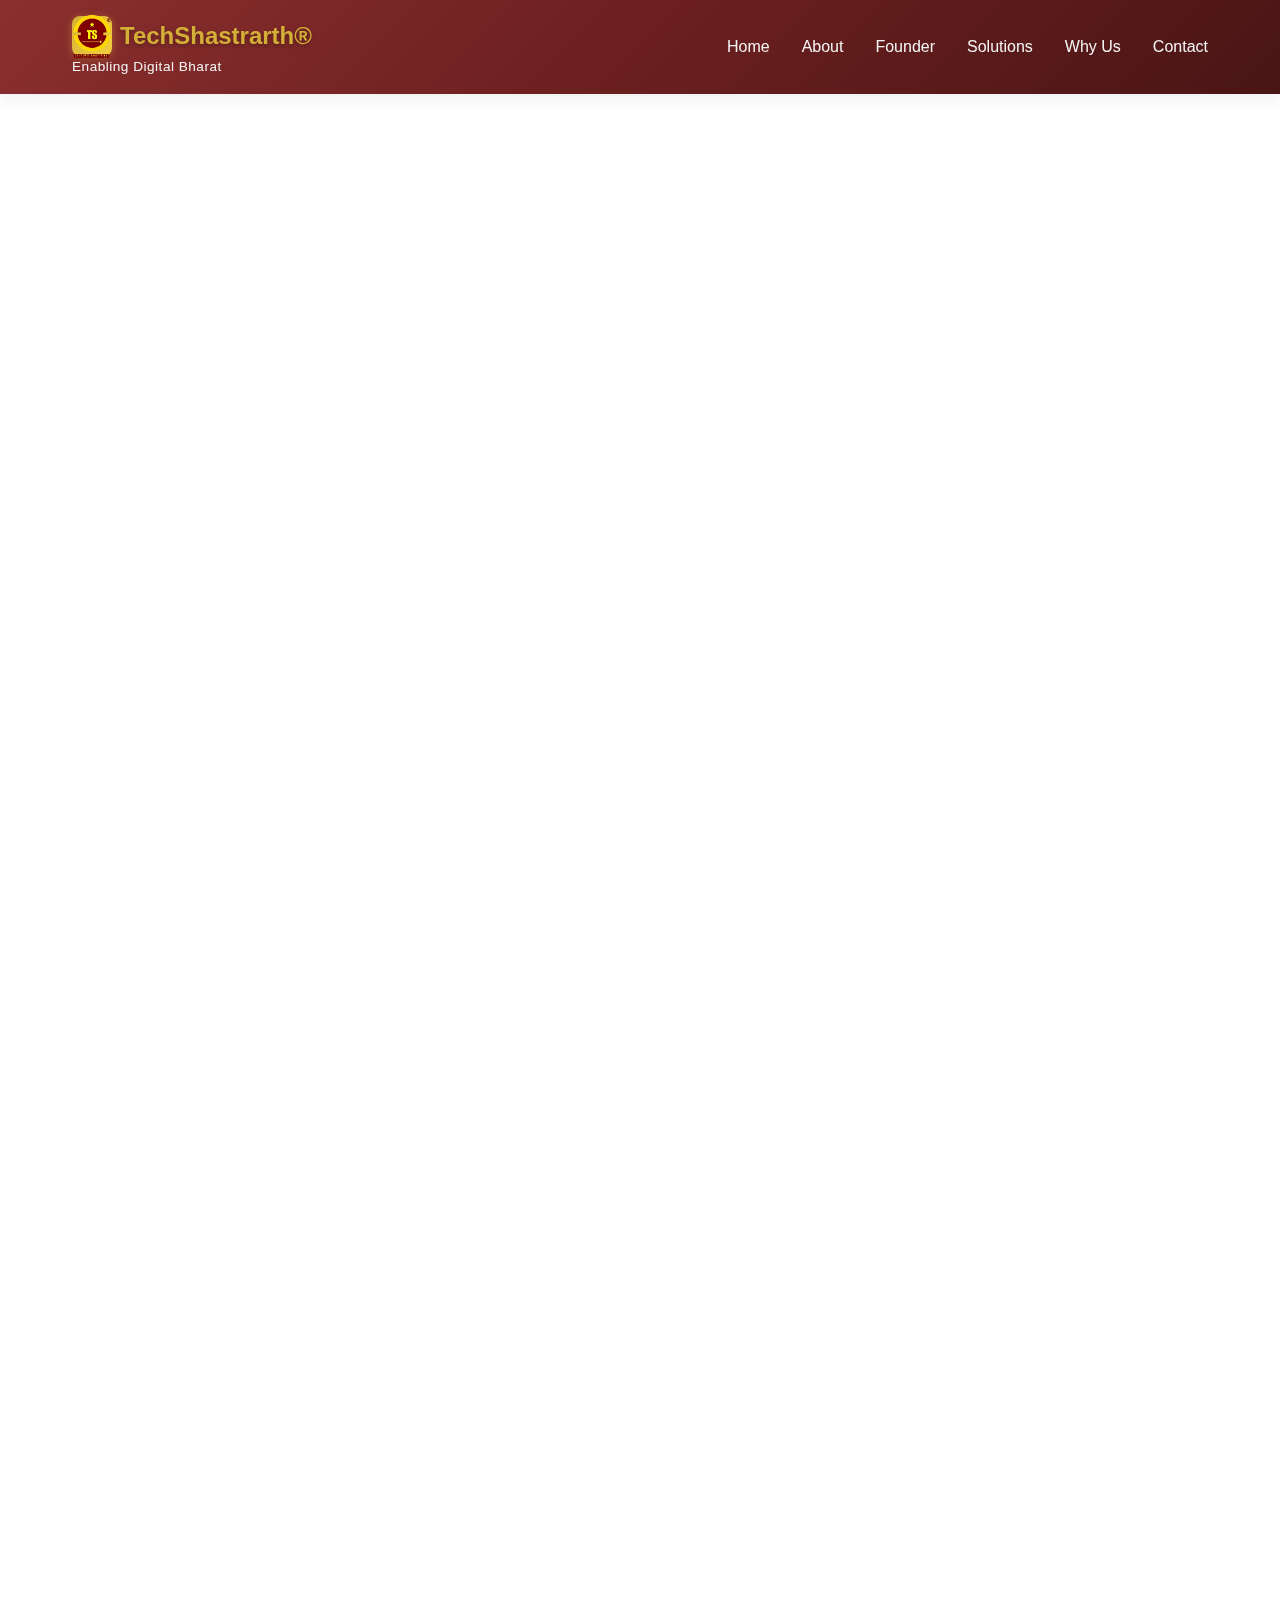
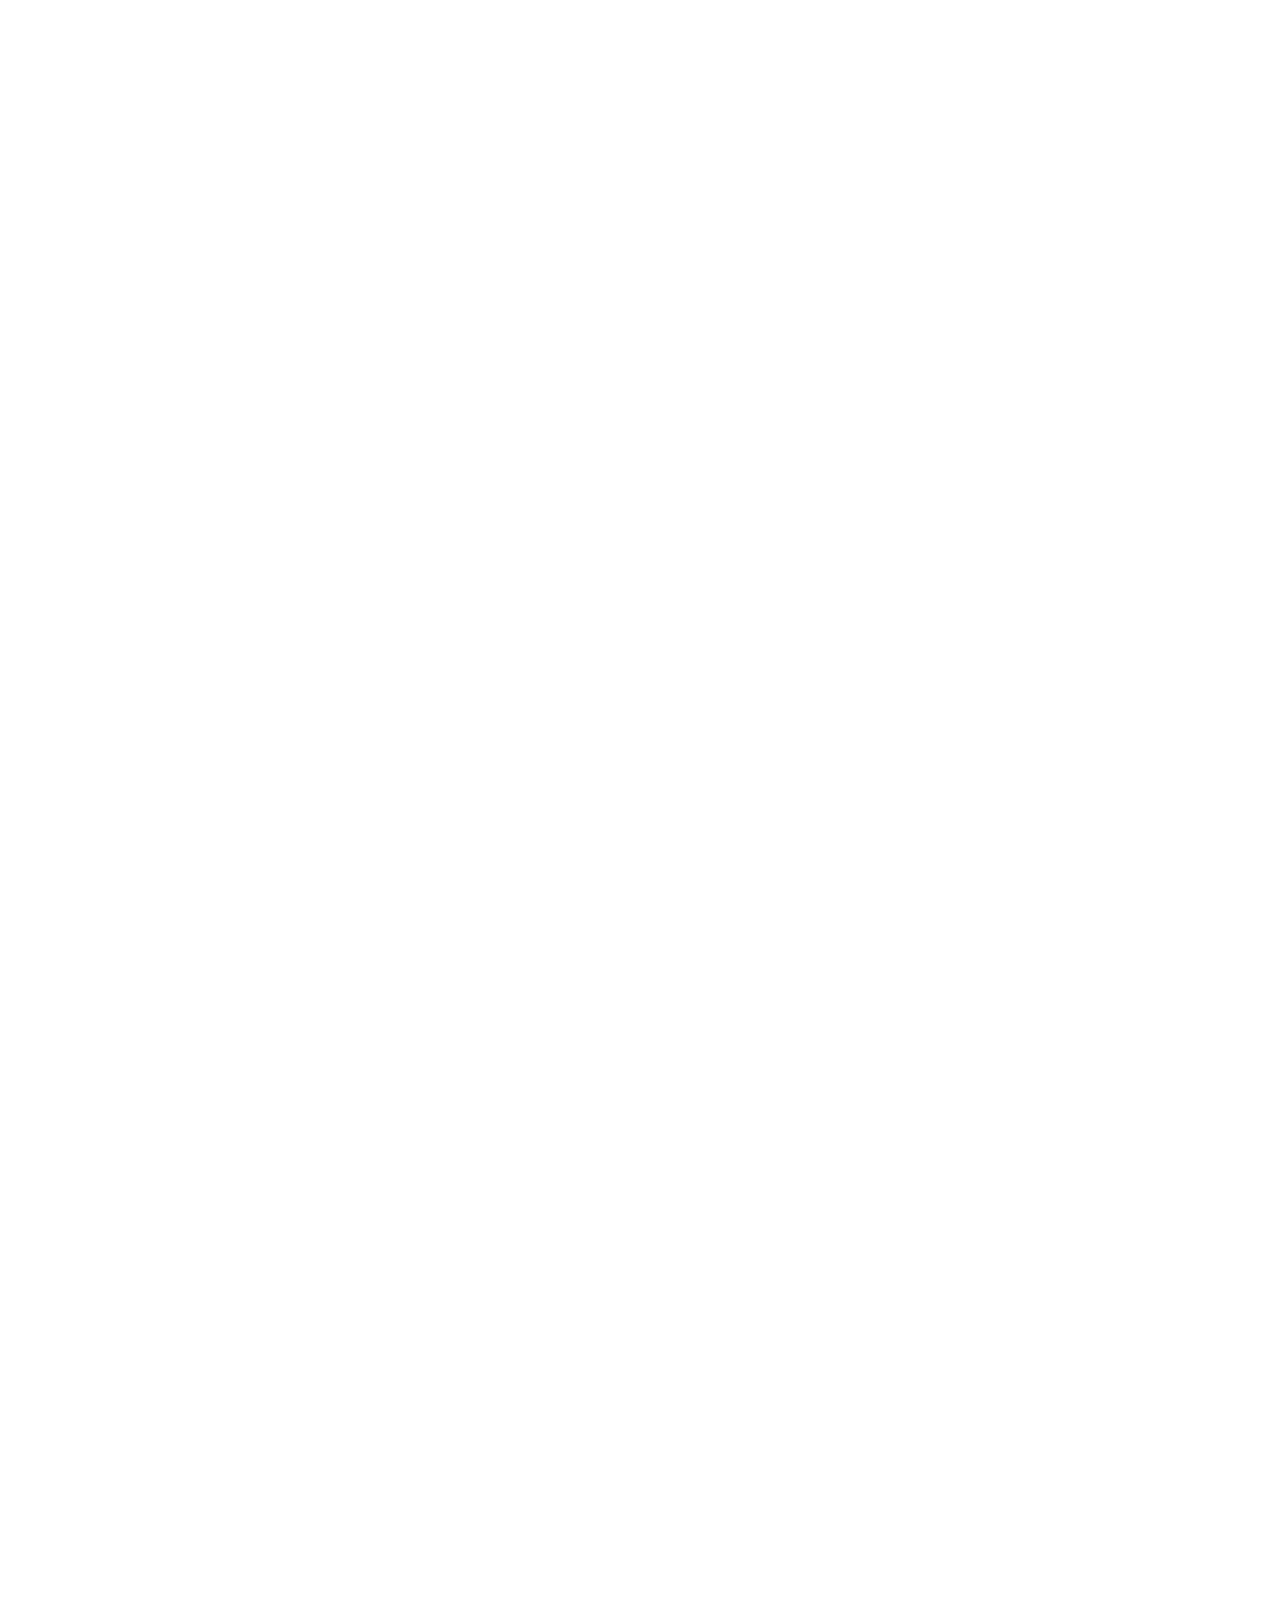
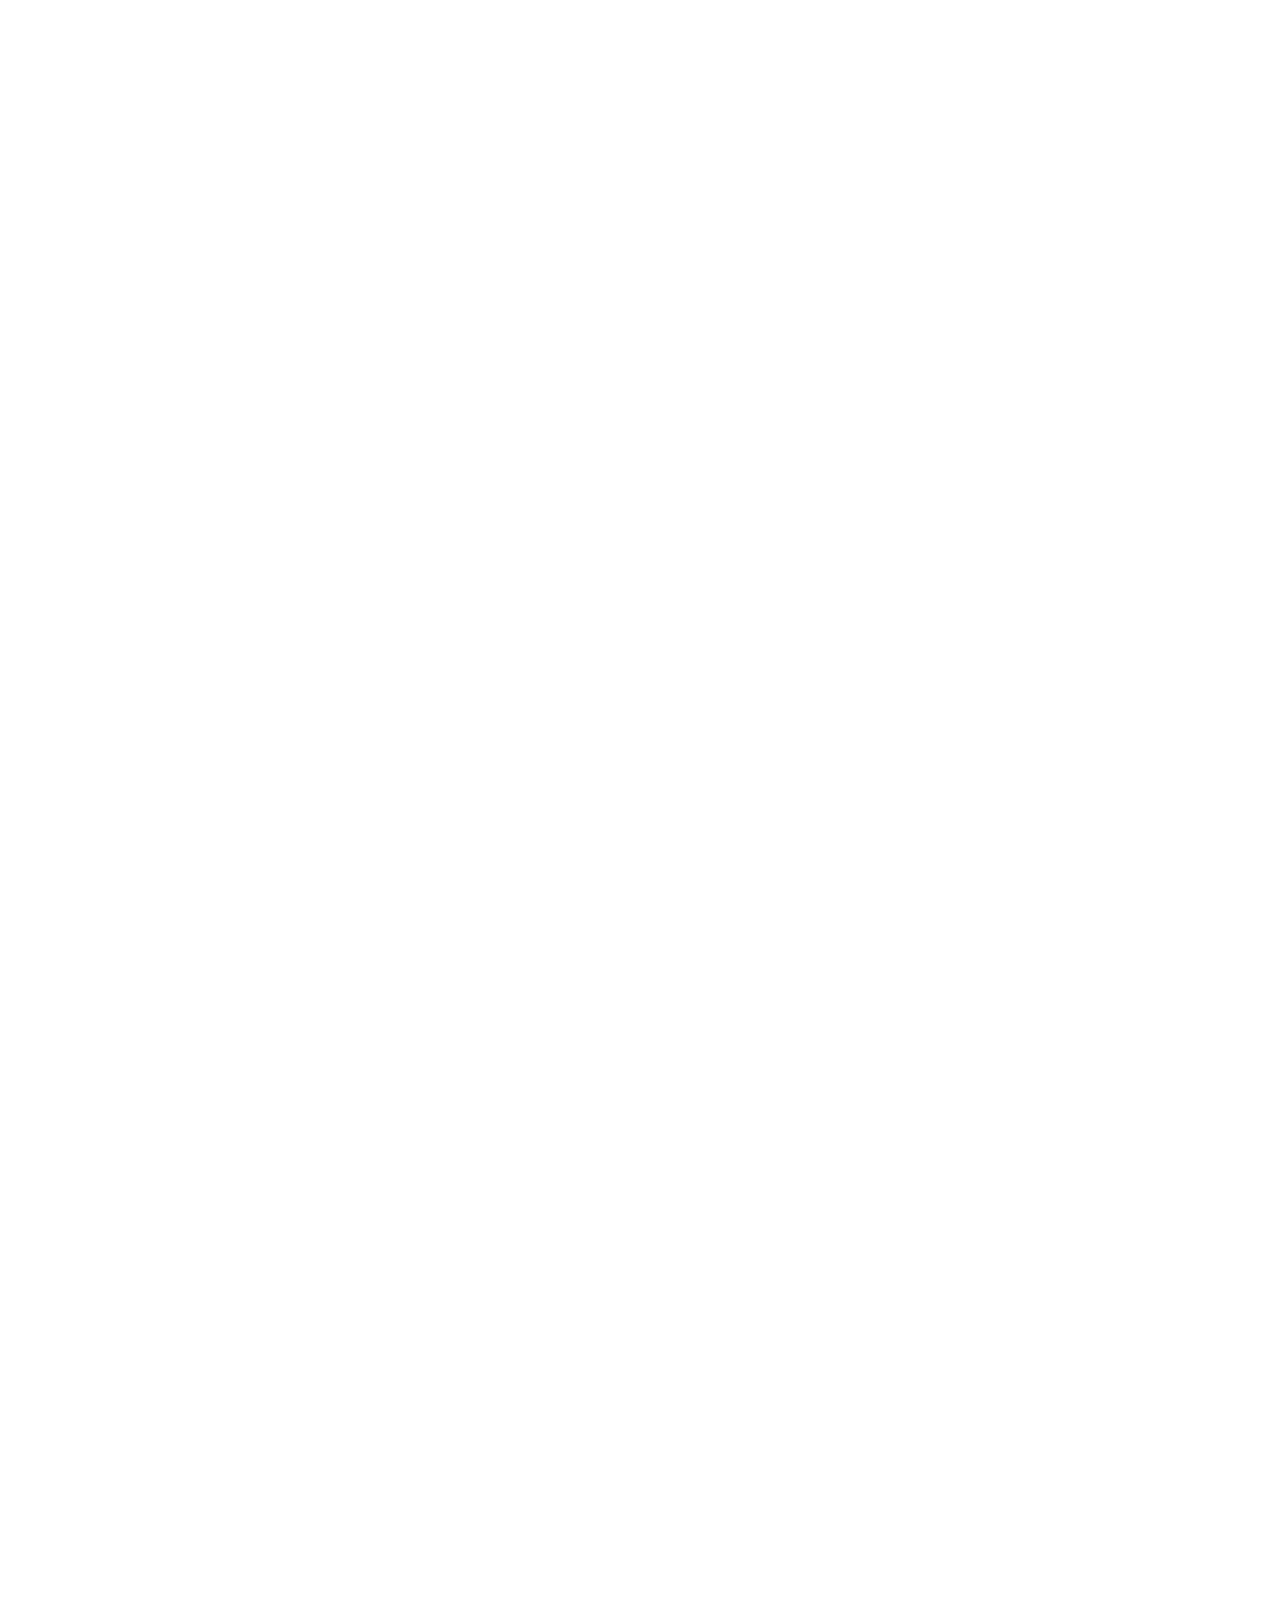
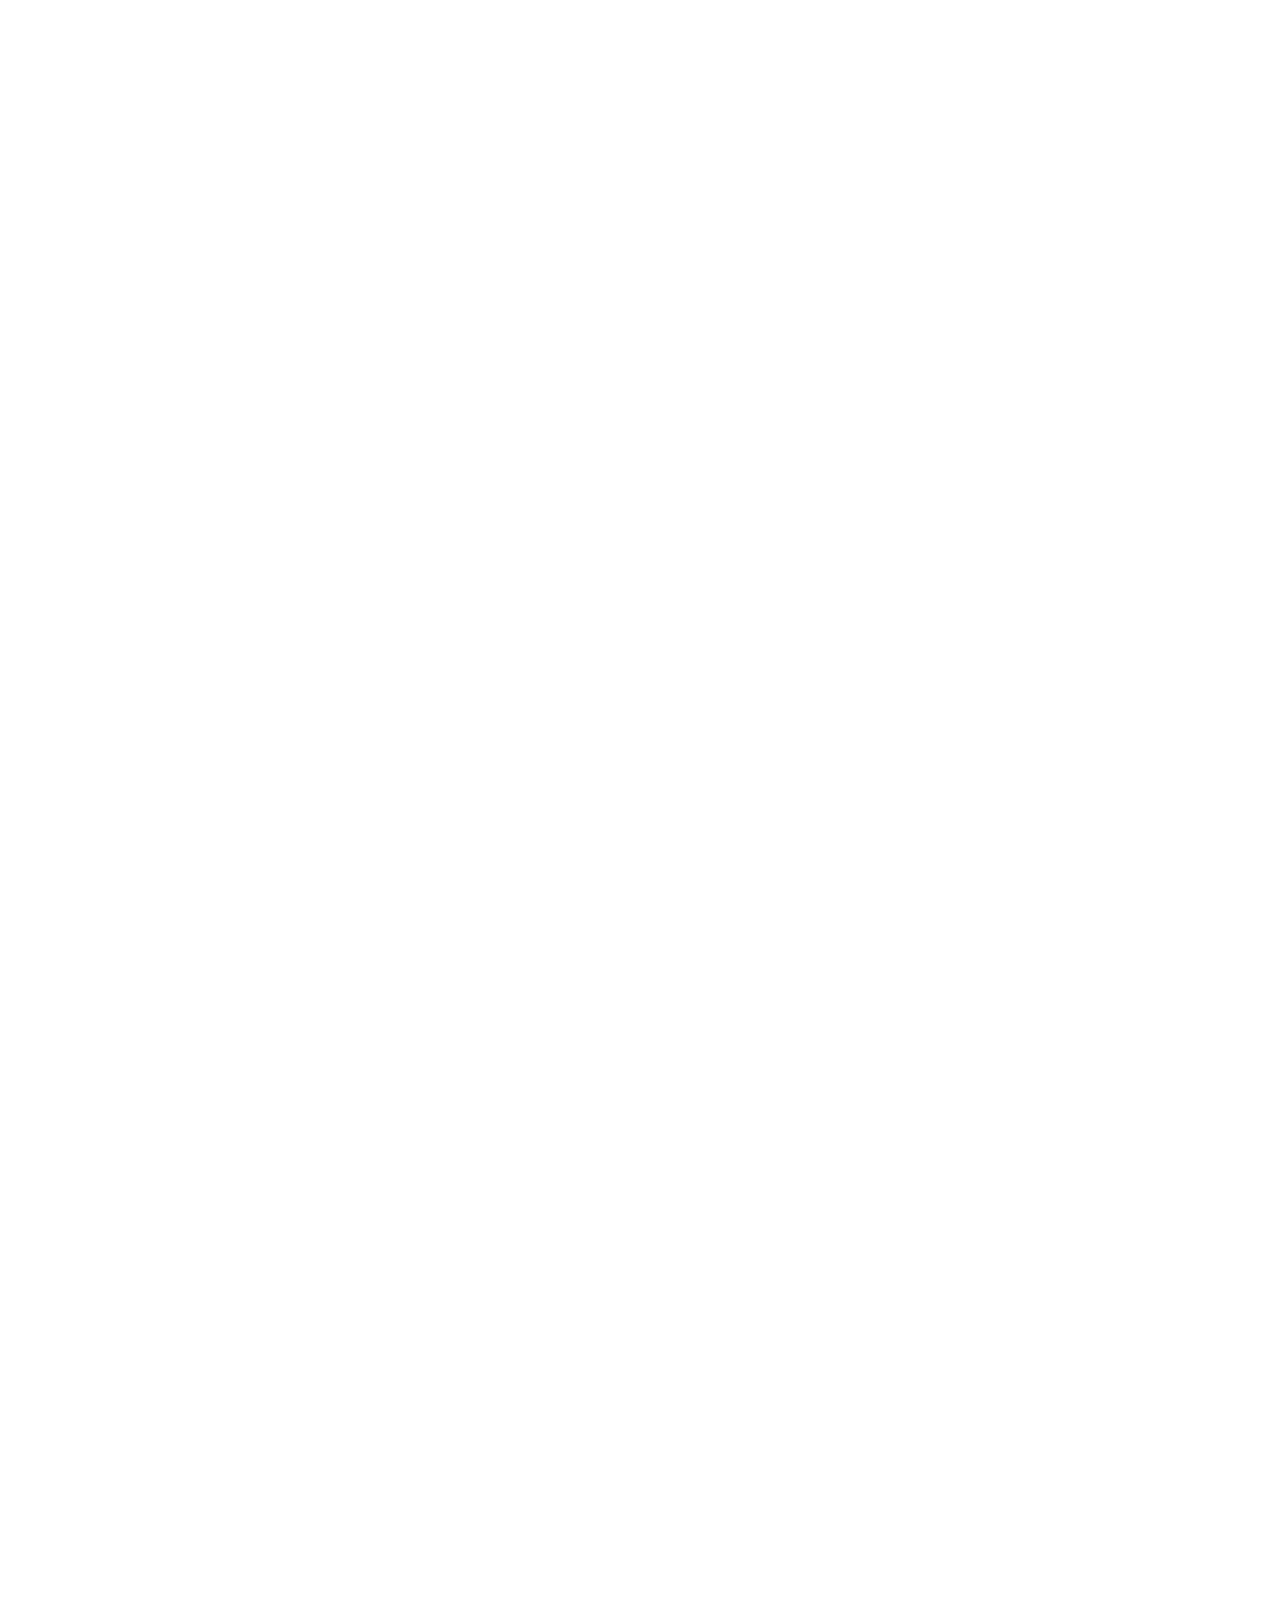
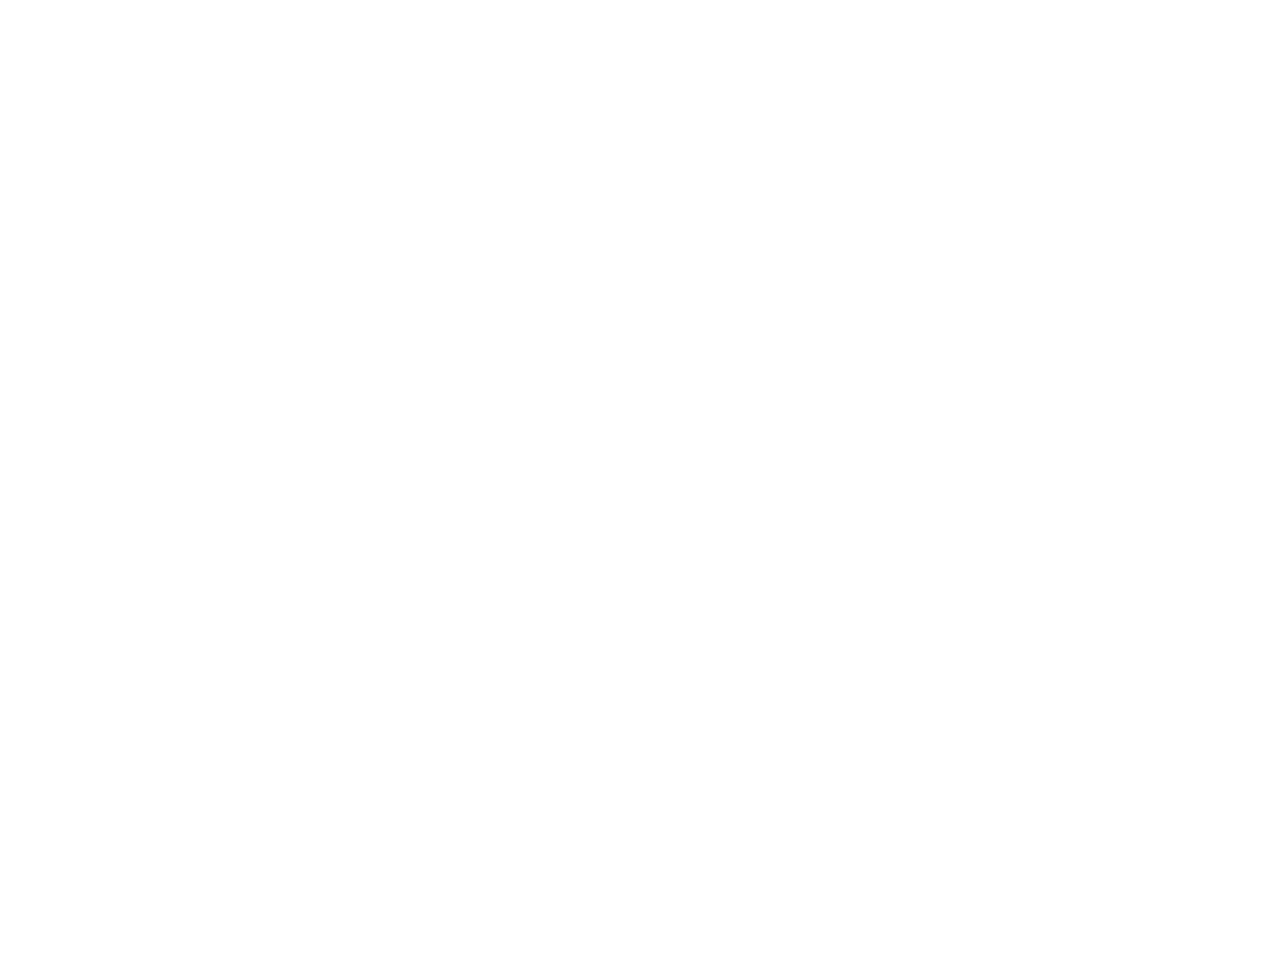
<file: index.html>
<!DOCTYPE html>
<html lang="en">
<head>
    <meta charset="UTF-8">
    <meta name="viewport" content="width=device-width, initial-scale=1.0">
    <title>TechShastrarth® - Enabling Digital Bharat</title> 
    <style>
        * {
            margin: 0;
            padding: 0;
            box-sizing: border-box;
        }

        body {
            font-family: 'Segoe UI', Tahoma, Geneva, Verdana, sans-serif;
            line-height: 1.6;
            color: #333;
            overflow-x: hidden;
        }

        /* Navigation */
        nav {
/*            background: rgba(107, 31, 31, 0.95);*/
            background: linear-gradient(135deg, #8b2f2f 0%, #6b1f1f 50%, #4a1515 100%);;
            backdrop-filter: blur(10px);
            padding: 1rem 0;
            position: fixed;
            width: 100%;
            top: 0;
            z-index: 1000;
            box-shadow: 0 0 20px rgba(0,0,0,0.1);
            transition: all 0.3s ease;
        }

        nav.scrolled {
            padding: 0.7rem 0;
            background: rgba(107, 31, 31, 0.98);
        }

        .nav-container {
            max-width: 1200px;
            margin: 0 auto;
            display: flex;
            justify-content: space-between;
            align-items: center;
            padding: 0 2rem;
        }

        .logo {
            font-size: 1.5rem;
            font-weight: bold;
            color: #d4af37;
            text-shadow: 0 2px 4px rgba(0,0,0,0.3);
            animation: fadeInLeft 0.8s ease;
            display: flex;
            align-items: center;
            gap: 0.5rem;
        }

        .logo-icon {
            width: 40px;
            height: 40px;
            background: linear-gradient(135deg, #d4af37, #f4d03f);
            border-radius: 8px;
            display: flex;
            align-items: center;
            justify-content: center;
            font-size: 1.5rem;
            box-shadow: 0 2px 8px rgba(212, 175, 55, 0.4);
        }

        .tagline {
            font-size: 0.85rem;
            color: #f5f5f5;
            font-weight: 300;
            letter-spacing: 0.5px;
        }

        .nav-links {
            display: flex;
            gap: 2rem;
            list-style: none;
            animation: fadeInRight 0.8s ease;
        }

        .nav-links a {
            color: #f5f5f5;
            text-decoration: none;
            transition: all 0.3s;
            font-weight: 500;
            position: relative;
            padding: 5px 0;
        }

        .nav-links a::after {
            content: '';
            position: absolute;
            bottom: 0;
            left: 50%;
            width: 0;
            height: 2px;
            background: #d4af37;
            transition: all 0.3s;
            transform: translateX(-50%);
        }

        .nav-links a:hover::after {
            width: 100%;
        }

        .nav-links a:hover {
            color: #d4af37;
        }

        /* Hero Section */
        .hero {
            background: linear-gradient(135deg, #8b2f2f 0%, #6b1f1f 50%, #4a1515 100%);
            max-width: 100%;
            color: white;
            padding: 10rem 2rem 5rem;
            text-align: center;
            margin-top: 60px;
            position: relative;
            overflow: hidden;
        }

        .hero::before {
            content: '';
            position: absolute;
            top: 0;
            left: 0;
            right: 0;
            bottom: 0;
            background: url('data:image/svg+xml,<svg width="100" height="100" xmlns="http://www.w3.org/2000/svg"><rect width="2" height="2" fill="rgba(212,175,55,0.1)"/></svg>');
            opacity: 0.3;
            animation: float 20s linear infinite;
        }

        @keyframes float {
            0% { transform: translate(0, 0); }
            100% { transform: translate(100px, 100px); }
        }

        .hero-content {
            position: relative;
            z-index: 1;
        }

        .hero h1 {
            font-size: 3rem;
            margin-bottom: 1.5rem;
            font-weight: 700;
            line-height: 1.2;
            animation: fadeInUp 1s ease;
            text-shadow: 0 4px 8px rgba(0,0,0,0.3);
        }

        .hero p {
            font-size: 1.2rem;
            max-width: 900px;
            margin: 0 auto 4rem;
            line-height: 1.8;
            color: #f5f5f5;
            animation: fadeInUp 1s ease 0.2s both;
        }

        .highlights {
            display: grid;
            grid-template-columns: repeat(auto-fit, minmax(300px, 1fr));
            gap: 2rem;
            max-width: 1200px;
            margin: 0 auto;
            padding: 0 2rem;
        }

        .highlight-box {
            background: rgba(255, 255, 255, 0.98);
            padding: 2.5rem;
            border-radius: 12px;
            box-shadow: 0 8px 30px rgba(0,0,0,0.15);
            transition: all 0.4s cubic-bezier(0.4, 0, 0.2, 1);
            position: relative;
            overflow: hidden;
            animation: fadeInUp 1s ease both;
        }

        .highlight-box:nth-child(1) { animation-delay: 0.3s; }
        .highlight-box:nth-child(2) { animation-delay: 0.4s; }
        .highlight-box:nth-child(3) { animation-delay: 0.5s; }

        .highlight-box::before {
            content: '';
            position: absolute;
            top: 0;
            left: 0;
            width: 100%;
            height: 4px;
            background: linear-gradient(90deg, #d4af37, #f4d03f);
            transform: scaleX(0);
            transition: transform 0.4s;
        }

        .highlight-box::after {
            content: '';
            position: absolute;
            top: -50%;
            right: -50%;
            width: 200%;
            height: 200%;
            background: radial-gradient(circle, rgba(212, 175, 55, 0.15) 0%, transparent 70%);
            opacity: 0;
            transition: opacity 0.4s;
        }

        .highlight-box:hover::before {
            transform: scaleX(1);
        }

        .highlight-box:hover::after {
            opacity: 1;
        }

        .highlight-box:hover {
            transform: translateY(-10px) scale(1.02);
            box-shadow: 0 15px 40px rgba(212, 175, 55, 0.3);
        }

        .highlight-icon {
            font-size: 3.5rem;
            margin-bottom: 1.5rem;
            display: block;
            background: linear-gradient(135deg, #6b1f1f, #8b2f2f);
            width: 80px;
            height: 80px;
            border-radius: 50%;
            display: flex;
            align-items: center;
            justify-content: center;
            margin: 0 auto 1.5rem;
            box-shadow: 0 4px 15px rgba(107, 31, 31, 0.3);
            transition: all 0.3s;
        }

        .highlight-box:hover .highlight-icon {
            transform: scale(1.1) rotate(5deg);
            box-shadow: 0 6px 20px rgba(212, 175, 55, 0.5);
        }

        .highlight-icon svg {
            width: 45px;
            height: 45px;
            fill: #d4af37;
        }

        .highlight-box h3 {
            color: #6b1f1f;
            margin-bottom: 1rem;
            font-size: 1.4rem;
            font-weight: 600;
        }

        .highlight-box p {
            color: #555;
            font-size: 1rem;
            line-height: 1.7;
        }

        /* Section Styles */
        section {
            padding: 5rem 2rem;
            max-width: 1200px;
            margin: 0 auto;
            opacity: 0;
            animation: fadeIn 0.8s ease forwards;
        }

        .section-alt {
            background: linear-gradient(to bottom, #f9f9f9, #ffffff);
            margin: 0;
            max-width: 100%;
            padding: 5rem 2rem;
            position: relative;
        }

        .section-dark {
            background: linear-gradient(135deg, #6b1f1f 0%, #8b2f2f 50%, #6b1f1f 100%);
            color: white;
            margin: 0;
            max-width: 100%;
            padding: 5rem 2rem;
            position: relative;
            overflow: hidden;
        }

        .section-dark::before {
            content: '';
            position: absolute;
            top: -50%;
            right: -50%;
            width: 100%;
            height: 100%;
            background: radial-gradient(circle, rgba(212, 175, 55, 0.1) 0%, transparent 70%);
        }

        h2 {
            font-size: 2.5rem;
            margin-bottom: 3rem;
            color: #6b1f1f;
            text-align: center;
            font-weight: 700;
            position: relative;
            display: inline-block;
            left: 50%;
            transform: translateX(-50%);
        }

        h2::after {
            content: '';
            position: absolute;
            bottom: -10px;
            left: 50%;
            transform: translateX(-50%);
            width: 80px;
            height: 4px;
            background: linear-gradient(90deg, transparent, #d4af37, transparent);
            border-radius: 2px;
        }

        .section-dark h2 {
            color: #d4af37;
        }

        /* About Content */
        .about-grid {
            display: grid;
            grid-template-columns: repeat(auto-fit, minmax(250px, 1fr));
            gap: 2rem;
            margin-top: 3rem;
        }

        .about-card {
            background: white;
            padding: 2.5rem;
            border-radius: 12px;
            box-shadow: 0 5px 20px rgba(0,0,0,0.08);
            transition: all 0.3s;
            border-left: 4px solid transparent;
        }

        .about-card:hover {
            transform: translateY(-5px);
            box-shadow: 0 10px 30px rgba(0,0,0,0.15);
            border-left-color: #d4af37;
        }

        .about-card h3 {
            color: #6b1f1f;
            margin-bottom: 1rem;
            font-size: 1.5rem;
        }

        .about-card p {
            color: #555;
            line-height: 1.8;
        }

        .edge-list {
            list-style: none;
            margin-top: 1rem;
        }

        .edge-list li {
            padding: 0.7rem 0;
            padding-left: 2.5rem;
            position: relative;
            font-size: 1.05rem;
            color: #555;
            transition: all 0.3s;
        }

        .edge-list li:hover {
            color: #6b1f1f;
            padding-left: 3rem;
        }

        .edge-list li:before {
            content: "✓";
            position: absolute;
            left: 0;
            color: #d4af37;
            font-weight: bold;
            font-size: 1.5rem;
            transition: all 0.3s;
        }

        .edge-list li:hover:before {
            transform: scale(1.2);
        }

        /* Founder Message */
        .founder-message {
            background: linear-gradient(135deg, #ffffff 0%, #f9f9f9 100%);
            padding: 3.5rem;
            border-left: 6px solid #d4af37;
            border-radius: 12px;
            box-shadow: 0 8px 30px rgba(0,0,0,0.1);
            max-width: 900px;
            margin: 0 auto;
            font-style: italic;
            line-height: 2;
            color: #444;
            position: relative;
            transition: all 0.3s;
        }

        .founder-message:hover {
            box-shadow: 0 12px 40px rgba(0,0,0,0.15);
            transform: scale(1.01);
        }

        .founder-message::before {
            content: '"';
            position: absolute;
            top: 20px;
            left: 20px;
            font-size: 5rem;
            color: rgba(212, 175, 55, 0.2);
            font-family: Georgia, serif;
        }

        .founder-name {
            margin-top: 2rem;
            font-weight: 600;
            color: #6b1f1f;
            font-style: normal;
            font-size: 1.1rem;
        }

        /* Solutions Grid */
        .solutions-intro {
            text-align: center;
            font-size: 1.3rem;
            margin-bottom: 3rem;
            color: #f5f5f5;
            max-width: 800px;
            margin-left: auto;
            margin-right: auto;
        }

        .solutions-grid {
            display: grid;
            gap: 2.5rem;
            margin-top: 3rem;
        }

        .solution-card {
            background: white;
            padding: 3rem;
            border-radius: 12px;
            box-shadow: 0 8px 30px rgba(0,0,0,0.1);
            transition: all 0.4s cubic-bezier(0.4, 0, 0.2, 1);
            position: relative;
            overflow: hidden;
        }

        .solution-card::before {
            content: '';
            position: absolute;
            top: 0;
            left: -100%;
            width: 100%;
            height: 100%;
            background: linear-gradient(90deg, transparent, rgba(212, 175, 55, 0.1), transparent);
            transition: left 0.5s;
        }

        .solution-card:hover::before {
            left: 100%;
        }

        .solution-card:hover {
            transform: translateX(10px);
            box-shadow: 0 15px 50px rgba(0,0,0,0.2);
        }

        .solution-card h3 {
            color: #6b1f1f;
            margin-bottom: 0.8rem;
            font-size: 1.6rem;
            display: flex;
            align-items: center;
            gap: 0.5rem;
        }

        .solution-number {
            background: linear-gradient(135deg, #d4af37, #f4d03f);
            width: 35px;
            height: 35px;
            border-radius: 50%;
            display: flex;
            align-items: center;
            justify-content: center;
            font-size: 1rem;
            color: white;
            font-weight: bold;
        }

        .solution-card h4 {
            color: #d4af37;
            margin-bottom: 1.2rem;
            font-size: 1.15rem;
            font-weight: 500;
        }

        .solution-card p {
            color: #555;
            line-height: 1.8;
        }

        /* Value Table */
        .why-grid {
    display: grid;
    grid-template-columns: repeat(auto-fit, minmax(250px, 1fr)); /* automatically fit cards */
    gap: 2rem;
    margin-top: 3rem;
}
.why-card {
    display: flex;
    flex-direction: column; /* stack content vertically */
    align-items: center;    /* center horizontally */
    justify-content: flex-start; /* start from top */
    background: white;
    padding: 2.5rem;
    border-radius: 12px;
    box-shadow: 0 8px 30px rgba(0,0,0,0.1);
    transition: all 0.4s;
    position: relative;
    overflow: hidden;
    text-align: center; /* center text */
}


/*        .why-grid {
            display: grid;
            flex-wrap: nowrap;
            justify-content: space-between;
            grid-template-columns: repeat(auto-fit, minmax(300px, 1fr));
            gap: 2rem;
            margin-top: 3rem;
        }

        .why-card {
            background: white;
            padding: 2.5rem;
            border-radius: 12px;
            box-shadow: 0 8px 30px rgba(0,0,0,0.1);
            transition: all 0.4s;
            position: relative;
            overflow: hidden;
        }*/

        .why-card::before {
            content: '';
            position: absolute;
            top: 0;
            left: 0;
            width: 4px;
            height: 0;
            background: linear-gradient(to bottom, #d4af37, #f4d03f);
            transition: height 0.4s;
        }

        .why-card:hover::before {
            height: 100%;
        }

        .why-card:hover {
            transform: translateY(-8px);
            box-shadow: 0 15px 50px rgba(212, 175, 55, 0.3);
        }

        .why-icon {
            width: 70px;
            height: 70px;
            margin-bottom: 1.5rem;
            display: inline-flex;
            align-items: center;
            justify-content: center;
            background: linear-gradient(135deg, #6b1f1f, #8b2f2f);
            border-radius: 50%;
            box-shadow: 0 4px 15px rgba(107, 31, 31, 0.3);
            transition: all 0.3s;
        }

        .why-icon svg {
            width: 40px;
            height: 40px;
            fill: #d4af37;
        }

        .why-card:hover .why-icon {
            transform: scale(1.15) rotate(5deg);
            box-shadow: 0 6px 20px rgba(212, 175, 55, 0.5);
        }

        .why-content h3 {
            color: #6b1f1f;
            font-size: 1.3rem;
            margin-bottom: 1rem;
        }

        .challenge {
            background: linear-gradient(135deg, #ffe5e5, #ffd5d5);
            padding: 1rem;
            border-radius: 8px;
            color: #6b1f1f;
            font-weight: 500;
            margin: 1rem 0;
            border-left: 3px solid #8b2f2f;
        }

        .arrow {
            text-align: center;
            font-size: 2rem;
            color: #d4af37;
            margin: 1rem 0;
            font-weight: bold;
            animation: bounce 2s infinite;
        }

        @keyframes bounce {
            0%, 100% { transform: translateX(0); }
            50% { transform: translateX(10px); }
        }

        .solution {
            background: linear-gradient(135deg, #fff8e5, #fff0cc);
            padding: 1rem;
            border-radius: 8px;
            color: #6b1f1f;
            font-weight: 500;
            margin: 1rem 0;
            border-left: 3px solid #d4af37;
        }

        .value-badge {
            background: linear-gradient(135deg, #6b1f1f, #8b2f2f);
            color: white;
            padding: 0.8rem 1.2rem;
            border-radius: 25px;
            text-align: center;
            margin-top: 1.5rem;
            font-weight: 600;
            box-shadow: 0 4px 15px rgba(107, 31, 31, 0.3);
        }

        .table-container {
            overflow-x: auto;
            margin-top: 3rem;
        }

        .value-table {
            width: 100%;
            background: white;
            border-radius: 12px;
            overflow: hidden;
            box-shadow: 0 8px 30px rgba(0,0,0,0.1);
        }

        .value-table thead {
            background: linear-gradient(135deg, #6b1f1f, #8b2f2f);
            color: white;
        }

        .value-table th {
            padding: 1.5rem;
            text-align: left;
            font-weight: 600;
            font-size: 1.1rem;
        }

        .value-table td {
            padding: 1.5rem;
            border-bottom: 1px solid #eee;
            transition: all 0.3s;
        }

        .value-table tbody tr {
            transition: all 0.3s;
        }

        .value-table tbody tr:hover {
            background: linear-gradient(90deg, rgba(212, 175, 55, 0.05), transparent);
            transform: scale(1.01);
        }

        .value-table tbody tr:hover td {
            color: #6b1f1f;
            font-weight: 500;
        }

        /* Testimonial */
        .testimonial {
            background: linear-gradient(135deg, #ffffff, #f9f9f9);
            padding: 3.5rem;
            border-radius: 12px;
            box-shadow: 0 8px 30px rgba(0,0,0,0.1);
            max-width: 800px;
            margin: 3rem auto;
            text-align: center;
            font-size: 1.3rem;
            font-style: italic;
            color: #444;
            line-height: 1.9;
            position: relative;
            transition: all 0.3s;
        }

        .testimonial:hover {
            transform: scale(1.02);
            box-shadow: 0 12px 40px rgba(212, 175, 55, 0.2);
        }

        .testimonial::before {
            content: '★★★★★';
            display: block;
            color: #d4af37;
            font-size: 1.5rem;
            margin-bottom: 1rem;
            font-style: normal;
        }

.client-logos {
  text-align: center;
  margin-top: 3rem;
  padding: 3rem;
  background: linear-gradient(to right, transparent, rgba(212, 175, 55, 0.1), transparent);
  border-radius: 8px;
  overflow: hidden;
}

.client-logos h3 {
  color: #6b1f1f;
  font-size: 1.3rem;
  margin-bottom: 2rem;
}

/* ✅ Smooth horizontal scroll container */
.logo-track {
  display: flex;
  align-items: center;
  gap: 2rem;
  width: max-content;
  animation: scroll-left 30s linear infinite;
}

/* ✅ Individual logo cards (your same style) */
.client-logo-item {
  background: white;
  padding: 2rem 1.5rem;
  border-radius: 8px;
  box-shadow: 0 4px 15px rgba(0,0,0,0.08);
  display: flex;
  align-items: center;
  justify-content: center;
  min-width: 180px;
  text-align: center;
  flex-shrink: 0;
  transition: all 0.3s;
}

.client-logo-item:hover {
  transform: translateY(-5px);
  box-shadow: 0 8px 25px rgba(212, 175, 55, 0.3);
}

/* ✅ Logo image size */
.client-logo-item img {
  width: 140px;
  height: 80px;
  object-fit: contain;
  filter: grayscale(100%);
  transition: transform 0.3s ease, filter 0.3s ease;
}

.client-logo-item img:hover {
  transform: scale(1.05);
  filter: grayscale(0%);
}

/* ✅ The key to smooth infinite scrolling */
@keyframes scroll-left {
  0% {
    transform: translateX(0);
  }
  100% {
    transform: translateX(-50%);
  }
}

/* Optional: pause on hover */
.client-logos:hover .logo-track {
  animation-play-state: paused;
}


/* ✅ Logo cards (your original style kept) */
.client-logo-item {
  background: white;
  padding: 2rem 1.5rem;
  border-radius: 8px;
  box-shadow: 0 4px 15px rgba(0,0,0,0.08);
  transition: all 0.3s;
  display: flex;
  align-items: center;
  justify-content: center;
  min-width: 180px;
  text-align: center;
  flex-shrink: 0; /* prevents shrinking when many logos are added */
}

.client-logo-item:hover {
  transform: translateY(-5px);
  box-shadow: 0 8px 25px rgba(212, 175, 55, 0.3);
}

/* ✅ Uniform logo image sizing */
.client-logo-item img {
  width: 140px;
  height: 80px;
  object-fit: contain;
  transition: transform 0.3s ease, filter 0.3s ease;
  filter: grayscale(100%);
}

.client-logo-item img:hover {
  transform: scale(1.05);
  filter: grayscale(0%);
}

/* ✅ Continuous horizontal scroll animation */
@keyframes scroll-left {
  0% { transform: translateX(0); }
  100% { transform: translateX(-50%); }
}

/* Optional: pause when hovered */
.client-logos:hover .logo-track {
  animation-play-state: paused;
}

        /* Contact Section */
        .contact-wrapper {
            max-width: 900px;
            margin: 3rem auto 0;
            background: white;
            border-radius: 12px;
            padding: 3rem;
            box-shadow: 0 8px 30px rgba(0,0,0,0.15);
        }

        .contact-grid {
            display: grid;
            gap: 2rem;
        }

        .contact-row {
            display: flex;
            align-items: center;
            gap: 1.5rem;
            padding: 1.5rem;
            background: linear-gradient(to right, rgba(212, 175, 55, 0.05), transparent);
            border-radius: 8px;
            border-left: 4px solid #d4af37;
            transition: all 0.3s;
        }

        .contact-row:hover {
            background: linear-gradient(to right, rgba(212, 175, 55, 0.1), transparent);
            transform: translateX(5px);
        }

        .contact-icon-box {
            width: 60px;
            height: 60px;
            background: linear-gradient(135deg, #6b1f1f, #8b2f2f);
            border-radius: 50%;
            display: flex;
            align-items: center;
            justify-content: center;
            flex-shrink: 0;
            box-shadow: 0 4px 15px rgba(107, 31, 31, 0.3);
        }

        .contact-icon-box svg {
            width: 30px;
            height: 30px;
            fill: #d4af37;
        }

        .contact-details {
            flex: 1;
        }

        .contact-label {
            font-size: 0.9rem;
            color: #888;
            margin-bottom: 0.3rem;
            text-transform: uppercase;
            letter-spacing: 0.5px;
        }

        .contact-value {
            font-size: 1.2rem;
            color: #6b1f1f;
            font-weight: 600;
        }

        .contact-value a {
            color: #6b1f1f;
            text-decoration: none;
            transition: all 0.3s;
        }

        .contact-value a:hover {
            color: #d4af37;
        }

        .contact-info {
            display: grid;
            grid-template-columns: repeat(auto-fit, minmax(280px, 1fr));
            gap: 2.5rem;
            margin-top: 3rem;
            max-width: 900px;
            margin-left: auto;
            margin-right: auto;
        }

        .contact-item {
            text-align: center;
            padding: 3rem 2rem;
            background: white;
            border-radius: 12px;
            box-shadow: 0 8px 30px rgba(0,0,0,0.1);
            transition: all 0.4s;
            position: relative;
            overflow: hidden;
        }

        .contact-item::before {
            content: '';
            position: absolute;
            top: 0;
            left: 0;
            right: 0;
            height: 4px;
            background: linear-gradient(90deg, #d4af37, #f4d03f);
            transform: scaleX(0);
            transition: transform 0.4s;
        }

        .contact-item:hover::before {
            transform: scaleX(1);
        }

        .contact-item:hover {
            transform: translateY(-10px);
            box-shadow: 0 15px 50px rgba(212, 175, 55, 0.3);
        }

        .contact-item h3 {
            color: #6b1f1f;
            margin-bottom: 1rem;
            font-size: 1.5rem;
        }

        .contact-item p {
            color: #555;
            font-size: 1.1rem;
        }

        .contact-item a {
            color: #d4af37;
            text-decoration: none;
            font-weight: 500;
            transition: all 0.3s;
        }

        .contact-item a:hover {
            color: #6b1f1f;
            text-decoration: underline;
        }

        /* Footer */
        footer {
            background: linear-gradient(135deg, #1a1a1a, #2a2a2a);
            color: white;
            text-align: center;
            padding: 2.5rem;
            margin-top: 0;
            position: relative;
            overflow: hidden;
        }

        footer::before {
            content: '';
            position: absolute;
            top: 0;
            left: 0;
            right: 0;
            height: 2px;
            background: linear-gradient(90deg, transparent, #d4af37, transparent);
        }

        footer p {
            color: #ccc;
            font-size: 1rem;
        }

        /* Animations */
        @keyframes fadeIn {
            from {
                opacity: 0;
            }
            to {
                opacity: 1;
            }
        }

        @keyframes fadeInUp {
            from {
                opacity: 0;
                transform: translateY(30px);
            }
            to {
                opacity: 1;
                transform: translateY(0);
            }
        }

        @keyframes fadeInLeft {
            from {
                opacity: 0;
                transform: translateX(-30px);
            }
            to {
                opacity: 1;
                transform: translateX(0);
            }
        }

        @keyframes fadeInRight {
            from {
                opacity: 0;
                transform: translateX(30px);
            }
            to {
                opacity: 1;
                transform: translateX(0);
            }
        }

        /* Smooth Scroll */
        html {
            scroll-behavior: smooth;
        }

        /* Responsive */
        @media (max-width: 768px) {
            .nav-links {
                display: none;
            }

            .hero h1 {
                font-size: 2rem;
            }

            .hero p {
                font-size: 1rem;
            }

            h2 {
                font-size: 2rem;
            }

            .highlight-box,
            .solution-card,
            .contact-item {
                padding: 2rem;
            }
        }

        /* Scroll Progress Bar */
        .scroll-progress {
            position: fixed;
            top: 0;
            left: 0;
            width: 0%;
            height: 3px;
            background: linear-gradient(90deg, #d4af37, #f4d03f);
            z-index: 10000;
            transition: width 0.1s;
        }
    </style>
</head>
<body>
    <div class="scroll-progress" id="scrollProgress"></div>

    <!-- Navigation -->
    <nav id="navbar">
        <div class="nav-container">
            <div>
                <div class="logo">
                    <div class="logo-icon">
                        <img src="TS.png" alt="Logo" width="45" height="45">
                    </div>
                    <span>TechShastrarth®</span>
                </div>
                <div class="tagline">Enabling Digital Bharat</div>
            </div>
            <ul class="nav-links">
                <li><a href="#home">Home</a></li>
                <li><a href="#about">About</a></li>
                <li><a href="#founder">Founder</a></li>
                <li><a href="#solutions">Solutions</a></li>
                <li><a href="#why-us">Why Us</a></li>
                <li><a href="#contact">Contact</a></li>
            </ul>
        </div>
    </nav>

    <!-- Hero Section -->
    <section id="home" class="hero">
        <div class="hero-content">
            <h1>Driving Business Growth with Strategy, Process & ERP Advisory</h1>
            <p>At TechShastrarth®, we help MSMEs & Mid-Size enterprises achieve operational excellence and digital transformation through strategic guidance, optimized workflows, and unbiased ERP advisory.</p>
            
            <div class="highlights">
                <div class="highlight-box">
                    <div class="highlight-icon">
                        <svg viewBox="0 0 24 24" xmlns="http://www.w3.org/2000/svg">
                            <path d="M12 2L2 7v10c0 5.55 3.84 10.74 9 12 5.16-1.26 9-6.45 9-12V7l-10-5zm0 18c-4.52 0-8.17-3.58-8.17-8V8.3L12 4.18l8.17 4.12V12c0 4.42-3.65 8-8.17 8zm-1-13h2v6h-2zm0 8h2v2h-2z"/>
                        </svg>
                    </div>
                    <h3>Vendor-Neutral ERP Advisory</h3>
                    <p>Objective, unbiased ERP guidance tailored to your business goals and growth roadmap.</p>
                </div>
                <div class="highlight-box">
                    <div class="highlight-icon">
                        <svg viewBox="0 0 24 24" xmlns="http://www.w3.org/2000/svg">
                            <path d="M12 2C6.48 2 2 6.48 2 12s4.48 10 10 10 10-4.48 10-10S17.52 2 12 2zm-2 15l-5-5 1.41-1.41L10 14.17l7.59-7.59L19 8l-9 9z"/>
                            <circle cx="12" cy="12" r="3"/>
                        </svg>
                    </div>
                    <h3>Process Optimization</h3>
                    <p>Design efficient, future-ready workflows that enhance productivity and scalability.</p>
                </div>
                <div class="highlight-box">
                    <div class="highlight-icon">
                        <svg viewBox="0 0 24 24" xmlns="http://www.w3.org/2000/svg">
                            <path d="M9 11H7v2h2v-2zm4 0h-2v2h2v-2zm4 0h-2v2h2v-2zm2-7h-1V2h-2v2H8V2H6v2H5c-1.11 0-1.99.9-1.99 2L3 20c0 1.1.89 2 2 2h14c1.1 0 2-.9 2-2V6c0-1.1-.9-2-2-2zm0 16H5V9h14v11z"/>
                        </svg>
                    </div>
                    <h3>Governance & Oversight</h3>
                    <p>Governance framework & PMO Setup for smooth, accountable implementation.</p>
                </div>
            </div>
        </div>
    </section>

    <!-- About Us -->
    <section id="about">
        <h2>About Us</h2>
        <div class="about-grid">
            <div class="about-card">
                <h3>Who We Are</h3>
                <p>We act as a trusted partner and strategic advisor, providing vendor-neutral guidance on ERP systems and expert advice on business processes to help organizations optimize operations and align technology with strategy.</p>
            </div>
            <div class="about-card">
                <h3>Vision</h3>
                <p>Enabling Digital Bharat through Smart Processes and Scalable Operations</p>
            </div>
            <div class="about-card">
                <h3>Mission</h3>
                <p>At TechShastrarth®, we help MSMEs & Mid-Size enterprises achieve scalable growth through smart strategies, optimized processes, and technology-driven insights, powered by digital transformation.</p>
            </div>
        </div>
        
        <div class="about-card" style="margin-top: 2rem;">
            <h3>Our Edge</h3>
            <ul class="edge-list">
                <li>Over two decades in technology leadership and strategy</li>
                <li>Expertise in process architecture, ERP strategy & digital transformation</li>
                <li>Vendor-agnostic evaluations and fit-gap analysis</li>
                <li>Proven governance frameworks ensuring accountability and results</li>
            </ul>
        </div>
    </section>

    <!-- Founder Message -->
    <section id="founder" class="section-alt">
        <h2>Message from the Founder</h2>
        <div class="founder-message">
            <p>In today's fast-paced digital landscape, technology alone cannot drive transformation — structured processes and strong governance are what ensure its success. Over the past two decades, I've witnessed numerous digital initiatives fail, not due to lack of innovation, but due to the absence of process clarity and accountability.</p>
            
            <p>At TechShastrarth®, we believe that every digital transformation journey must start with a well-architected process foundation — one that reflects how the business truly operates, not how technology dictates it. Governance then ensures that these processes are followed, monitored, and continuously improved.</p>
            
            <p>Our mission is simple yet powerful — to help organizations build process maturity, institutionalize governance, and enable leaders to make informed, data-driven decisions. This is how enterprises evolve from operational firefighting to strategic foresight.</p>
            
            <p>Digital transformation is not about deploying an ERP or adopting the latest tool — it's about bringing order, clarity, and discipline to how business and technology work together.</p>
            
            <p>That's the philosophy behind TechShastrarth® — "Enabling Digital Bharat through Smart Processes and Scalable Operations."</p>
            
            <div class="founder-name">— Amit Shah<br>Founder & CEO, TechShastrarth®</div>
        </div>
    </section>

    <!-- Our Solutions -->
    <section id="solutions" class="section-dark">
        <h2>Our Solutions</h2>
        <p class="solutions-intro">Helping businesses build structured, scalable, and technology-driven operations.</p>
        
        <div class="solutions-grid">
            <div class="solution-card">
                <h3><span class="solution-number">1</span> Process Audit & Optimization</h3>
                <h4>Unlock efficiency by transforming the way your business operates.</h4>
                <p>We deep-dive into your current ("As-Is") workflows, identify bottlenecks, and design streamlined ("To-Be") processes that enhance productivity and scalability. Our comprehensive audit reports and SOPs lay the foundation for structured, process-driven growth.</p>
            </div>
            
            <div class="solution-card">
                <h3><span class="solution-number">2</span> Targeted Process Digitization</h3>
                <h4>Experience the impact of automation — before you commit.</h4>
                <p>Through our "Demo it to Believe it" approach, we digitize select key workflows to showcase measurable value, boost confidence, and help you visualize the future of your operations.</p>
            </div>
            
            <div class="solution-card">
                <h3><span class="solution-number">3</span> ERP Advisory & Selection</h3>
                <h4>Choose the right ERP — without vendor bias.</h4>
                <p>We conduct neutral evaluations, fit-gap analyses, and provide data-driven recommendation reports to ensure your ERP investment aligns perfectly with your business goals and growth roadmap.</p>
            </div>
            
            <div class="solution-card">
                <h3><span class="solution-number">4</span> Implementation Oversight & PMO Setup</h3>
                <h4>Deliver transformation with confidence.</h4>
                <p>From governance frameworks and real-time dashboards to risk mitigation and progress tracking — we help you stay in control of your ERP implementation, ensuring timelines, quality, and ROI are met.</p>
            </div>
            
            <div class="solution-card">
                <h3><span class="solution-number">5</span> ERP Center of Excellence</h3>
                <h4>Keep your ERP journey strong — long after go-live.</h4>
                <p>We help you establish an ERP Center of Excellence (CoE) that embeds governance, compliance, and internal capability-building — ensuring continuous improvement and sustainable digital maturity.</p>
            </div>
        </div>
    </section>

    <!-- Why Choose Us -->
    <section id="why-us">
        <h2>Why Choose Us</h2>
        <p style="text-align: center; max-width: 800px; margin: 0 auto 3rem; font-size: 1.15rem; color: #555;">Transform your business challenges into growth opportunities with our proven expertise</p>
        
        <div class="why-grid">
            <div class="why-card">
                <div class="why-icon">
                    <svg viewBox="0 0 24 24" xmlns="http://www.w3.org/2000/svg">
                        <path d="M12 2l3.09 6.26L22 9.27l-5 4.87 1.18 6.88L12 17.77l-6.18 3.25L7 14.14 2 9.27l6.91-1.01L12 2z"/>
                    </svg>
                </div>
                <div class="why-content">
                    <h3>ERP Alignment Challenge</h3>
                    <p class="challenge">ERP not aligned to business goals</p>
                    <div class="arrow">→</div>
                    <p class="solution">Vendor-neutral ERP strategy</p>
                    <div class="value-badge">✓ ERP delivers business outcomes</div>
                </div>
            </div>

            <div class="why-card">
                <div class="why-icon">
                    <svg viewBox="0 0 24 24" xmlns="http://www.w3.org/2000/svg">
                        <path d="M13 2.05v3.03c3.39.49 6 3.39 6 6.92 0 .9-.18 1.75-.48 2.54l2.6 1.53c.56-1.24.88-2.62.88-4.07 0-5.18-3.95-9.45-9-9.95zM12 19c-3.87 0-7-3.13-7-7 0-3.53 2.61-6.43 6-6.92V2.05c-5.06.5-9 4.76-9 9.95 0 5.52 4.47 10 9.99 10 3.31 0 6.24-1.61 8.06-4.09l-2.6-1.53C16.17 17.98 14.21 19 12 19z"/>
                    </svg>
                </div>
                <div class="why-content">
                    <h3>Efficiency Bottlenecks</h3>
                    <!-- <p class="challenge">Inefficient processes holding you back</p> -->
                    <p class="challenge">Processes slowing performance</p>
                    <div class="arrow">→</div>
                    <p class="solution">Process optimization & restructuring</p>
                    <div class="value-badge">✓ Improved efficiency and scalability</div>
                </div>
            </div>

            <div class="why-card">
                <div class="why-icon">
                    <svg viewBox="0 0 24 24" xmlns="http://www.w3.org/2000/svg">
                        <path d="M11.99 2C6.47 2 2 6.48 2 12s4.47 10 9.99 10C17.52 22 22 17.52 22 12S17.52 2 11.99 2zM12 20c-4.42 0-8-3.58-8-8s3.58-8 8-8 8 3.58 8 8-3.58 8-8 8zm.5-13H11v6l5.25 3.15.75-1.23-4.5-2.67z"/>
                    </svg>
                </div>
                <div class="why-content">
                    <h3>Project<br> Overruns</h3>
                    <p class="challenge">Delays and budget overruns</p>
                    <div class="arrow">→</div>
                    <p class="solution">Governance & PMO oversight</p>
                    <div class="value-badge">✓ On-time, on-budget delivery</div>
                </div>
            </div>

            <div class="why-card">
                <div class="why-icon">
                    <svg viewBox="0 0 24 24" xmlns="http://www.w3.org/2000/svg">
                        <path d="M16 11c1.66 0 2.99-1.34 2.99-3S17.66 5 16 5c-1.66 0-3 1.34-3 3s1.34 3 3 3zm-8 0c1.66 0 2.99-1.34 2.99-3S9.66 5 8 5C6.34 5 5 6.34 5 8s1.34 3 3 3zm0 2c-2.33 0-7 1.17-7 3.5V19h14v-2.5c0-2.33-4.67-3.5-7-3.5zm8 0c-.29 0-.62.02-.97.05 1.16.84 1.97 1.97 1.97 3.45V19h6v-2.5c0-2.33-4.67-3.5-7-3.5z"/>
                    </svg>
                </div>
                <div class="why-content">
                    <h3>Adoption <br> Issues</h3>
                    <p class="challenge">Low user adoption rates</p>
                    <div class="arrow">→</div>
                    <p class="solution">Comprehensive training & engagement</p>
                    <div class="value-badge">✓ Higher ROI and smoother adoption</div>
                </div>
            </div>
        </div>
    </section>

    <!-- Clients -->
    <section class="section-alt">
        <h2>Our Clients</h2>
        <div class="testimonial">
            "TechShastrarth® helped us streamline operations, define clear governance, and achieve full ERP adoption within timeline and budget."
        </div>
        <div class="client-logos">
          <h3>Trusted by Leading Enterprises</h3>
          <div class="logo-track">
            <div class="client-logo-item">
              <img src="../c1.png" alt="WASCO">
            </div>
            <div class="client-logo-item">
              <img src="../c2.png" alt="StarOrigin Pvt Ltd">
            </div>
            <div class="client-logo-item">
              <img src="../c4.png" alt="Brand Foundry">
            </div>
            <div class="client-logo-item">
              <img src="../c6.png" alt="Shah & Anchor Kutchhi Engineering College">
            </div>
            <div class="client-logo-item">
              <img src="../c3.jpg" alt="Mannasrekha Enterprises">
            </div>
            <div class="client-logo-item">
              <img src="../c5.png" alt="NSR Libya Technical Systems">
            </div>
          </div>
        </div>
    </section>

    <!-- Contact -->
    <section id="contact" class="section-dark">
        <h2>Let's Discuss Your Process Transformation Journey</h2>
        <div class="contact-info">
            <div class="contact-item">
                <h3>📧 Email</h3>
                <p><a href="mailto:contact@techshastrarth.com">contact@techshastrarth.com</a></p>
            </div>
            <div class="contact-item">
                <h3>🌐 Website</h3>
                <p><a href="http://www.techshastrarth.com" target="_blank">www.techshastrarth.com</a></p>
            </div>
            <div class="contact-item">
                <h3>📍 Location</h3>
                <p>Mumbai, India</p>
            </div>
        </div>
    </section>
</file>
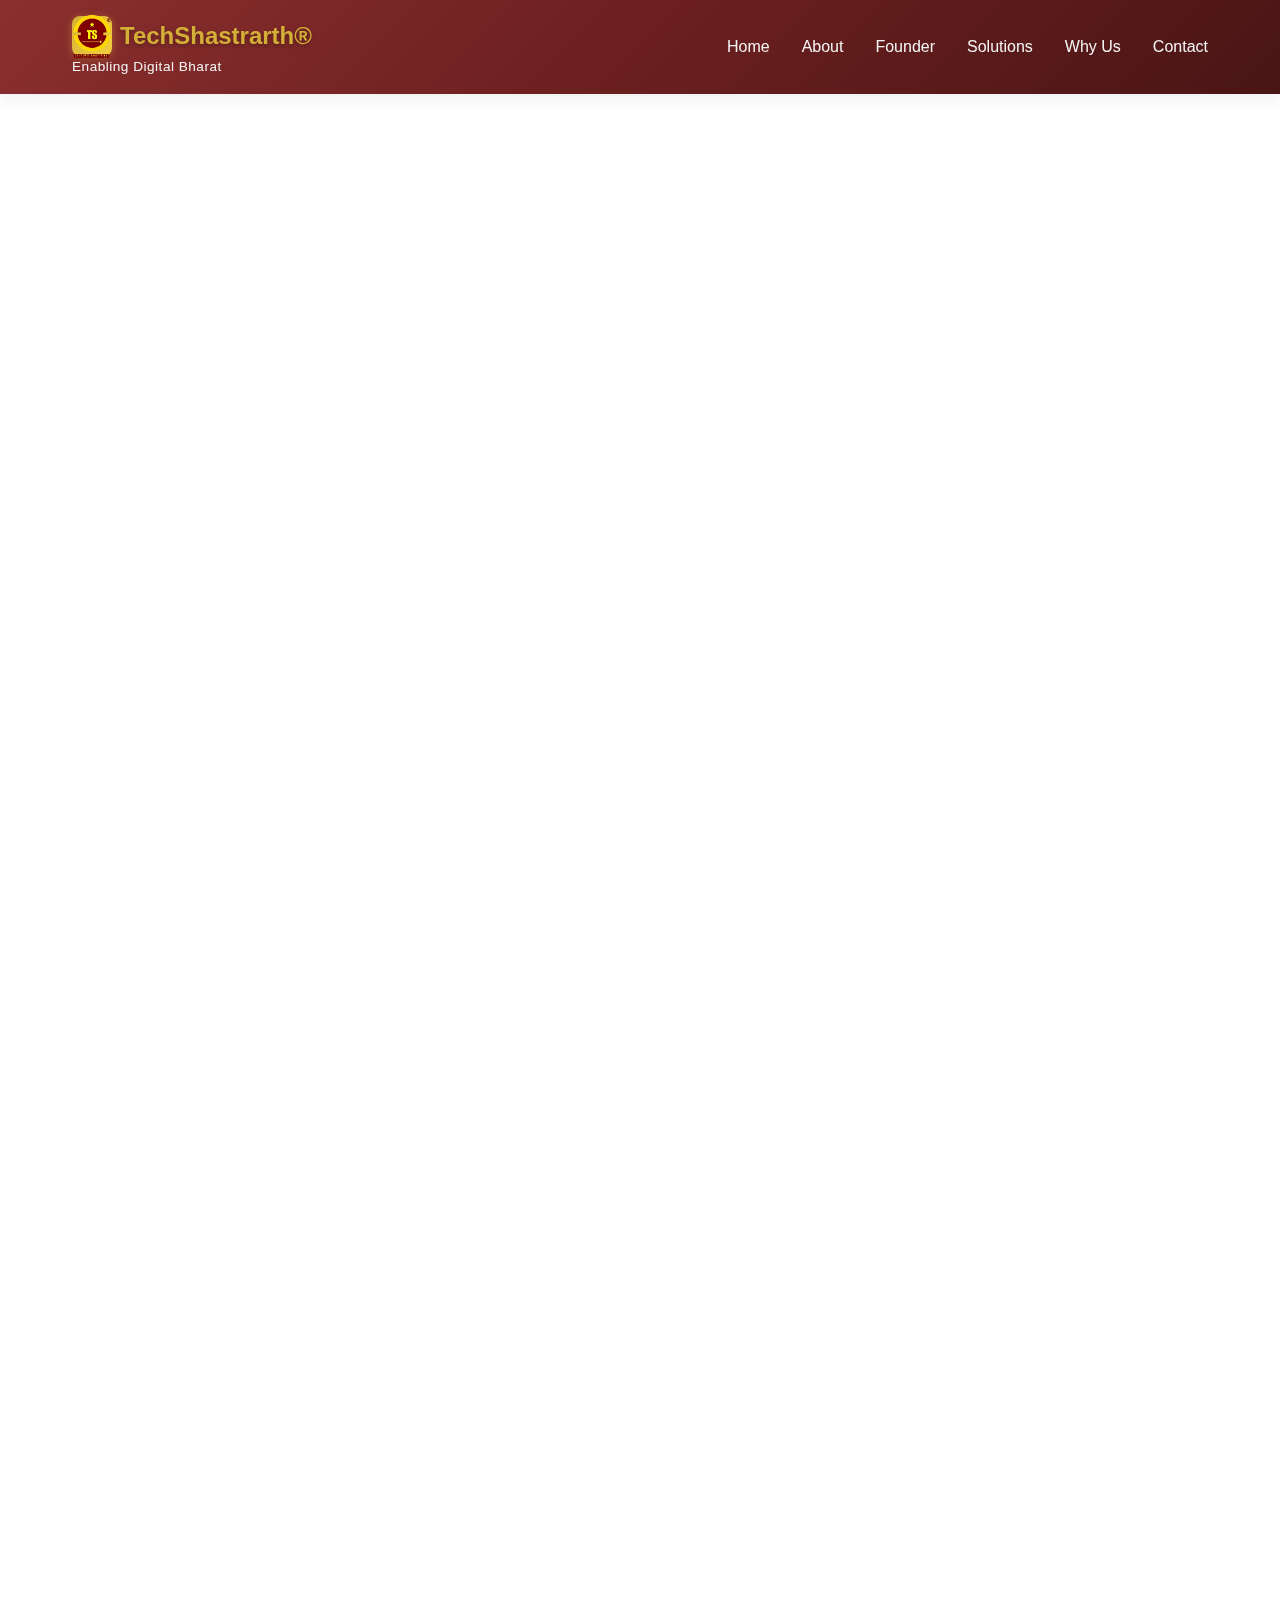
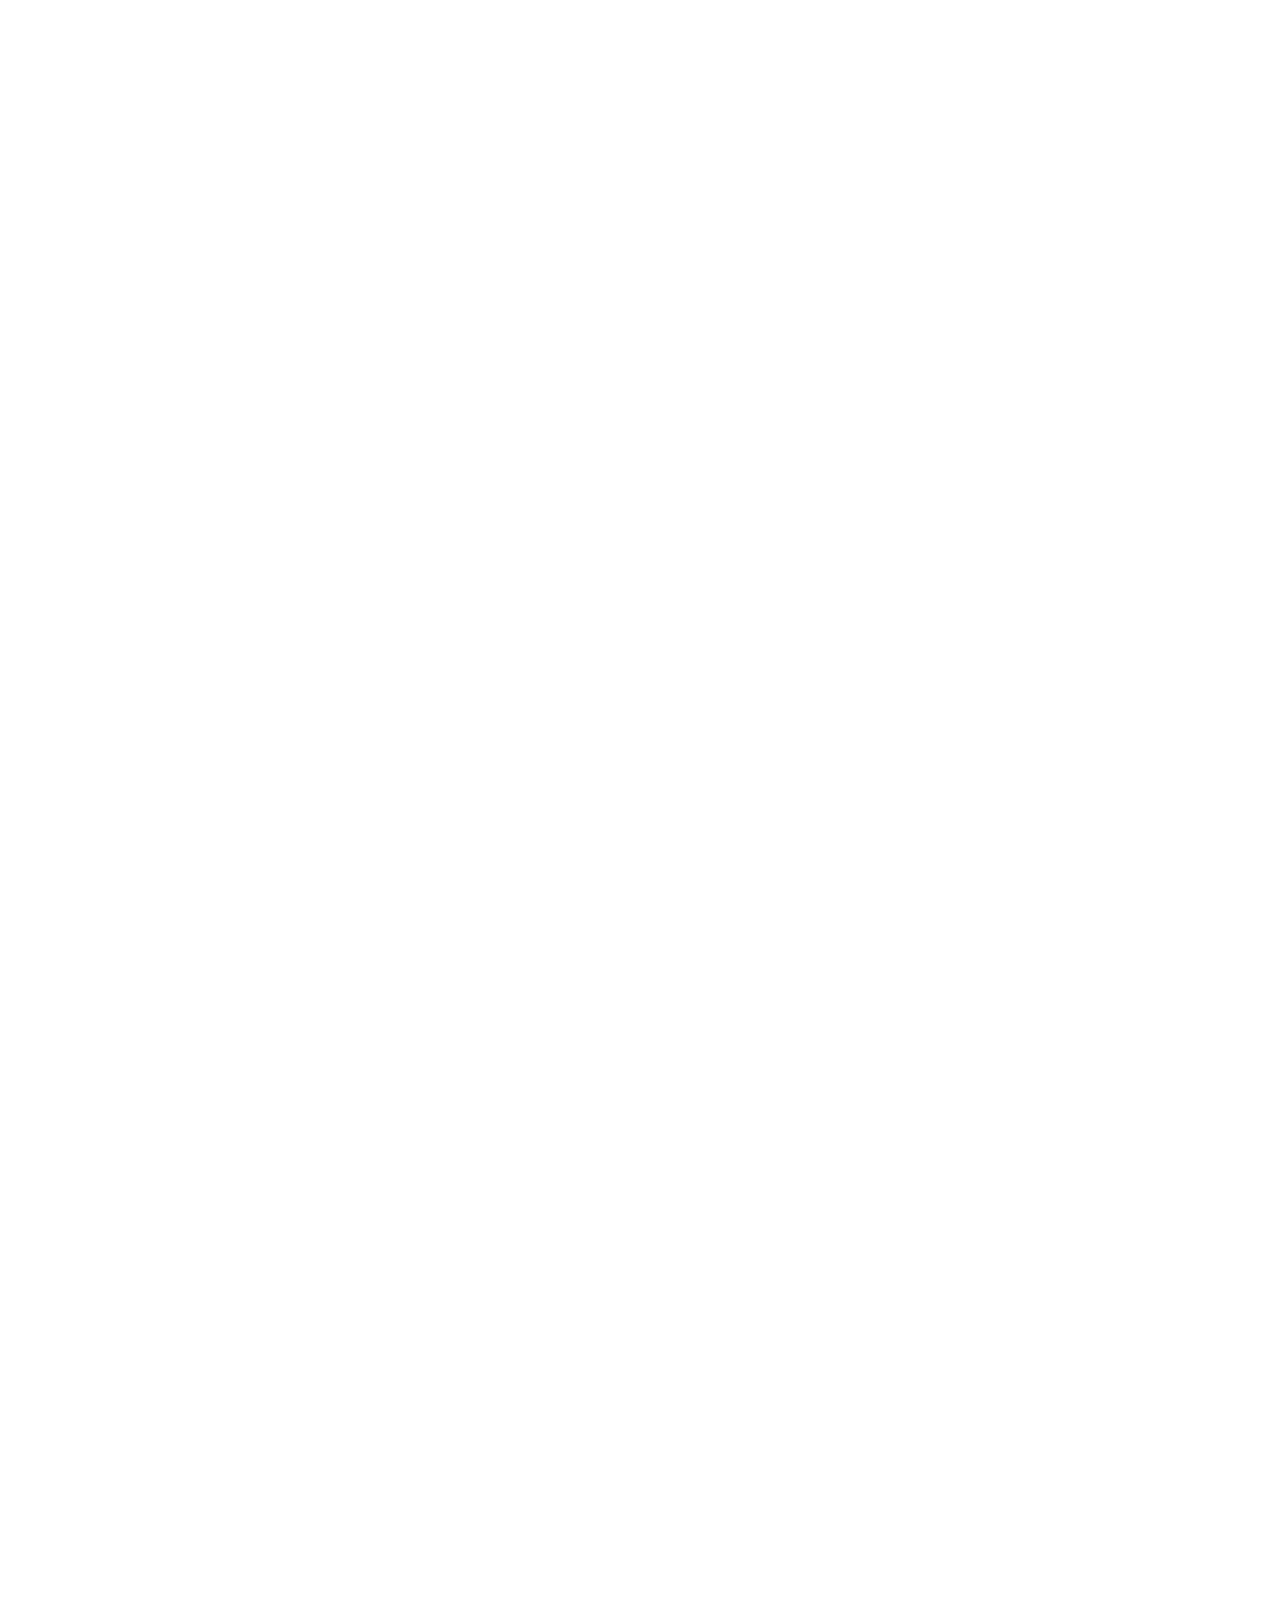
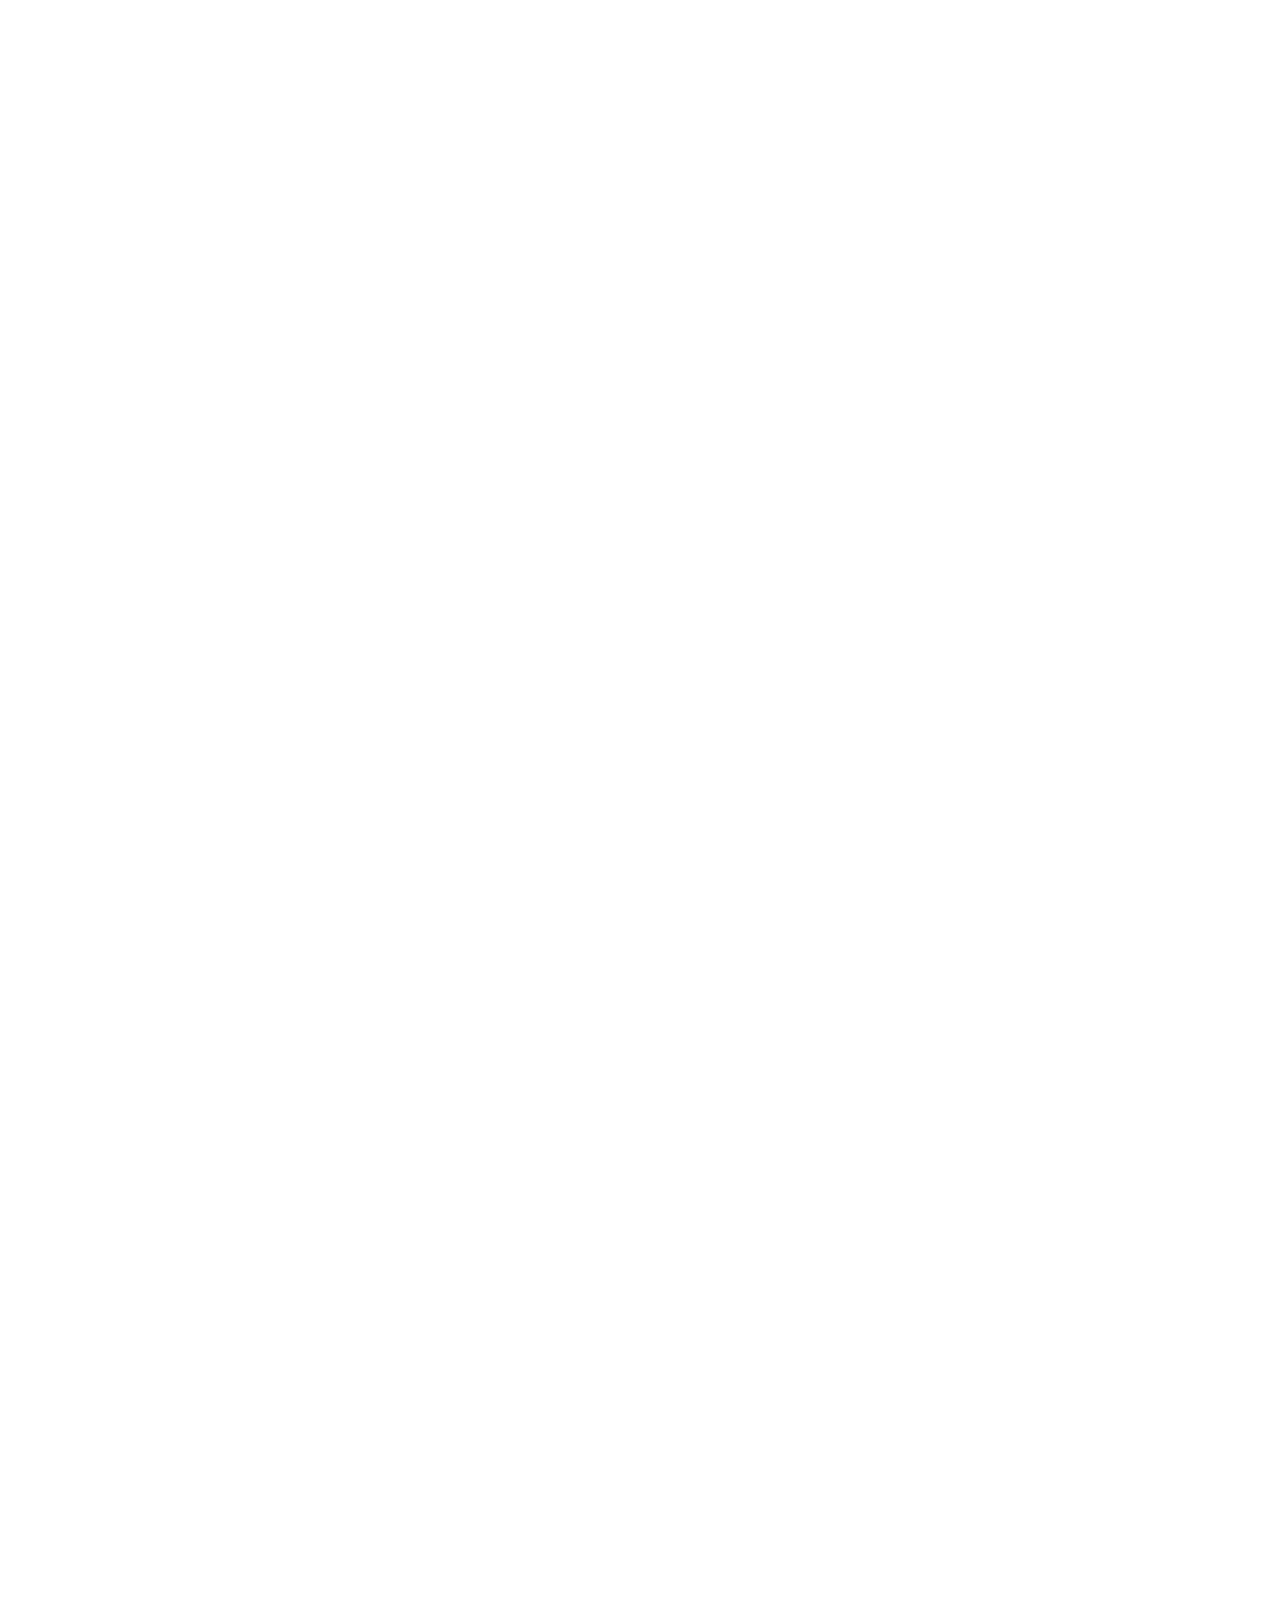
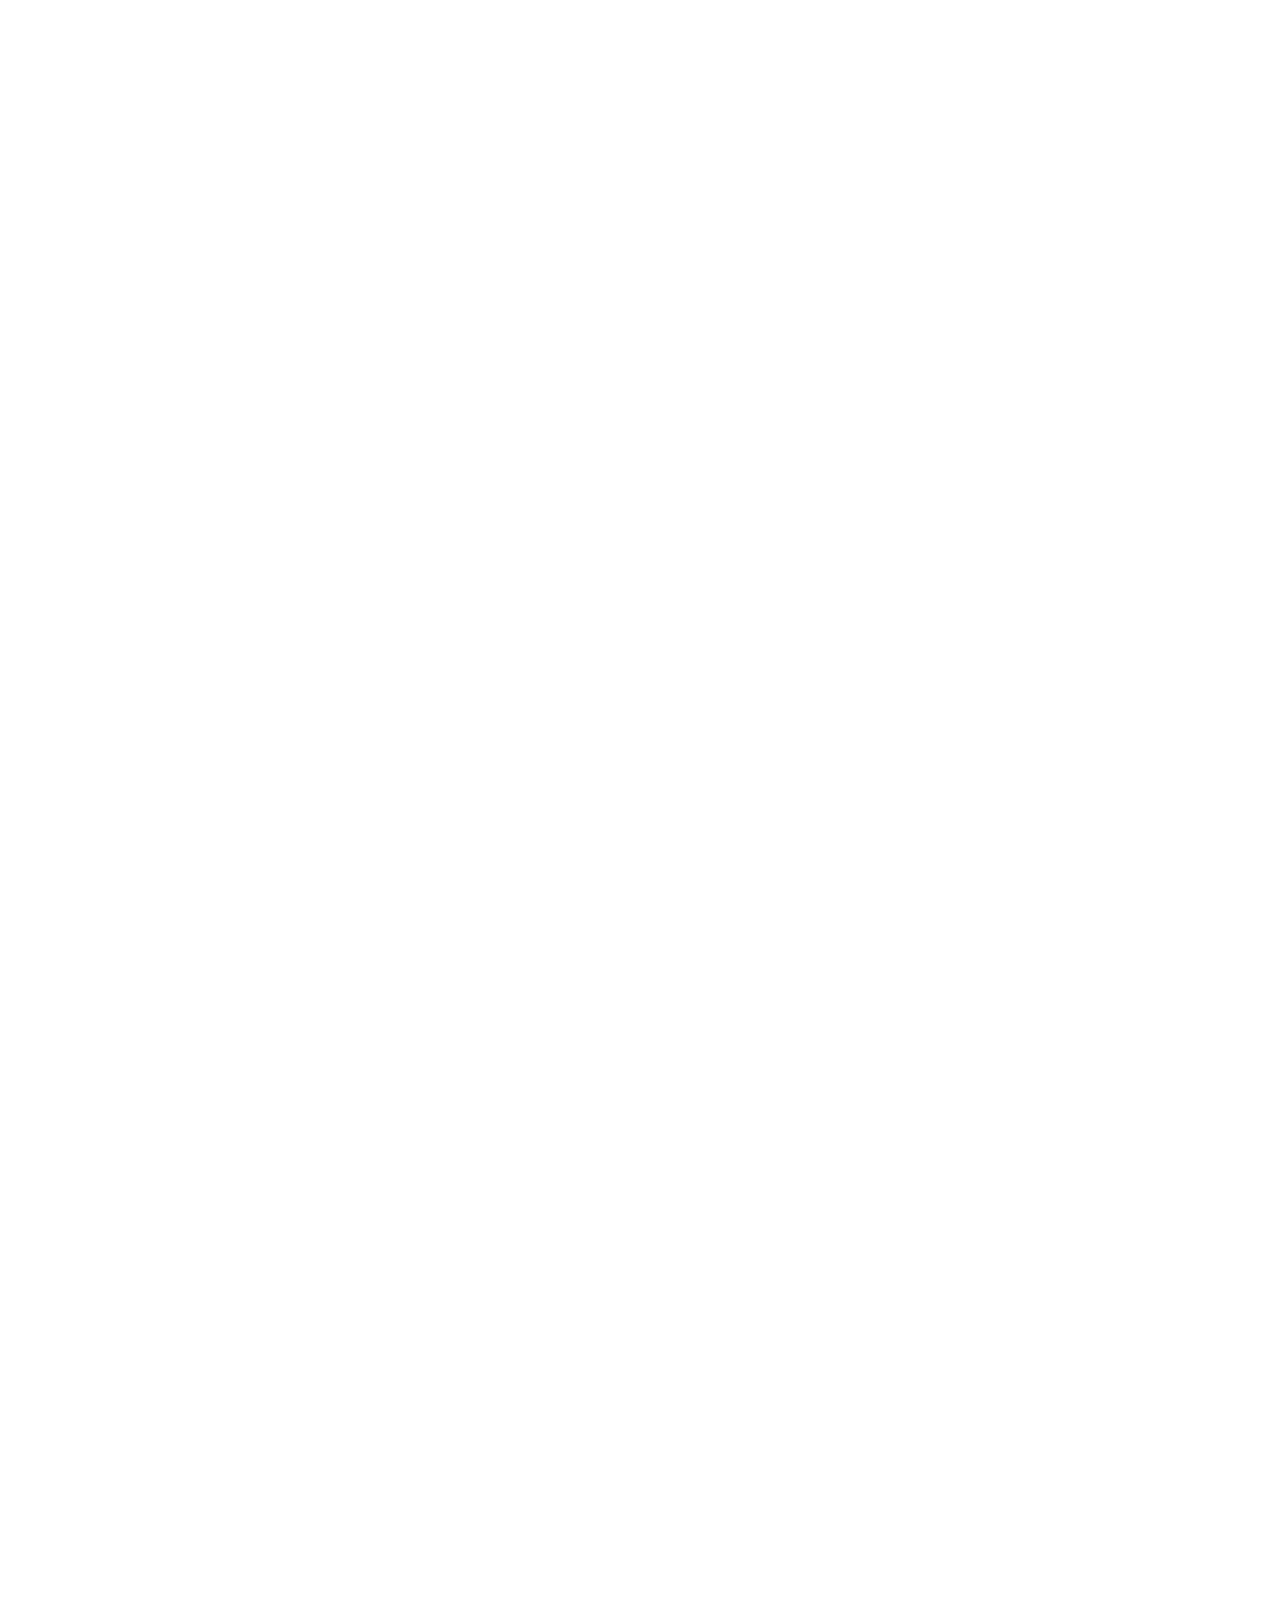
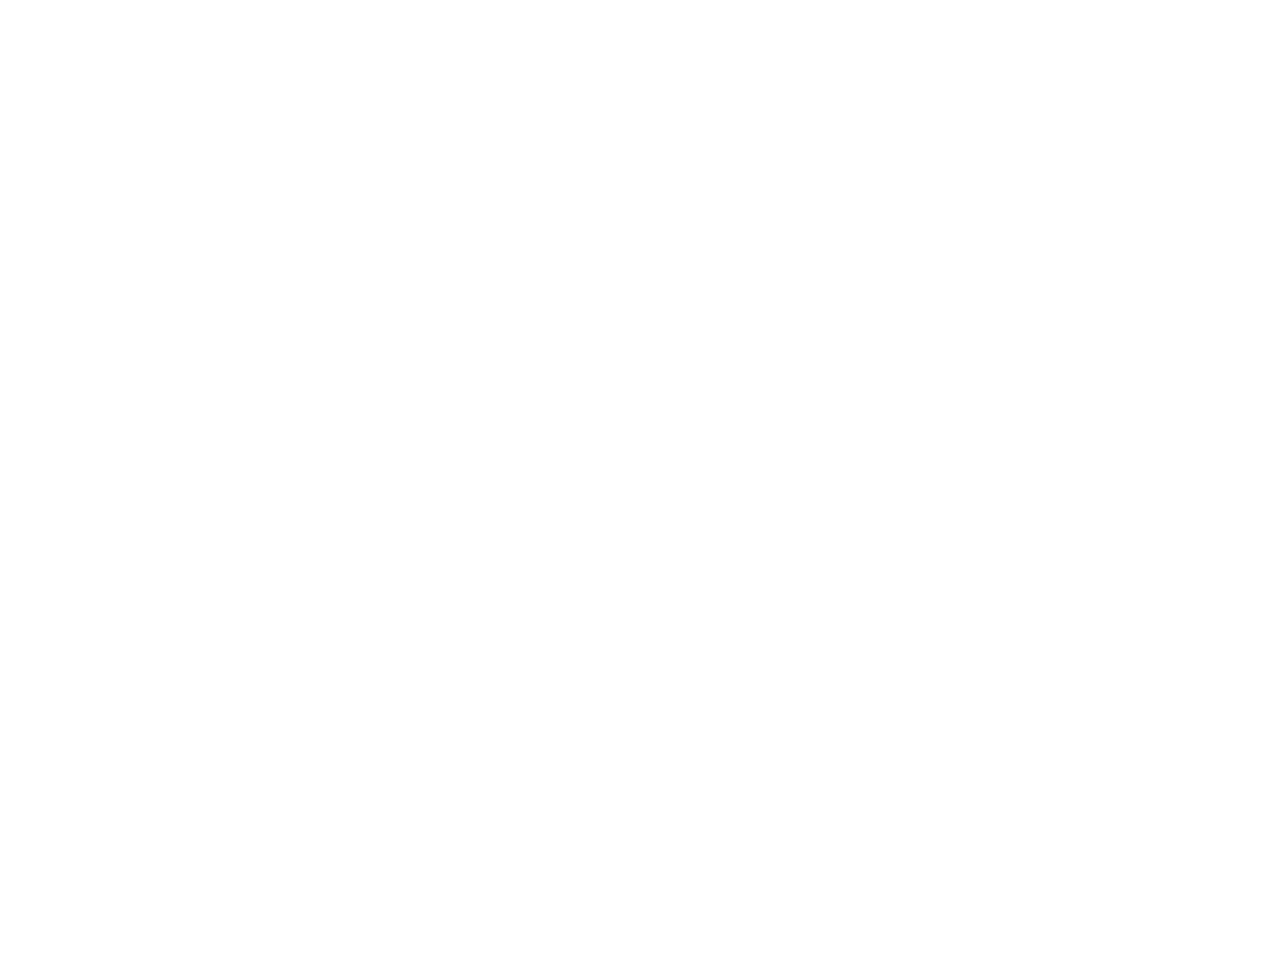
<file: 4techshastrarth-website.html>
<!DOCTYPE html>
<html lang="en">
<head>
    <meta charset="UTF-8">
    <meta name="viewport" content="width=device-width, initial-scale=1.0">
    <title>TechShastrarth® - Enabling Digital Bharat</title> 
    <style>
        * {
            margin: 0;
            padding: 0;
            box-sizing: border-box;
        }

        body {
            font-family: 'Segoe UI', Tahoma, Geneva, Verdana, sans-serif;
            line-height: 1.6;
            color: #333;
            overflow-x: hidden;
        }

        /* Navigation */
        nav {
/*            background: rgba(107, 31, 31, 0.95);*/
            background: linear-gradient(135deg, #8b2f2f 0%, #6b1f1f 50%, #4a1515 100%);;
            backdrop-filter: blur(10px);
            padding: 1rem 0;
            position: fixed;
            width: 100%;
            top: 0;
            z-index: 1000;
            box-shadow: 0 0 20px rgba(0,0,0,0.1);
            transition: all 0.3s ease;
        }

        nav.scrolled {
            padding: 0.7rem 0;
            background: rgba(107, 31, 31, 0.98);
        }

        .nav-container {
            max-width: 1200px;
            margin: 0 auto;
            display: flex;
            justify-content: space-between;
            align-items: center;
            padding: 0 2rem;
        }

        .logo {
            font-size: 1.5rem;
            font-weight: bold;
            color: #d4af37;
            text-shadow: 0 2px 4px rgba(0,0,0,0.3);
            animation: fadeInLeft 0.8s ease;
            display: flex;
            align-items: center;
            gap: 0.5rem;
        }

        .logo-icon {
            width: 40px;
            height: 40px;
            background: linear-gradient(135deg, #d4af37, #f4d03f);
            border-radius: 8px;
            display: flex;
            align-items: center;
            justify-content: center;
            font-size: 1.5rem;
            box-shadow: 0 2px 8px rgba(212, 175, 55, 0.4);
        }

        .tagline {
            font-size: 0.85rem;
            color: #f5f5f5;
            font-weight: 300;
            letter-spacing: 0.5px;
        }

        .nav-links {
            display: flex;
            gap: 2rem;
            list-style: none;
            animation: fadeInRight 0.8s ease;
        }

        .nav-links a {
            color: #f5f5f5;
            text-decoration: none;
            transition: all 0.3s;
            font-weight: 500;
            position: relative;
            padding: 5px 0;
        }

        .nav-links a::after {
            content: '';
            position: absolute;
            bottom: 0;
            left: 50%;
            width: 0;
            height: 2px;
            background: #d4af37;
            transition: all 0.3s;
            transform: translateX(-50%);
        }

        .nav-links a:hover::after {
            width: 100%;
        }

        .nav-links a:hover {
            color: #d4af37;
        }

        /* Hero Section */
        .hero {
            background: linear-gradient(135deg, #8b2f2f 0%, #6b1f1f 50%, #4a1515 100%);
            max-width: 100%;
            color: white;
            padding: 10rem 2rem 5rem;
            text-align: center;
            margin-top: 60px;
            position: relative;
            overflow: hidden;
        }

        .hero::before {
            content: '';
            position: absolute;
            top: 0;
            left: 0;
            right: 0;
            bottom: 0;
            background: url('data:image/svg+xml,<svg width="100" height="100" xmlns="http://www.w3.org/2000/svg"><rect width="2" height="2" fill="rgba(212,175,55,0.1)"/></svg>');
            opacity: 0.3;
            animation: float 20s linear infinite;
        }

        @keyframes float {
            0% { transform: translate(0, 0); }
            100% { transform: translate(100px, 100px); }
        }

        .hero-content {
            position: relative;
            z-index: 1;
        }

        .hero h1 {
            font-size: 3rem;
            margin-bottom: 1.5rem;
            font-weight: 700;
            line-height: 1.2;
            animation: fadeInUp 1s ease;
            text-shadow: 0 4px 8px rgba(0,0,0,0.3);
        }

        .hero p {
            font-size: 1.2rem;
            max-width: 900px;
            margin: 0 auto 4rem;
            line-height: 1.8;
            color: #f5f5f5;
            animation: fadeInUp 1s ease 0.2s both;
        }

        .highlights {
            display: grid;
            grid-template-columns: repeat(auto-fit, minmax(300px, 1fr));
            gap: 2rem;
            max-width: 1200px;
            margin: 0 auto;
            padding: 0 2rem;
        }

        .highlight-box {
            background: rgba(255, 255, 255, 0.98);
            padding: 2.5rem;
            border-radius: 12px;
            box-shadow: 0 8px 30px rgba(0,0,0,0.15);
            transition: all 0.4s cubic-bezier(0.4, 0, 0.2, 1);
            position: relative;
            overflow: hidden;
            animation: fadeInUp 1s ease both;
        }

        .highlight-box:nth-child(1) { animation-delay: 0.3s; }
        .highlight-box:nth-child(2) { animation-delay: 0.4s; }
        .highlight-box:nth-child(3) { animation-delay: 0.5s; }

        .highlight-box::before {
            content: '';
            position: absolute;
            top: 0;
            left: 0;
            width: 100%;
            height: 4px;
            background: linear-gradient(90deg, #d4af37, #f4d03f);
            transform: scaleX(0);
            transition: transform 0.4s;
        }

        .highlight-box::after {
            content: '';
            position: absolute;
            top: -50%;
            right: -50%;
            width: 200%;
            height: 200%;
            background: radial-gradient(circle, rgba(212, 175, 55, 0.15) 0%, transparent 70%);
            opacity: 0;
            transition: opacity 0.4s;
        }

        .highlight-box:hover::before {
            transform: scaleX(1);
        }

        .highlight-box:hover::after {
            opacity: 1;
        }

        .highlight-box:hover {
            transform: translateY(-10px) scale(1.02);
            box-shadow: 0 15px 40px rgba(212, 175, 55, 0.3);
        }

        .highlight-icon {
            font-size: 3.5rem;
            margin-bottom: 1.5rem;
            display: block;
            background: linear-gradient(135deg, #6b1f1f, #8b2f2f);
            width: 80px;
            height: 80px;
            border-radius: 50%;
            display: flex;
            align-items: center;
            justify-content: center;
            margin: 0 auto 1.5rem;
            box-shadow: 0 4px 15px rgba(107, 31, 31, 0.3);
            transition: all 0.3s;
        }

        .highlight-box:hover .highlight-icon {
            transform: scale(1.1) rotate(5deg);
            box-shadow: 0 6px 20px rgba(212, 175, 55, 0.5);
        }

        .highlight-icon svg {
            width: 45px;
            height: 45px;
            fill: #d4af37;
        }

        .highlight-box h3 {
            color: #6b1f1f;
            margin-bottom: 1rem;
            font-size: 1.4rem;
            font-weight: 600;
        }

        .highlight-box p {
            color: #555;
            font-size: 1rem;
            line-height: 1.7;
        }

        /* Section Styles */
        section {
            padding: 5rem 2rem;
            max-width: 1200px;
            margin: 0 auto;
            opacity: 0;
            animation: fadeIn 0.8s ease forwards;
        }

        .section-alt {
            background: linear-gradient(to bottom, #f9f9f9, #ffffff);
            margin: 0;
            max-width: 100%;
            padding: 5rem 2rem;
            position: relative;
        }

        .section-dark {
            background: linear-gradient(135deg, #6b1f1f 0%, #8b2f2f 50%, #6b1f1f 100%);
            color: white;
            margin: 0;
            max-width: 100%;
            padding: 5rem 2rem;
            position: relative;
            overflow: hidden;
        }

        .section-dark::before {
            content: '';
            position: absolute;
            top: -50%;
            right: -50%;
            width: 100%;
            height: 100%;
            background: radial-gradient(circle, rgba(212, 175, 55, 0.1) 0%, transparent 70%);
        }

        h2 {
            font-size: 2.5rem;
            margin-bottom: 3rem;
            color: #6b1f1f;
            text-align: center;
            font-weight: 700;
            position: relative;
            display: inline-block;
            left: 50%;
            transform: translateX(-50%);
        }

        h2::after {
            content: '';
            position: absolute;
            bottom: -10px;
            left: 50%;
            transform: translateX(-50%);
            width: 80px;
            height: 4px;
            background: linear-gradient(90deg, transparent, #d4af37, transparent);
            border-radius: 2px;
        }

        .section-dark h2 {
            color: #d4af37;
        }

        /* About Content */
        .about-grid {
            display: grid;
            grid-template-columns: repeat(auto-fit, minmax(250px, 1fr));
            gap: 2rem;
            margin-top: 3rem;
        }

        .about-card {
            background: white;
            padding: 2.5rem;
            border-radius: 12px;
            box-shadow: 0 5px 20px rgba(0,0,0,0.08);
            transition: all 0.3s;
            border-left: 4px solid transparent;
        }

        .about-card:hover {
            transform: translateY(-5px);
            box-shadow: 0 10px 30px rgba(0,0,0,0.15);
            border-left-color: #d4af37;
        }

        .about-card h3 {
            color: #6b1f1f;
            margin-bottom: 1rem;
            font-size: 1.5rem;
        }

        .about-card p {
            color: #555;
            line-height: 1.8;
        }

        .edge-list {
            list-style: none;
            margin-top: 1rem;
        }

        .edge-list li {
            padding: 0.7rem 0;
            padding-left: 2.5rem;
            position: relative;
            font-size: 1.05rem;
            color: #555;
            transition: all 0.3s;
        }

        .edge-list li:hover {
            color: #6b1f1f;
            padding-left: 3rem;
        }

        .edge-list li:before {
            content: "✓";
            position: absolute;
            left: 0;
            color: #d4af37;
            font-weight: bold;
            font-size: 1.5rem;
            transition: all 0.3s;
        }

        .edge-list li:hover:before {
            transform: scale(1.2);
        }

        /* Founder Message */
        .founder-message {
            background: linear-gradient(135deg, #ffffff 0%, #f9f9f9 100%);
            padding: 3.5rem;
            border-left: 6px solid #d4af37;
            border-radius: 12px;
            box-shadow: 0 8px 30px rgba(0,0,0,0.1);
            max-width: 900px;
            margin: 0 auto;
            font-style: italic;
            line-height: 2;
            color: #444;
            position: relative;
            transition: all 0.3s;
        }

        .founder-message:hover {
            box-shadow: 0 12px 40px rgba(0,0,0,0.15);
            transform: scale(1.01);
        }

        .founder-message::before {
            content: '"';
            position: absolute;
            top: 20px;
            left: 20px;
            font-size: 5rem;
            color: rgba(212, 175, 55, 0.2);
            font-family: Georgia, serif;
        }

        .founder-name {
            margin-top: 2rem;
            font-weight: 600;
            color: #6b1f1f;
            font-style: normal;
            font-size: 1.1rem;
        }

        /* Solutions Grid */
        .solutions-intro {
            text-align: center;
            font-size: 1.3rem;
            margin-bottom: 3rem;
            color: #f5f5f5;
            max-width: 800px;
            margin-left: auto;
            margin-right: auto;
        }

        .solutions-grid {
            display: grid;
            gap: 2.5rem;
            margin-top: 3rem;
        }

        .solution-card {
            background: white;
            padding: 3rem;
            border-radius: 12px;
            box-shadow: 0 8px 30px rgba(0,0,0,0.1);
            transition: all 0.4s cubic-bezier(0.4, 0, 0.2, 1);
            position: relative;
            overflow: hidden;
        }

        .solution-card::before {
            content: '';
            position: absolute;
            top: 0;
            left: -100%;
            width: 100%;
            height: 100%;
            background: linear-gradient(90deg, transparent, rgba(212, 175, 55, 0.1), transparent);
            transition: left 0.5s;
        }

        .solution-card:hover::before {
            left: 100%;
        }

        .solution-card:hover {
            transform: translateX(10px);
            box-shadow: 0 15px 50px rgba(0,0,0,0.2);
        }

        .solution-card h3 {
            color: #6b1f1f;
            margin-bottom: 0.8rem;
            font-size: 1.6rem;
            display: flex;
            align-items: center;
            gap: 0.5rem;
        }

        .solution-number {
            background: linear-gradient(135deg, #d4af37, #f4d03f);
            width: 35px;
            height: 35px;
            border-radius: 50%;
            display: flex;
            align-items: center;
            justify-content: center;
            font-size: 1rem;
            color: white;
            font-weight: bold;
        }

        .solution-card h4 {
            color: #d4af37;
            margin-bottom: 1.2rem;
            font-size: 1.15rem;
            font-weight: 500;
        }

        .solution-card p {
            color: #555;
            line-height: 1.8;
        }

        /* Value Table */
        .why-grid {
    display: grid;
    grid-template-columns: repeat(auto-fit, minmax(250px, 1fr)); /* automatically fit cards */
    gap: 2rem;
    margin-top: 3rem;
}
.why-card {
    display: flex;
    flex-direction: column; /* stack content vertically */
    align-items: center;    /* center horizontally */
    justify-content: flex-start; /* start from top */
    background: white;
    padding: 2.5rem;
    border-radius: 12px;
    box-shadow: 0 8px 30px rgba(0,0,0,0.1);
    transition: all 0.4s;
    position: relative;
    overflow: hidden;
    text-align: center; /* center text */
}


/*        .why-grid {
            display: grid;
            flex-wrap: nowrap;
            justify-content: space-between;
            grid-template-columns: repeat(auto-fit, minmax(300px, 1fr));
            gap: 2rem;
            margin-top: 3rem;
        }

        .why-card {
            background: white;
            padding: 2.5rem;
            border-radius: 12px;
            box-shadow: 0 8px 30px rgba(0,0,0,0.1);
            transition: all 0.4s;
            position: relative;
            overflow: hidden;
        }*/

        .why-card::before {
            content: '';
            position: absolute;
            top: 0;
            left: 0;
            width: 4px;
            height: 0;
            background: linear-gradient(to bottom, #d4af37, #f4d03f);
            transition: height 0.4s;
        }

        .why-card:hover::before {
            height: 100%;
        }

        .why-card:hover {
            transform: translateY(-8px);
            box-shadow: 0 15px 50px rgba(212, 175, 55, 0.3);
        }

        .why-icon {
            width: 70px;
            height: 70px;
            margin-bottom: 1.5rem;
            display: inline-flex;
            align-items: center;
            justify-content: center;
            background: linear-gradient(135deg, #6b1f1f, #8b2f2f);
            border-radius: 50%;
            box-shadow: 0 4px 15px rgba(107, 31, 31, 0.3);
            transition: all 0.3s;
        }

        .why-icon svg {
            width: 40px;
            height: 40px;
            fill: #d4af37;
        }

        .why-card:hover .why-icon {
            transform: scale(1.15) rotate(5deg);
            box-shadow: 0 6px 20px rgba(212, 175, 55, 0.5);
        }

        .why-content h3 {
            color: #6b1f1f;
            font-size: 1.3rem;
            margin-bottom: 1rem;
        }

        .challenge {
            background: linear-gradient(135deg, #ffe5e5, #ffd5d5);
            padding: 1rem;
            border-radius: 8px;
            color: #6b1f1f;
            font-weight: 500;
            margin: 1rem 0;
            border-left: 3px solid #8b2f2f;
        }

        .arrow {
            text-align: center;
            font-size: 2rem;
            color: #d4af37;
            margin: 1rem 0;
            font-weight: bold;
            animation: bounce 2s infinite;
        }

        @keyframes bounce {
            0%, 100% { transform: translateX(0); }
            50% { transform: translateX(10px); }
        }

        .solution {
            background: linear-gradient(135deg, #fff8e5, #fff0cc);
            padding: 1rem;
            border-radius: 8px;
            color: #6b1f1f;
            font-weight: 500;
            margin: 1rem 0;
            border-left: 3px solid #d4af37;
        }

        .value-badge {
            background: linear-gradient(135deg, #6b1f1f, #8b2f2f);
            color: white;
            padding: 0.8rem 1.2rem;
            border-radius: 25px;
            text-align: center;
            margin-top: 1.5rem;
            font-weight: 600;
            box-shadow: 0 4px 15px rgba(107, 31, 31, 0.3);
        }

        .table-container {
            overflow-x: auto;
            margin-top: 3rem;
        }

        .value-table {
            width: 100%;
            background: white;
            border-radius: 12px;
            overflow: hidden;
            box-shadow: 0 8px 30px rgba(0,0,0,0.1);
        }

        .value-table thead {
            background: linear-gradient(135deg, #6b1f1f, #8b2f2f);
            color: white;
        }

        .value-table th {
            padding: 1.5rem;
            text-align: left;
            font-weight: 600;
            font-size: 1.1rem;
        }

        .value-table td {
            padding: 1.5rem;
            border-bottom: 1px solid #eee;
            transition: all 0.3s;
        }

        .value-table tbody tr {
            transition: all 0.3s;
        }

        .value-table tbody tr:hover {
            background: linear-gradient(90deg, rgba(212, 175, 55, 0.05), transparent);
            transform: scale(1.01);
        }

        .value-table tbody tr:hover td {
            color: #6b1f1f;
            font-weight: 500;
        }

        /* Testimonial */
        .testimonial {
            background: linear-gradient(135deg, #ffffff, #f9f9f9);
            padding: 3.5rem;
            border-radius: 12px;
            box-shadow: 0 8px 30px rgba(0,0,0,0.1);
            max-width: 800px;
            margin: 3rem auto;
            text-align: center;
            font-size: 1.3rem;
            font-style: italic;
            color: #444;
            line-height: 1.9;
            position: relative;
            transition: all 0.3s;
        }

        .testimonial:hover {
            transform: scale(1.02);
            box-shadow: 0 12px 40px rgba(212, 175, 55, 0.2);
        }

        .testimonial::before {
            content: '★★★★★';
            display: block;
            color: #d4af37;
            font-size: 1.5rem;
            margin-bottom: 1rem;
            font-style: normal;
        }

.client-logos {
  text-align: center;
  margin-top: 3rem;
  padding: 3rem;
  background: linear-gradient(to right, transparent, rgba(212, 175, 55, 0.1), transparent);
  border-radius: 8px;
  overflow: hidden;
}

.client-logos h3 {
  color: #6b1f1f;
  font-size: 1.3rem;
  margin-bottom: 2rem;
}

/* ✅ Smooth horizontal scroll container */
.logo-track {
  display: flex;
  align-items: center;
  gap: 2rem;
  width: max-content;
  animation: scroll-left 30s linear infinite;
}

/* ✅ Individual logo cards (your same style) */
.client-logo-item {
  background: white;
  padding: 2rem 1.5rem;
  border-radius: 8px;
  box-shadow: 0 4px 15px rgba(0,0,0,0.08);
  display: flex;
  align-items: center;
  justify-content: center;
  min-width: 180px;
  text-align: center;
  flex-shrink: 0;
  transition: all 0.3s;
}

.client-logo-item:hover {
  transform: translateY(-5px);
  box-shadow: 0 8px 25px rgba(212, 175, 55, 0.3);
}

/* ✅ Logo image size */
.client-logo-item img {
  width: 140px;
  height: 80px;
  object-fit: contain;
  filter: grayscale(100%);
  transition: transform 0.3s ease, filter 0.3s ease;
}

.client-logo-item img:hover {
  transform: scale(1.05);
  filter: grayscale(0%);
}

/* ✅ The key to smooth infinite scrolling */
@keyframes scroll-left {
  0% {
    transform: translateX(0);
  }
  100% {
    transform: translateX(-50%);
  }
}

/* Optional: pause on hover */
.client-logos:hover .logo-track {
  animation-play-state: paused;
}


/* ✅ Logo cards (your original style kept) */
.client-logo-item {
  background: white;
  padding: 2rem 1.5rem;
  border-radius: 8px;
  box-shadow: 0 4px 15px rgba(0,0,0,0.08);
  transition: all 0.3s;
  display: flex;
  align-items: center;
  justify-content: center;
  min-width: 180px;
  text-align: center;
  flex-shrink: 0; /* prevents shrinking when many logos are added */
}

.client-logo-item:hover {
  transform: translateY(-5px);
  box-shadow: 0 8px 25px rgba(212, 175, 55, 0.3);
}

/* ✅ Uniform logo image sizing */
.client-logo-item img {
  width: 140px;
  height: 80px;
  object-fit: contain;
  transition: transform 0.3s ease, filter 0.3s ease;
  filter: grayscale(100%);
}

.client-logo-item img:hover {
  transform: scale(1.05);
  filter: grayscale(0%);
}

/* ✅ Continuous horizontal scroll animation */
@keyframes scroll-left {
  0% { transform: translateX(0); }
  100% { transform: translateX(-50%); }
}

/* Optional: pause when hovered */
.client-logos:hover .logo-track {
  animation-play-state: paused;
}

        /* Contact Section */
        .contact-wrapper {
            max-width: 900px;
            margin: 3rem auto 0;
            background: white;
            border-radius: 12px;
            padding: 3rem;
            box-shadow: 0 8px 30px rgba(0,0,0,0.15);
        }

        .contact-grid {
            display: grid;
            gap: 2rem;
        }

        .contact-row {
            display: flex;
            align-items: center;
            gap: 1.5rem;
            padding: 1.5rem;
            background: linear-gradient(to right, rgba(212, 175, 55, 0.05), transparent);
            border-radius: 8px;
            border-left: 4px solid #d4af37;
            transition: all 0.3s;
        }

        .contact-row:hover {
            background: linear-gradient(to right, rgba(212, 175, 55, 0.1), transparent);
            transform: translateX(5px);
        }

        .contact-icon-box {
            width: 60px;
            height: 60px;
            background: linear-gradient(135deg, #6b1f1f, #8b2f2f);
            border-radius: 50%;
            display: flex;
            align-items: center;
            justify-content: center;
            flex-shrink: 0;
            box-shadow: 0 4px 15px rgba(107, 31, 31, 0.3);
        }

        .contact-icon-box svg {
            width: 30px;
            height: 30px;
            fill: #d4af37;
        }

        .contact-details {
            flex: 1;
        }

        .contact-label {
            font-size: 0.9rem;
            color: #888;
            margin-bottom: 0.3rem;
            text-transform: uppercase;
            letter-spacing: 0.5px;
        }

        .contact-value {
            font-size: 1.2rem;
            color: #6b1f1f;
            font-weight: 600;
        }

        .contact-value a {
            color: #6b1f1f;
            text-decoration: none;
            transition: all 0.3s;
        }

        .contact-value a:hover {
            color: #d4af37;
        }

        .contact-info {
            display: grid;
            grid-template-columns: repeat(auto-fit, minmax(280px, 1fr));
            gap: 2.5rem;
            margin-top: 3rem;
            max-width: 900px;
            margin-left: auto;
            margin-right: auto;
        }

        .contact-item {
            text-align: center;
            padding: 3rem 2rem;
            background: white;
            border-radius: 12px;
            box-shadow: 0 8px 30px rgba(0,0,0,0.1);
            transition: all 0.4s;
            position: relative;
            overflow: hidden;
        }

        .contact-item::before {
            content: '';
            position: absolute;
            top: 0;
            left: 0;
            right: 0;
            height: 4px;
            background: linear-gradient(90deg, #d4af37, #f4d03f);
            transform: scaleX(0);
            transition: transform 0.4s;
        }

        .contact-item:hover::before {
            transform: scaleX(1);
        }

        .contact-item:hover {
            transform: translateY(-10px);
            box-shadow: 0 15px 50px rgba(212, 175, 55, 0.3);
        }

        .contact-item h3 {
            color: #6b1f1f;
            margin-bottom: 1rem;
            font-size: 1.5rem;
        }

        .contact-item p {
            color: #555;
            font-size: 1.1rem;
        }

        .contact-item a {
            color: #d4af37;
            text-decoration: none;
            font-weight: 500;
            transition: all 0.3s;
        }

        .contact-item a:hover {
            color: #6b1f1f;
            text-decoration: underline;
        }

        /* Footer */
        footer {
            background: linear-gradient(135deg, #1a1a1a, #2a2a2a);
            color: white;
            text-align: center;
            padding: 2.5rem;
            margin-top: 0;
            position: relative;
            overflow: hidden;
        }

        footer::before {
            content: '';
            position: absolute;
            top: 0;
            left: 0;
            right: 0;
            height: 2px;
            background: linear-gradient(90deg, transparent, #d4af37, transparent);
        }

        footer p {
            color: #ccc;
            font-size: 1rem;
        }

        /* Animations */
        @keyframes fadeIn {
            from {
                opacity: 0;
            }
            to {
                opacity: 1;
            }
        }

        @keyframes fadeInUp {
            from {
                opacity: 0;
                transform: translateY(30px);
            }
            to {
                opacity: 1;
                transform: translateY(0);
            }
        }

        @keyframes fadeInLeft {
            from {
                opacity: 0;
                transform: translateX(-30px);
            }
            to {
                opacity: 1;
                transform: translateX(0);
            }
        }

        @keyframes fadeInRight {
            from {
                opacity: 0;
                transform: translateX(30px);
            }
            to {
                opacity: 1;
                transform: translateX(0);
            }
        }

        /* Smooth Scroll */
        html {
            scroll-behavior: smooth;
        }

        /* Responsive */
        @media (max-width: 768px) {
            .nav-links {
                display: none;
            }

            .hero h1 {
                font-size: 2rem;
            }

            .hero p {
                font-size: 1rem;
            }

            h2 {
                font-size: 2rem;
            }

            .highlight-box,
            .solution-card,
            .contact-item {
                padding: 2rem;
            }
        }

        /* Scroll Progress Bar */
        .scroll-progress {
            position: fixed;
            top: 0;
            left: 0;
            width: 0%;
            height: 3px;
            background: linear-gradient(90deg, #d4af37, #f4d03f);
            z-index: 10000;
            transition: width 0.1s;
        }
    </style>
</head>
<body>
    <div class="scroll-progress" id="scrollProgress"></div>

    <!-- Navigation -->
    <nav id="navbar">
        <div class="nav-container">
            <div>
                <div class="logo">
                    <div class="logo-icon">
                        <img src="TS.png" alt="Logo" width="45" height="45">
                    </div>
                    <span>TechShastrarth®</span>
                </div>
                <div class="tagline">Enabling Digital Bharat</div>
            </div>
            <ul class="nav-links">
                <li><a href="#home">Home</a></li>
                <li><a href="#about">About</a></li>
                <li><a href="#founder">Founder</a></li>
                <li><a href="#solutions">Solutions</a></li>
                <li><a href="#why-us">Why Us</a></li>
                <li><a href="#contact">Contact</a></li>
            </ul>
        </div>
    </nav>

    <!-- Hero Section -->
    <section id="home" class="hero">
        <div class="hero-content">
            <h1>Driving Business Growth with Strategy, Process & ERP Advisory</h1>
            <p>At TechShastrarth®, we help MSMEs & Mid-Size enterprises achieve operational excellence and digital transformation through strategic guidance, optimized workflows, and unbiased ERP advisory.</p>
            
            <div class="highlights">
                <div class="highlight-box">
                    <div class="highlight-icon">
                        <svg viewBox="0 0 24 24" xmlns="http://www.w3.org/2000/svg">
                            <path d="M12 2L2 7v10c0 5.55 3.84 10.74 9 12 5.16-1.26 9-6.45 9-12V7l-10-5zm0 18c-4.52 0-8.17-3.58-8.17-8V8.3L12 4.18l8.17 4.12V12c0 4.42-3.65 8-8.17 8zm-1-13h2v6h-2zm0 8h2v2h-2z"/>
                        </svg>
                    </div>
                    <h3>Vendor-Neutral ERP Advisory</h3>
                    <p>Objective, unbiased ERP guidance tailored to your business goals and growth roadmap.</p>
                </div>
                <div class="highlight-box">
                    <div class="highlight-icon">
                        <svg viewBox="0 0 24 24" xmlns="http://www.w3.org/2000/svg">
                            <path d="M12 2C6.48 2 2 6.48 2 12s4.48 10 10 10 10-4.48 10-10S17.52 2 12 2zm-2 15l-5-5 1.41-1.41L10 14.17l7.59-7.59L19 8l-9 9z"/>
                            <circle cx="12" cy="12" r="3"/>
                        </svg>
                    </div>
                    <h3>Process Optimization</h3>
                    <p>Design efficient, future-ready workflows that enhance productivity and scalability.</p>
                </div>
                <div class="highlight-box">
                    <div class="highlight-icon">
                        <svg viewBox="0 0 24 24" xmlns="http://www.w3.org/2000/svg">
                            <path d="M9 11H7v2h2v-2zm4 0h-2v2h2v-2zm4 0h-2v2h2v-2zm2-7h-1V2h-2v2H8V2H6v2H5c-1.11 0-1.99.9-1.99 2L3 20c0 1.1.89 2 2 2h14c1.1 0 2-.9 2-2V6c0-1.1-.9-2-2-2zm0 16H5V9h14v11z"/>
                        </svg>
                    </div>
                    <h3>Governance & Oversight</h3>
                    <p>Governance framework & PMO Setup for smooth, accountable implementation.</p>
                </div>
            </div>
        </div>
    </section>

    <!-- About Us -->
    <section id="about">
        <h2>About Us</h2>
        <div class="about-grid">
            <div class="about-card">
                <h3>Who We Are</h3>
                <p>We act as a trusted partner and strategic advisor, providing vendor-neutral guidance on ERP systems and expert advice on business processes to help organizations optimize operations and align technology with strategy.</p>
            </div>
            <div class="about-card">
                <h3>Vision</h3>
                <p>Enabling Digital Bharat through Smart Processes and Scalable Operations</p>
            </div>
            <div class="about-card">
                <h3>Mission</h3>
                <p>At TechShastrarth®, we help MSMEs & Mid-Size enterprises achieve scalable growth through smart strategies, optimized processes, and technology-driven insights, powered by digital transformation.</p>
            </div>
        </div>
        
        <div class="about-card" style="margin-top: 2rem;">
            <h3>Our Edge</h3>
            <ul class="edge-list">
                <li>Over two decades in technology leadership and strategy</li>
                <li>Expertise in process architecture, ERP strategy & digital transformation</li>
                <li>Vendor-agnostic evaluations and fit-gap analysis</li>
                <li>Proven governance frameworks ensuring accountability and results</li>
            </ul>
        </div>
    </section>

    <!-- Founder Message -->
    <section id="founder" class="section-alt">
        <h2>Message from the Founder</h2>
        <div class="founder-message">
            <p>In today's fast-paced digital landscape, technology alone cannot drive transformation — structured processes and strong governance are what ensure its success. Over the past two decades, I've witnessed numerous digital initiatives fail, not due to lack of innovation, but due to the absence of process clarity and accountability.</p>
            
            <p>At TechShastrarth®, we believe that every digital transformation journey must start with a well-architected process foundation — one that reflects how the business truly operates, not how technology dictates it. Governance then ensures that these processes are followed, monitored, and continuously improved.</p>
            
            <p>Our mission is simple yet powerful — to help organizations build process maturity, institutionalize governance, and enable leaders to make informed, data-driven decisions. This is how enterprises evolve from operational firefighting to strategic foresight.</p>
            
            <p>Digital transformation is not about deploying an ERP or adopting the latest tool — it's about bringing order, clarity, and discipline to how business and technology work together.</p>
            
            <p>That's the philosophy behind TechShastrarth® — "Enabling Digital Bharat through Smart Processes and Scalable Operations."</p>
            
            <div class="founder-name">— Amit Shah<br>Founder & CEO, TechShastrarth®</div>
        </div>
    </section>

    <!-- Our Solutions -->
    <section id="solutions" class="section-dark">
        <h2>Our Solutions</h2>
        <p class="solutions-intro">Helping businesses build structured, scalable, and technology-driven operations.</p>
        
        <div class="solutions-grid">
            <div class="solution-card">
                <h3><span class="solution-number">1</span> Process Audit & Optimization</h3>
                <h4>Unlock efficiency by transforming the way your business operates.</h4>
                <p>We deep-dive into your current ("As-Is") workflows, identify bottlenecks, and design streamlined ("To-Be") processes that enhance productivity and scalability. Our comprehensive audit reports and SOPs lay the foundation for structured, process-driven growth.</p>
            </div>
            
            <div class="solution-card">
                <h3><span class="solution-number">2</span> Targeted Process Digitization</h3>
                <h4>Experience the impact of automation — before you commit.</h4>
                <p>Through our "Demo it to Believe it" approach, we digitize select key workflows to showcase measurable value, boost confidence, and help you visualize the future of your operations.</p>
            </div>
            
            <div class="solution-card">
                <h3><span class="solution-number">3</span> ERP Advisory & Selection</h3>
                <h4>Choose the right ERP — without vendor bias.</h4>
                <p>We conduct neutral evaluations, fit-gap analyses, and provide data-driven recommendation reports to ensure your ERP investment aligns perfectly with your business goals and growth roadmap.</p>
            </div>
            
            <div class="solution-card">
                <h3><span class="solution-number">4</span> Implementation Oversight & PMO Setup</h3>
                <h4>Deliver transformation with confidence.</h4>
                <p>From governance frameworks and real-time dashboards to risk mitigation and progress tracking — we help you stay in control of your ERP implementation, ensuring timelines, quality, and ROI are met.</p>
            </div>
            
            <div class="solution-card">
                <h3><span class="solution-number">5</span> ERP Center of Excellence</h3>
                <h4>Keep your ERP journey strong — long after go-live.</h4>
                <p>We help you establish an ERP Center of Excellence (CoE) that embeds governance, compliance, and internal capability-building — ensuring continuous improvement and sustainable digital maturity.</p>
            </div>
        </div>
    </section>

    <!-- Why Choose Us -->
    <section id="why-us">
        <h2>Why Choose Us</h2>
        <p style="text-align: center; max-width: 800px; margin: 0 auto 3rem; font-size: 1.15rem; color: #555;">Transform your business challenges into growth opportunities with our proven expertise</p>
        
        <div class="why-grid">
            <div class="why-card">
                <div class="why-icon">
                    <svg viewBox="0 0 24 24" xmlns="http://www.w3.org/2000/svg">
                        <path d="M12 2l3.09 6.26L22 9.27l-5 4.87 1.18 6.88L12 17.77l-6.18 3.25L7 14.14 2 9.27l6.91-1.01L12 2z"/>
                    </svg>
                </div>
                <div class="why-content">
                    <h3>ERP Alignment Challenge</h3>
                    <p class="challenge">ERP not aligned to business goals</p>
                    <div class="arrow">→</div>
                    <p class="solution">Vendor-neutral ERP strategy</p>
                    <div class="value-badge">✓ ERP delivers business outcomes</div>
                </div>
            </div>

            <div class="why-card">
                <div class="why-icon">
                    <svg viewBox="0 0 24 24" xmlns="http://www.w3.org/2000/svg">
                        <path d="M13 2.05v3.03c3.39.49 6 3.39 6 6.92 0 .9-.18 1.75-.48 2.54l2.6 1.53c.56-1.24.88-2.62.88-4.07 0-5.18-3.95-9.45-9-9.95zM12 19c-3.87 0-7-3.13-7-7 0-3.53 2.61-6.43 6-6.92V2.05c-5.06.5-9 4.76-9 9.95 0 5.52 4.47 10 9.99 10 3.31 0 6.24-1.61 8.06-4.09l-2.6-1.53C16.17 17.98 14.21 19 12 19z"/>
                    </svg>
                </div>
                <div class="why-content">
                    <h3>Efficiency Bottlenecks</h3>
                    <!-- <p class="challenge">Inefficient processes holding you back</p> -->
                    <p class="challenge">Processes slowing performance</p>
                    <div class="arrow">→</div>
                    <p class="solution">Process optimization & restructuring</p>
                    <div class="value-badge">✓ Improved efficiency and scalability</div>
                </div>
            </div>

            <div class="why-card">
                <div class="why-icon">
                    <svg viewBox="0 0 24 24" xmlns="http://www.w3.org/2000/svg">
                        <path d="M11.99 2C6.47 2 2 6.48 2 12s4.47 10 9.99 10C17.52 22 22 17.52 22 12S17.52 2 11.99 2zM12 20c-4.42 0-8-3.58-8-8s3.58-8 8-8 8 3.58 8 8-3.58 8-8 8zm.5-13H11v6l5.25 3.15.75-1.23-4.5-2.67z"/>
                    </svg>
                </div>
                <div class="why-content">
                    <h3>Project<br> Overruns</h3>
                    <p class="challenge">Delays and budget overruns</p>
                    <div class="arrow">→</div>
                    <p class="solution">Governance & PMO oversight</p>
                    <div class="value-badge">✓ On-time, on-budget delivery</div>
                </div>
            </div>

            <div class="why-card">
                <div class="why-icon">
                    <svg viewBox="0 0 24 24" xmlns="http://www.w3.org/2000/svg">
                        <path d="M16 11c1.66 0 2.99-1.34 2.99-3S17.66 5 16 5c-1.66 0-3 1.34-3 3s1.34 3 3 3zm-8 0c1.66 0 2.99-1.34 2.99-3S9.66 5 8 5C6.34 5 5 6.34 5 8s1.34 3 3 3zm0 2c-2.33 0-7 1.17-7 3.5V19h14v-2.5c0-2.33-4.67-3.5-7-3.5zm8 0c-.29 0-.62.02-.97.05 1.16.84 1.97 1.97 1.97 3.45V19h6v-2.5c0-2.33-4.67-3.5-7-3.5z"/>
                    </svg>
                </div>
                <div class="why-content">
                    <h3>Adoption <br> Issues</h3>
                    <p class="challenge">Low user adoption rates</p>
                    <div class="arrow">→</div>
                    <p class="solution">Comprehensive training & engagement</p>
                    <div class="value-badge">✓ Higher ROI and smoother adoption</div>
                </div>
            </div>
        </div>
    </section>

    <!-- Clients -->
    <section class="section-alt">
        <h2>Our Clients</h2>
        <div class="testimonial">
            "TechShastrarth® helped us streamline operations, define clear governance, and achieve full ERP adoption within timeline and budget."
        </div>
        <div class="client-logos">
          <h3>Trusted by Leading Enterprises</h3>
          <div class="logo-track">
            <div class="client-logo-item">
              <img src="c1.png" alt="WASCO">
            </div>
            <div class="client-logo-item">
              <img src="c2.png" alt="StarOrigin Pvt Ltd">
            </div>
            <div class="client-logo-item">
              <img src="c4.png" alt="Brand Foundry">
            </div>
            <div class="client-logo-item">
              <img src="c6.png" alt="Shah & Anchor Kutchhi Engineering College">
            </div>
            <div class="client-logo-item">
              <img src="c3.jpg" alt="Mannasrekha Enterprises">
            </div>
            <div class="client-logo-item">
              <img src="c5.png" alt="NSR Libya Technical Systems">
            </div>
          </div>
        </div>
    </section>

    <!-- Contact -->
    <section id="contact" class="section-dark">
        <h2>Let's Discuss Your Process Transformation Journey</h2>
        <div class="contact-info">
            <div class="contact-item">
                <h3>📧 Email</h3>
                <p><a href="mailto:contact@techshastrarth.com">contact@techshastrarth.com</a></p>
            </div>
            <div class="contact-item">
                <h3>🌐 Website</h3>
                <p><a href="http://www.techshastrarth.com" target="_blank">www.techshastrarth.com</a></p>
            </div>
            <div class="contact-item">
                <h3>📍 Location</h3>
                <p>Mumbai, India</p>
            </div>
        </div>
    </section>
</file>
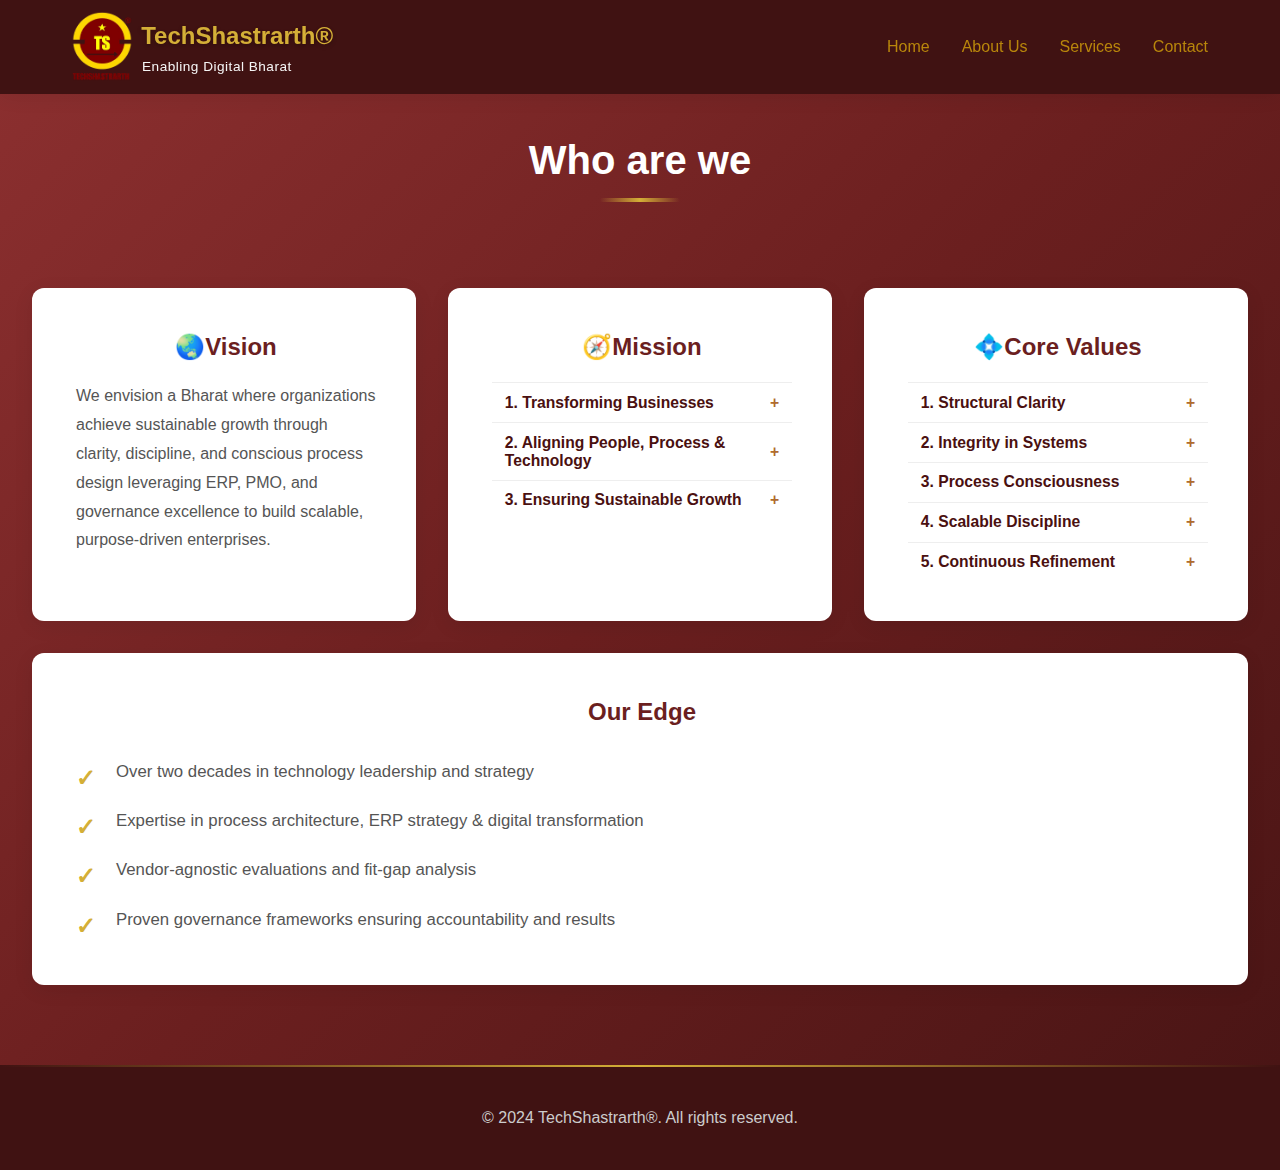
<file: about.html>
<!DOCTYPE html>
<html lang="en">
<head>
    <meta charset="UTF-8">
    <meta name="viewport" content="width=device-width, initial-scale=1.0">
    <link rel="icon" type="image/png" href="TS.png">
    <title>About Us - TechShastrarth®</title>
    <link rel="stylesheet" href="styles.css">
</head>
<body>
    <div class="scroll-progress" id="scrollProgress"></div>

    <!-- Navigation -->
    <nav id="navbar">
        <div class="nav-container">
            <div>
                <div class="logo">
                    <div class="logo-icon">
                        <img src="TS.png" alt="Logo" width="70" height="70">
                    </div>
                    <span>TechShastrarth®</span>
                </div>
                <div class="tagline">Enabling Digital Bharat</div>
            </div>
            <ul class="nav-links">
                <li><a href="index.html">Home</a></li>
                <!-- <li><a href="about.html">About</a></li> -->
                <li class="has-submenu">
                  <a href="" class="about-link">About Us</a>
                  <ul class="submenu">
                    <li><a href="about.html">Who Are We</a></li>
                    <li><a href="why-us.html">Why Us</a></li>
                    <li><a href="founder.html">Founder's Message</a></li>
                    <li><a href="team.html">Our Team</a></li>
                  </ul>
                </li>
                <!-- <li><a href="founder.html">Founder's Message</a></li> -->
                <li><a href="solutions.html">Services</a></li>
                <!-- <li><a href="why-us.html">Why Us</a></li> -->
                <li><a href="contact.html">Contact</a></li>
            </ul>
            <div class="mobile-menu-toggle">
                <span></span>
                <span></span>
                <span></span>
            </div>
        </div>
    </nav>

    <!-- Mobile Menu -->
    <div class="mobile-menu">
        <ul>
            <li><a href="index.html">Home</a></li>
            <!-- <li><a href="about.html">About</a></li> -->
            <li class="has-submenu">
              <a href="#" class="about-link">About Us</a>
              <ul class="submenu">
                <li><a href="about.html">Who Are We</a></li>
                <li><a href="why-us.html">Why Us</a></li>
                <li><a href="founder.html">Founder's Message</a></li>
                <li><a href="team.html">Our Team</a></li>
              </ul>
            </li>
            <!-- <li><a href="founder.html">Founder's Message</a></li> -->
            <li><a href="solutions.html">Services</a></li>
            <!-- <li><a href="why-us.html">Why Us</a></li> -->
            <li><a href="contact.html">Contact</a></li>
        </ul>
    </div>

    <!-- About Us Section -->
    <section id="about" style="margin-top: 80px; padding-top: 3rem;">
        <h2>Who are we</h2>
        <div class="about-grid">

            <div class="about-card">
                <h3>🌏Vision</h3>
                <p>We envision a Bharat where organizations achieve sustainable growth through clarity, discipline, and conscious process design leveraging ERP, PMO, and governance excellence to build scalable, purpose-driven enterprises.</p>
            </div>
            <div class="about-card mission-accordion">
  <h3>🧭Mission</h3>
  <div class="accordion" id="missionAccordion">
    <div class="acc-item">
      <button class="acc-btn" aria-expanded="false">1. Transforming Businesses</button>
      <div class="acc-panel" hidden>
        <p>To architect systems and frameworks that transform businesses from operational disorder to strategic harmony enabling leadership to make informed, timely, and purpose-aligned decisions.</p>
      </div>
    </div>

    <div class="acc-item">
      <button class="acc-btn" aria-expanded="false">2. Aligning People, Process & Technology</button>
      <div class="acc-panel" hidden>
        <p>At TechShastrarth®, we specialize in ERP Process Architecture, PMO, and Governance Frameworks that align people, processes, and technology with organizational purpose.</p>
      </div>
    </div>

    <div class="acc-item">
      <button class="acc-btn" aria-expanded="false">3. Ensuring Sustainable Growth</button>
      <div class="acc-panel" hidden>
        <p>We transform complexity into clarity, ensuring that enterprises evolve with structure, consciousness, and long-term sustainability.</p>
      </div>
    </div>
  </div>
</div>

            <div class="about-card core-values-accordion">
              <h3>💠Core Values</h3>
              <div class="accordion" id="cvAccordion">
                <div class="acc-item">
                  <button class="acc-btn" aria-expanded="false">1. Structural Clarity</button>
                  <div class="acc-panel" hidden>
                    <p>We believe clarity is the foundation of excellence. Every process, workflow, and governance model must be designed with purpose, transparency, and accountability.</p>
                  </div>
                </div>
                <div class="acc-item">
                  <button class="acc-btn" aria-expanded="false">2. Integrity in Systems</button>
                  <div class="acc-panel" hidden>
                    <p>True transformation happens when technology and people align ethically. We build Process, PMO, and Governance structures that are value-driven and sustainable ensuring integrity in every layer of execution.</p>
                  </div>
                </div>
                <div class="acc-item">
                  <button class="acc-btn" aria-expanded="false">3. Process Consciousness</button>
                  <div class="acc-panel" hidden>
                    <p>Every organization has its own rhythm. We harmonize people, process, and performance to create systems that are both efficient and human-centric.</p>
                  </div>
                </div>
                <div class="acc-item">
                  <button class="acc-btn" aria-expanded="false">4. Scalable Discipline</button>
                  <div class="acc-panel" hidden>
                    <p>We design frameworks that grow intelligently enabling scale without chaos and progress without compromise.</p>
                  </div>
                </div>
                <div class="acc-item">
                  <button class="acc-btn" aria-expanded="false">5. Continuous Refinement</button>
                  <div class="acc-panel" hidden>
                    <p>Evolution is not an event; it’s a discipline. We help organizations cultivate continuous improvement through structured audits, process maturity, and mindful transformation.</p>
                  </div>
                </div>
              </div>
            </div>







        </div>
        
        <div class="about-card" style="margin-top: 2rem;">
            <h3>Our Edge</h3>
            <ul class="edge-list">
                <li>Over two decades in technology leadership and strategy</li>
                <li>Expertise in process architecture, ERP strategy & digital transformation</li>
                <li>Vendor-agnostic evaluations and fit-gap analysis</li>
                <li>Proven governance frameworks ensuring accountability and results</li>
            </ul>
        </div>
    </section>

    <!-- Footer -->
    <footer>
        <p>&copy; 2024 TechShastrarth®. All rights reserved.</p>
    </footer>

    <script src="script.js"></script>
</body>
</html>
</file>
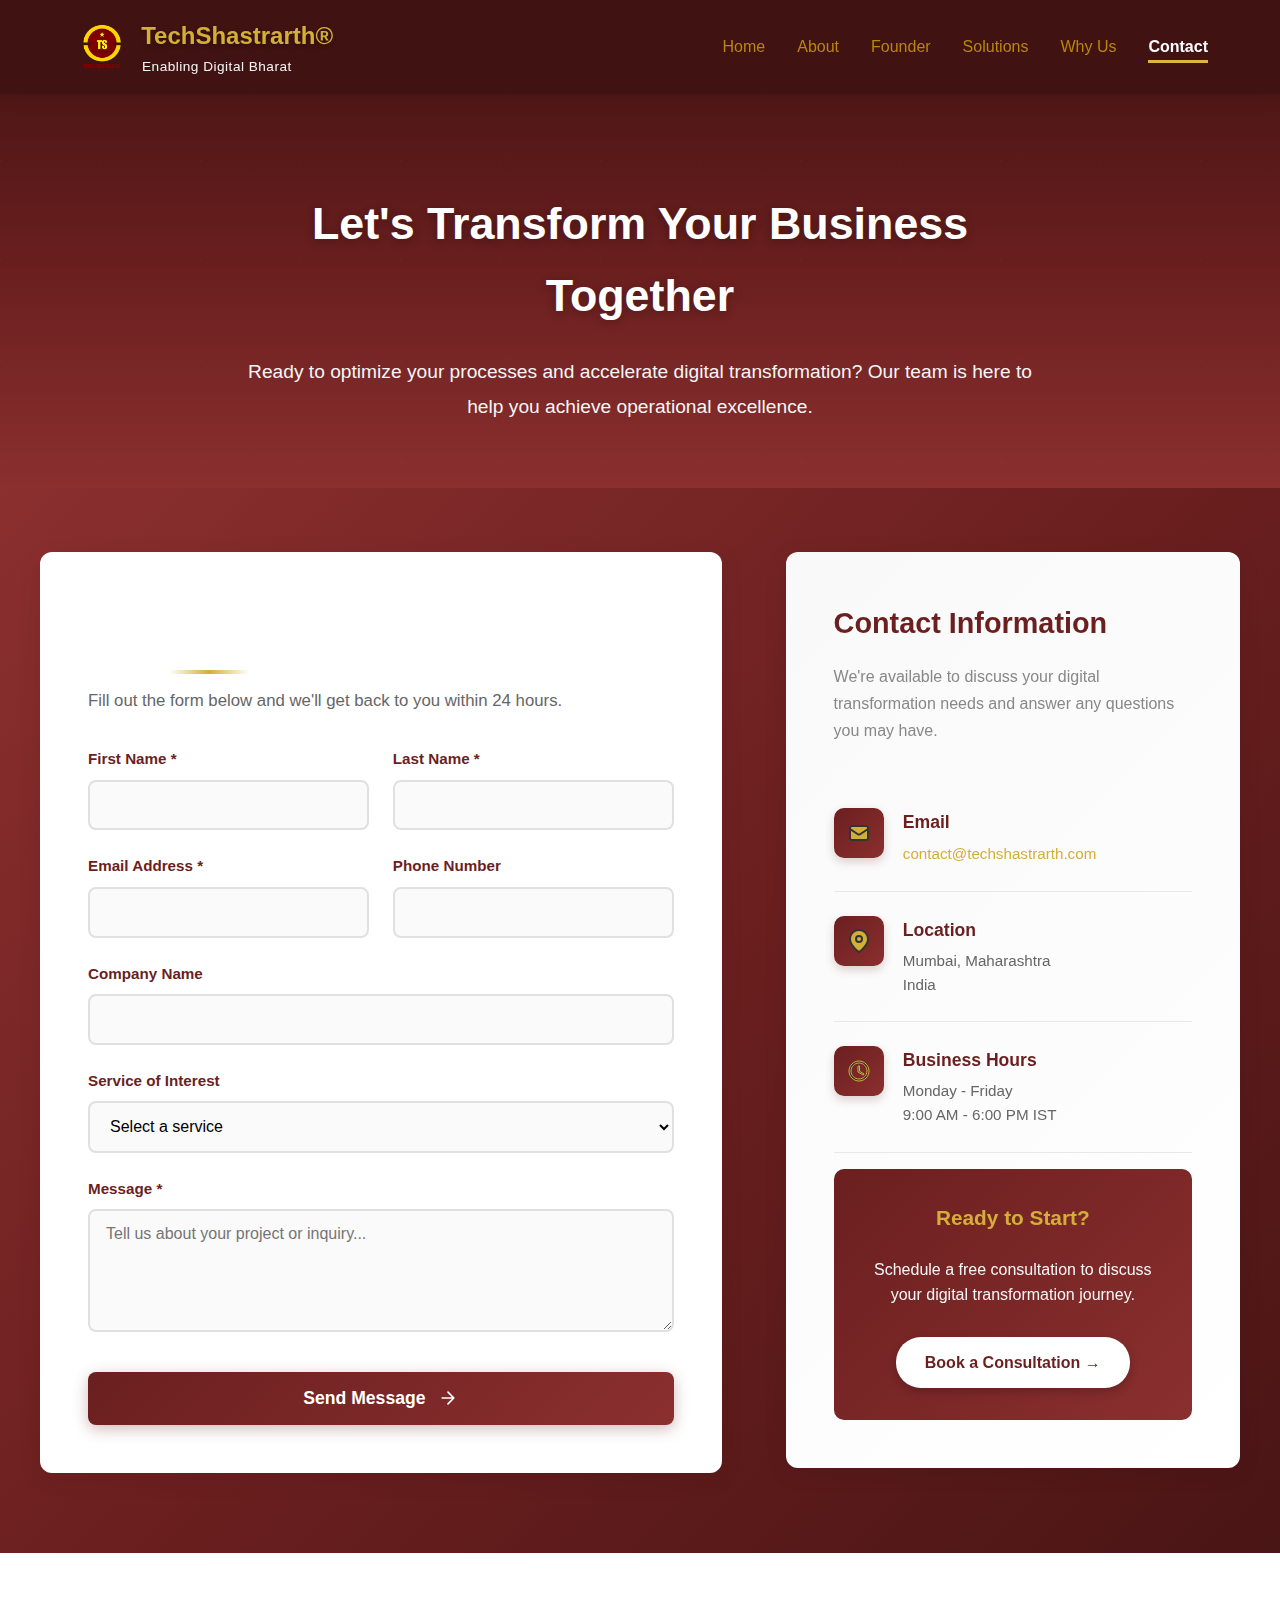
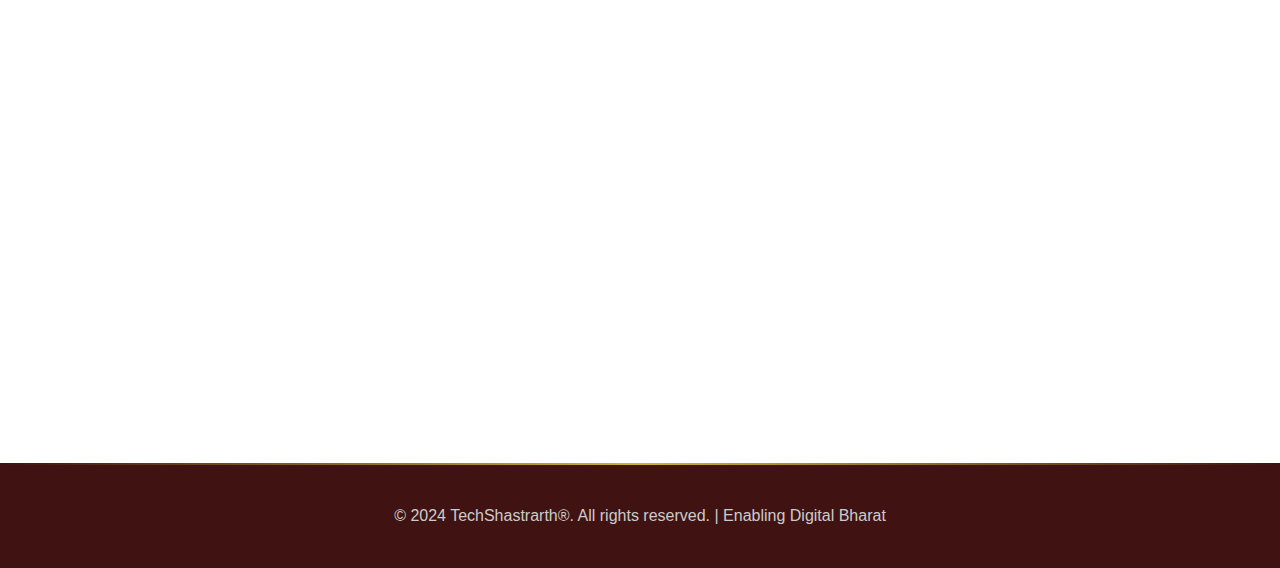
<file: contact.html>
<!DOCTYPE html>
<html lang="en">
<head>
    <meta charset="UTF-8">
    <meta name="viewport" content="width=device-width, initial-scale=1.0">
    <title>Contact Us - TechShastrarth®</title>
    <link rel="stylesheet" href="styles.css">
</head>
<body>
    <div class="scroll-progress" id="scrollProgress"></div>

    <!-- Navigation -->
    <nav id="navbar">
        <div class="nav-container">
            <div>
                <div class="logo">
                    <div class="logo-icon">
                        <img src="TS.png" alt="Logo" width="45" height="45">
                    </div>
                    <span>TechShastrarth®</span>
                </div>
                <div class="tagline">Enabling Digital Bharat</div>
            </div>
            <ul class="nav-links">
                <li><a href="index.html">Home</a></li>
                <li><a href="about.html">About</a></li>
                <li><a href="founder.html">Founder</a></li>
                <li><a href="solutions.html">Solutions</a></li>
                <li><a href="why-us.html">Why Us</a></li>
                <li><a href="contact.html">Contact</a></li>
            </ul>
        </div>
    </nav>

    <!-- Contact Hero Section -->
    <section class="contact-hero">
        <div class="contact-hero-content">
            <h1>Let's Transform Your Business Together</h1>
            <p>Ready to optimize your processes and accelerate digital transformation? Our team is here to help you achieve operational excellence.</p>
        </div>
    </section>

    <!-- Contact Section -->
    <section id="contact" style="margin-top: 0; padding-top: 4rem;">
        <div class="contact-container">
            <!-- Contact Form -->
            <div class="contact-form-wrapper">
                <h2 style="text-align: left; transform: none; left: 0; margin-bottom: 1.5rem;">Get In Touch</h2>
                <p style="color: #666; margin-bottom: 2rem; font-size: 1.05rem;">Fill out the form below and we'll get back to you within 24 hours.</p>
                
                <form class="professional-contact-form" action="#" method="POST">
                    <div class="form-row">
                        <div class="form-group">
                            <label for="firstName">First Name *</label>
                            <input type="text" id="firstName" name="firstName" required>
                        </div>
                        <div class="form-group">
                            <label for="lastName">Last Name *</label>
                            <input type="text" id="lastName" name="lastName" required>
                        </div>
                    </div>
                    
                    <div class="form-row">
                        <div class="form-group">
                            <label for="email">Email Address *</label>
                            <input type="email" id="email" name="email" required>
                        </div>
                        <div class="form-group">
                            <label for="phone">Phone Number</label>
                            <input type="tel" id="phone" name="phone">
                        </div>
                    </div>
                    
                    <div class="form-group">
                        <label for="company">Company Name</label>
                        <input type="text" id="company" name="company">
                    </div>
                    
                    <div class="form-group">
                        <label for="service">Service of Interest</label>
                        <select id="service" name="service">
                            <option value="">Select a service</option>
                            <option value="process-audit">Process Audit & Optimization</option>
                            <option value="digitization">Targeted Process Digitization</option>
                            <option value="erp-advisory">ERP Advisory & Selection</option>
                            <option value="implementation">Implementation Oversight & PMO</option>
                            <option value="coe">ERP Center of Excellence</option>
                            <option value="other">Other / General Inquiry</option>
                        </select>
                    </div>
                    
                    <div class="form-group">
                        <label for="message">Message *</label>
                        <textarea id="message" name="message" rows="5" required placeholder="Tell us about your project or inquiry..."></textarea>
                    </div>
                    
                    <button type="submit" class="submit-btn">
                        <span>Send Message</span>
                        <svg width="20" height="20" viewBox="0 0 24 24" fill="none" xmlns="http://www.w3.org/2000/svg">
                            <path d="M5 12H19M19 12L12 5M19 12L12 19" stroke="currentColor" stroke-width="2" stroke-linecap="round" stroke-linejoin="round"/>
                        </svg>
                    </button>
                </form>
            </div>

            <!-- Contact Information Sidebar -->
            <div class="contact-info-sidebar">
                <h3>Contact Information</h3>
                <p style="color: #888; margin-bottom: 2.5rem; line-height: 1.7;">We're available to discuss your digital transformation needs and answer any questions you may have.</p>
                
                <div class="contact-info-item">
                    <div class="contact-info-icon">
                        <svg viewBox="0 0 24 24" fill="none" xmlns="http://www.w3.org/2000/svg">
                            <path d="M3 8L10.89 13.26C11.2187 13.4793 11.6049 13.5963 12 13.5963C12.3951 13.5963 12.7813 13.4793 13.11 13.26L21 8M5 19H19C19.5304 19 20.0391 18.7893 20.4142 18.4142C20.7893 18.0391 21 17.5304 21 17V7C21 6.46957 20.7893 5.96086 20.4142 5.58579C20.0391 5.21071 19.5304 5 19 5H5C4.46957 5 3.96086 5.21071 3.58579 5.58579C3.21071 5.96086 3 6.46957 3 7V17C3 17.5304 3.21071 18.0391 3.58579 18.4142C3.96086 18.7893 4.46957 19 5 19Z" stroke="currentColor" stroke-width="2" stroke-linecap="round" stroke-linejoin="round"/>
                        </svg>
                    </div>
                    <div>
                        <h4>Email</h4>
                        <a href="mailto:contact@techshastrarth.com">contact@techshastrarth.com</a>
                    </div>
                </div>

                <div class="contact-info-item">
                    <div class="contact-info-icon">
                        <svg viewBox="0 0 24 24" fill="none" xmlns="http://www.w3.org/2000/svg">
                            <path d="M21 10C21 17 12 23 12 23C12 23 3 17 3 10C3 7.61305 3.94821 5.32387 5.63604 3.63604C7.32387 1.94821 9.61305 1 12 1C14.3869 1 16.6761 1.94821 18.364 3.63604C20.0518 5.32387 21 7.61305 21 10Z" stroke="currentColor" stroke-width="2" stroke-linecap="round" stroke-linejoin="round"/>
                            <path d="M12 13C13.6569 13 15 11.6569 15 10C15 8.34315 13.6569 7 12 7C10.3431 7 9 8.34315 9 10C9 11.6569 10.3431 13 12 13Z" stroke="currentColor" stroke-width="2" stroke-linecap="round" stroke-linejoin="round"/>
                        </svg>
                    </div>
                    <div>
                        <h4>Location</h4>
                        <p>Mumbai, Maharashtra<br>India</p>
                    </div>
                </div>

                <div class="contact-info-item">
                    <div class="contact-info-icon">
                        <svg viewBox="0 0 24 24" fill="none" xmlns="http://www.w3.org/2000/svg">
                            <path d="M12 2C6.48 2 2 6.48 2 12C2 17.52 6.48 22 12 22C17.52 22 22 17.52 22 12C22 6.48 17.52 2 12 2ZM12 20C7.59 20 4 16.41 4 12C4 7.59 7.59 4 12 4C16.41 4 20 7.59 20 12C20 16.41 16.41 20 12 20ZM12.5 7H11V13L16.25 16.15L17 14.92L12.5 12.25V7Z" fill="currentColor"/>
                        </svg>
                    </div>
                    <div>
                        <h4>Business Hours</h4>
                        <p>Monday - Friday<br>9:00 AM - 6:00 PM IST</p>
                    </div>
                </div>

                <div class="cta-box">
                    <h4>Ready to Start?</h4>
                    <p>Schedule a free consultation to discuss your digital transformation journey.</p>
                    <a href="mailto:contact@techshastrarth.com" class="cta-link">Book a Consultation →</a>
                </div>
            </div>
        </div>
    </section>

    <!-- Map or Additional Info Section -->
    <section class="section-alt" style="padding: 3rem 2rem;">
        <div style="max-width: 1200px; margin: 0 auto;">
            <h2>Why Work With Us</h2>
            <div class="benefits-grid">
                <div class="benefit-item">
                    <div class="benefit-icon">⚡</div>
                    <h3>Quick Response</h3>
                    <p>We respond to all inquiries within 24 hours</p>
                </div>
                <div class="benefit-item">
                    <div class="benefit-icon">🎯</div>
                    <h3>Tailored Solutions</h3>
                    <p>Custom strategies designed for your business</p>
                </div>
                <div class="benefit-item">
                    <div class="benefit-icon">🤝</div>
                    <h3>Expert Guidance</h3>
                    <p>20+ years of industry experience at your service</p>
                </div>
                <div class="benefit-item">
                    <div class="benefit-icon">✓</div>
                    <h3>Proven Results</h3>
                    <p>Track record of successful transformations</p>
                </div>
            </div>
        </div>
    </section>

    <!-- Footer -->
    <footer>
        <p>&copy; 2024 TechShastrarth®. All rights reserved. | Enabling Digital Bharat</p>
    </footer>

    <script src="script.js"></script>
</body>
</html>
</file>
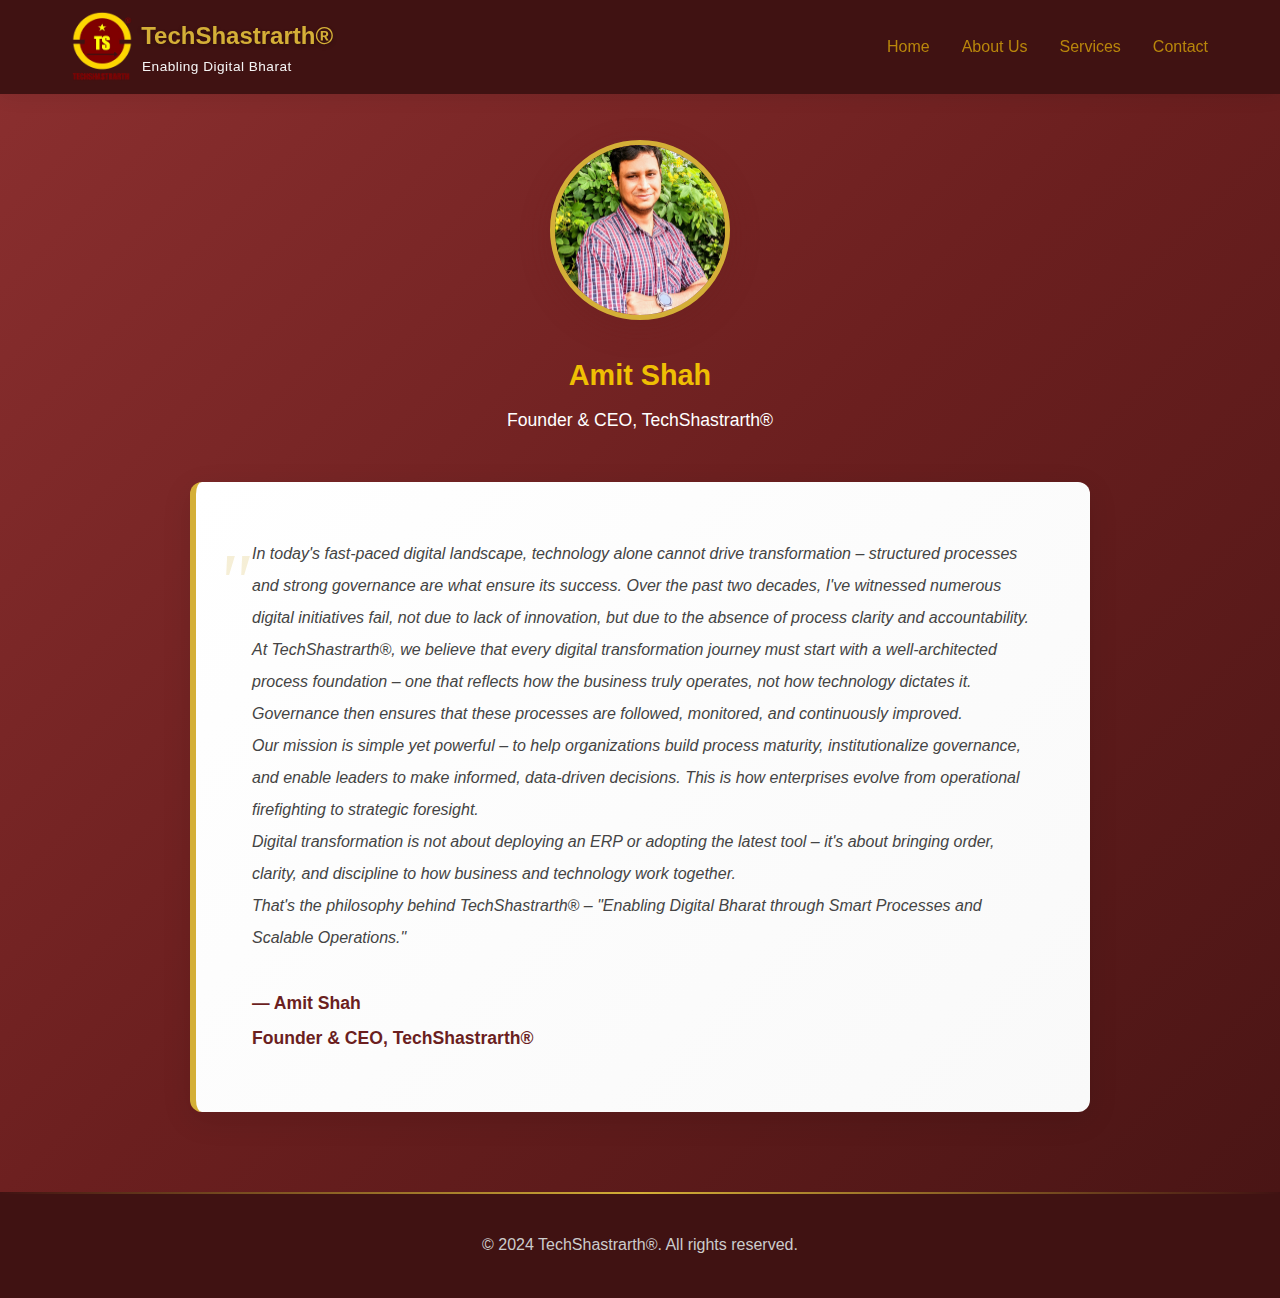
<file: founder.html>
<!DOCTYPE html>
<html lang="en">
<head>
    <meta charset="UTF-8">
    <meta name="viewport" content="width=device-width, initial-scale=1.0">
    <link rel="icon" type="image/png" href="TS.png">
    <title>Founder - TechShastrarth®</title>
    <link rel="stylesheet" href="styles.css">
</head>
<body>
    <div class="scroll-progress" id="scrollProgress"></div>

    <!-- Navigation -->
    <nav id="navbar">
        <div class="nav-container">
            <div>
                <div class="logo">
                    <div class="logo-icon">
                        <img src="TS.png" alt="Logo" width="70" height="70">
                    </div>
                    <span>TechShastrarth®</span>
                </div>
                <div class="tagline">Enabling Digital Bharat</div>
            </div>
            <ul class="nav-links">
                <li><a href="index.html">Home</a></li>
                <!-- <li><a href="about.html">About</a></li> -->
                <li class="has-submenu">
                  <a href="" class="about-link">About Us</a>
                  <ul class="submenu">
                    <li><a href="about.html">Who Are We</a></li>
                    <li><a href="why-us.html">Why Us</a></li>
                    <li><a href="founder.html">Founder's Message</a></li>
                    <li><a href="team.html">Our Team</a></li>
                  </ul>
                </li>
                <!-- <li><a href="founder.html">Founder's Message</a></li> -->
                <li><a href="solutions.html">Services</a></li>
                <!-- <li><a href="why-us.html">Why Us</a></li> -->
                <li><a href="contact.html">Contact</a></li>
            </ul>
            <div class="mobile-menu-toggle">
                <span></span>
                <span></span>
                <span></span>
            </div>
        </div>
    </nav>

    <!-- Mobile Menu -->
    <div class="mobile-menu">
        <ul>
            <li><a href="index.html">Home</a></li>
            <!-- <li><a href="about.html">About</a></li> -->
            <li class="has-submenu">
              <a href="" class="about-link">About Us</a>
              <ul class="submenu">
                <li><a href="about.html">Who Are We</a></li>
                <li><a href="why-us.html">Why Us</a></li>
                <li><a href="founder.html">Founder's Message</a></li>
                <li><a href="team.html">Our Team</a></li>x
              </ul>
            </li>
            <!-- <li><a href="founder.html">Founder's Message</a></li> -->
            <li><a href="solutions.html">Services</a></li>
            <!-- <li><a href="why-us.html">Why Us</a></li> -->
            <li><a href="contact.html">Contact</a></li>
        </ul>
    </div>

<!-- Founder Message Section -->
<section id="founder" class="section-alt" style="margin-top: 60px;">
    <!-- <h2>Message from the Founder</h2> -->
    
    <!-- Founder Image -->
    <div class="founder-image">
        <img src="./AmitShah.jpg" alt="Amit Shah - Founder & CEO">
        <h3>Amit Shah</h3>
        <p>Founder & CEO, TechShastrarth®</p>
    </div>
    
    <div class="founder-message">
        <p>In today's fast-paced digital landscape, technology alone cannot drive transformation – structured processes and strong governance are what ensure its success. Over the past two decades, I've witnessed numerous digital initiatives fail, not due to lack of innovation, but due to the absence of process clarity and accountability.</p>
        
        <p>At TechShastrarth®, we believe that every digital transformation journey must start with a well-architected process foundation – one that reflects how the business truly operates, not how technology dictates it. Governance then ensures that these processes are followed, monitored, and continuously improved.</p>
        
        <p>Our mission is simple yet powerful – to help organizations build process maturity, institutionalize governance, and enable leaders to make informed, data-driven decisions. This is how enterprises evolve from operational firefighting to strategic foresight.</p>
        
        <p>Digital transformation is not about deploying an ERP or adopting the latest tool – it's about bringing order, clarity, and discipline to how business and technology work together.</p>
        
        <p>That's the philosophy behind TechShastrarth® – "Enabling Digital Bharat through Smart Processes and Scalable Operations."</p>
        
        <div class="founder-name">— Amit Shah<br>Founder & CEO, TechShastrarth®</div>
    </div>
</section>

    <!-- Footer -->
    <footer>
        <p>&copy; 2024 TechShastrarth®. All rights reserved.</p>
    </footer>

    <script src="script.js"></script>
</body>
</html>
</file>
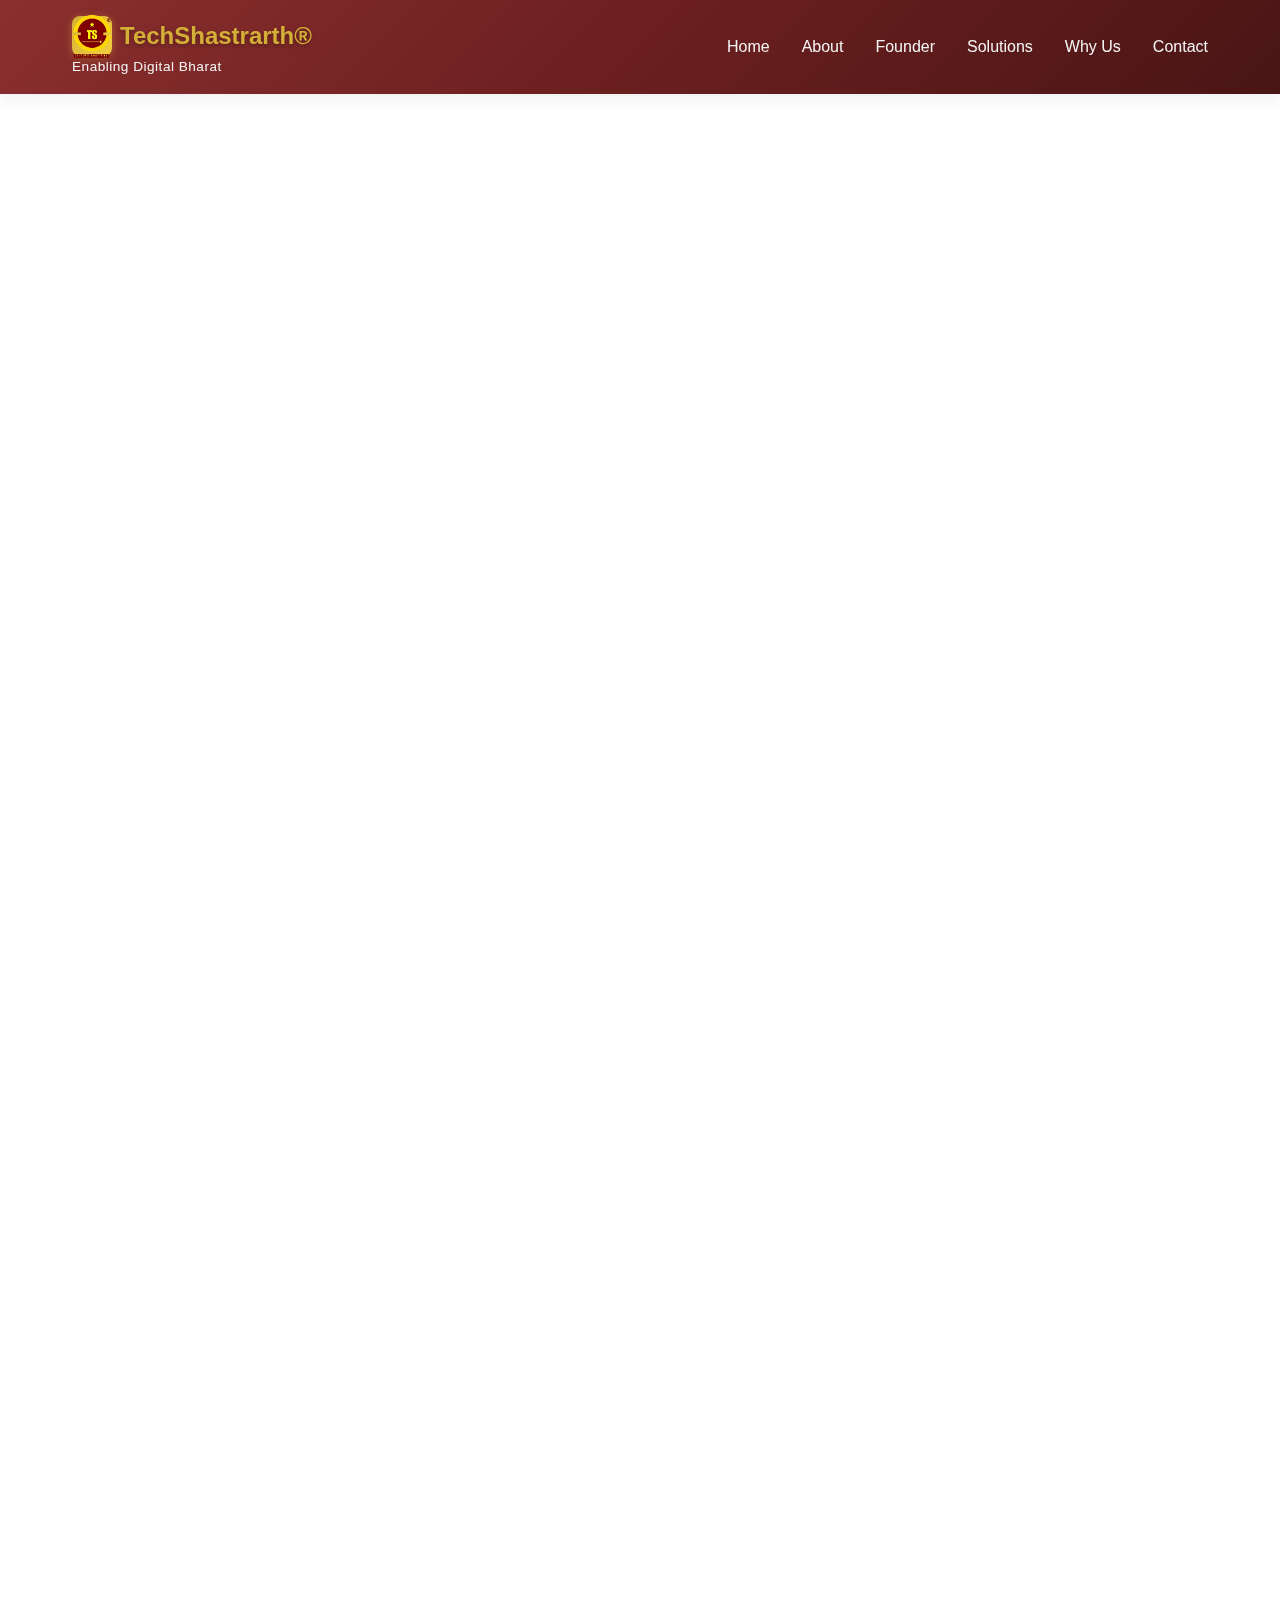
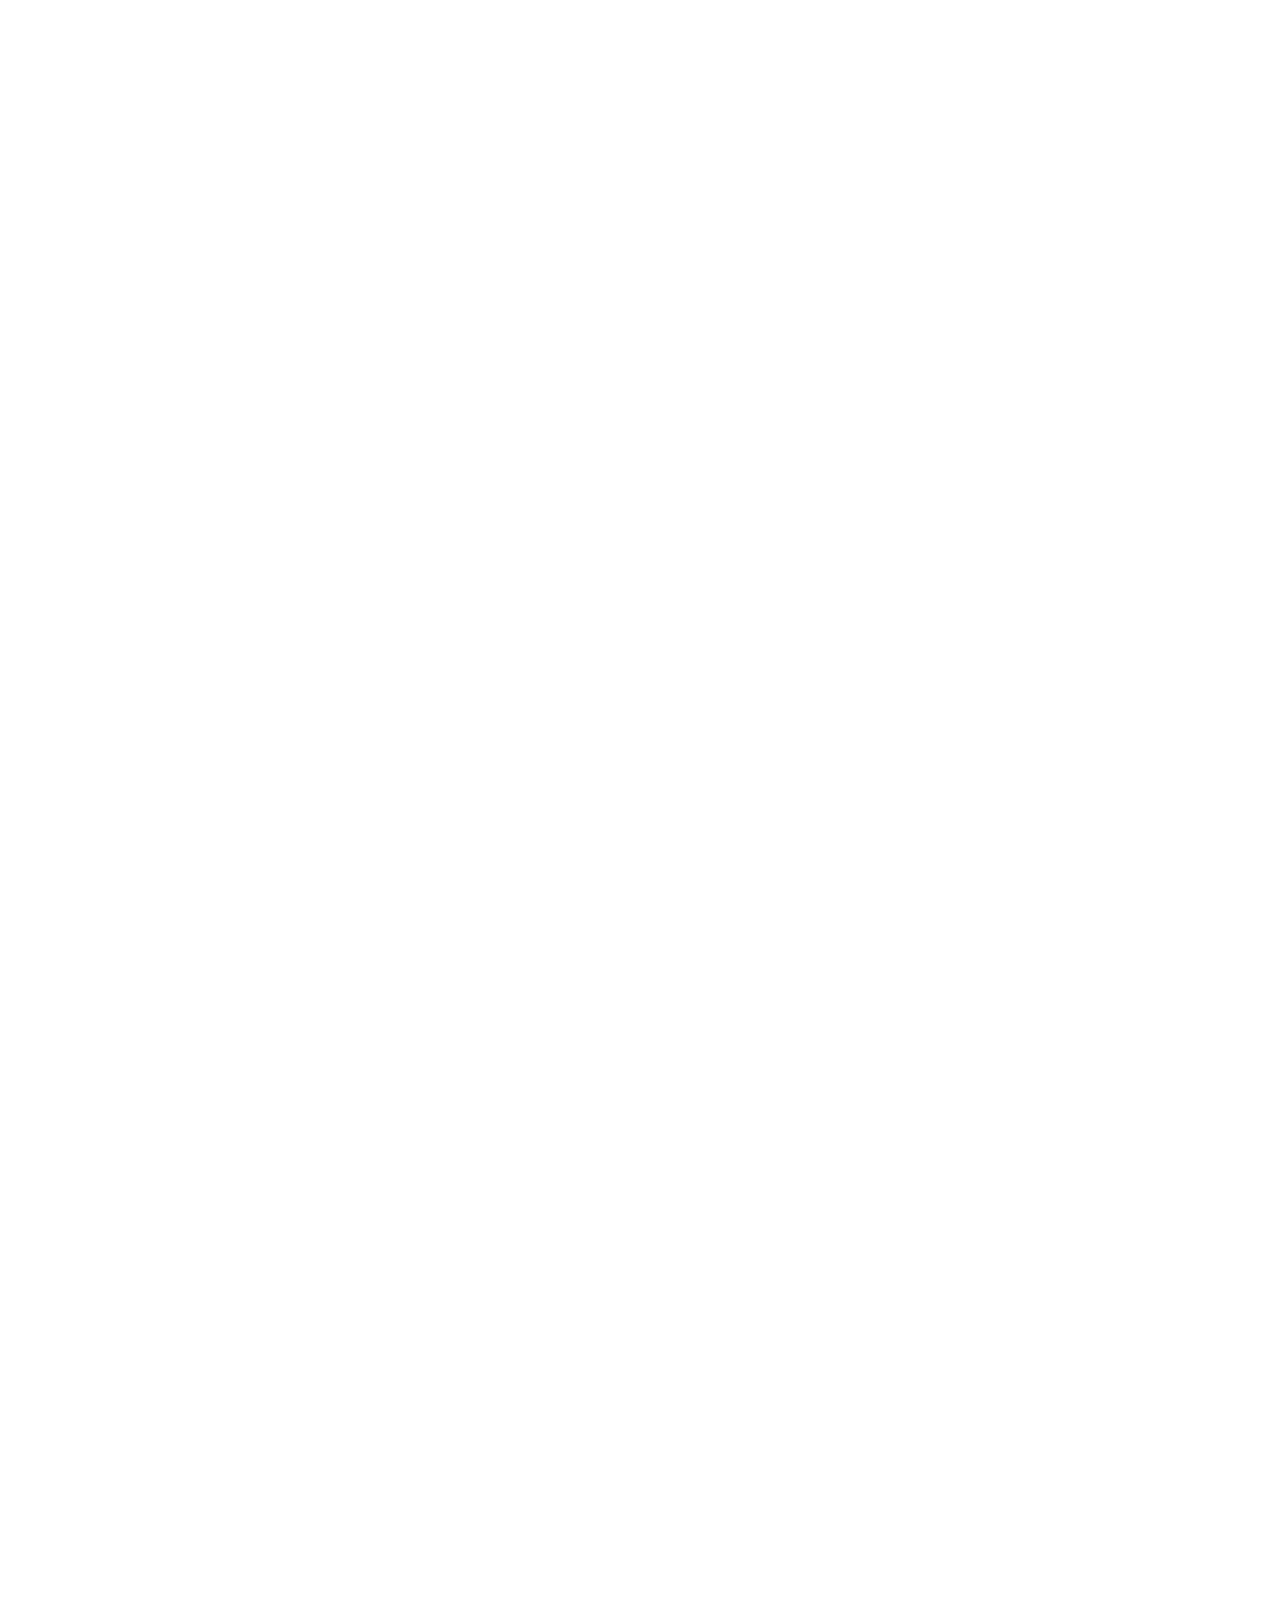
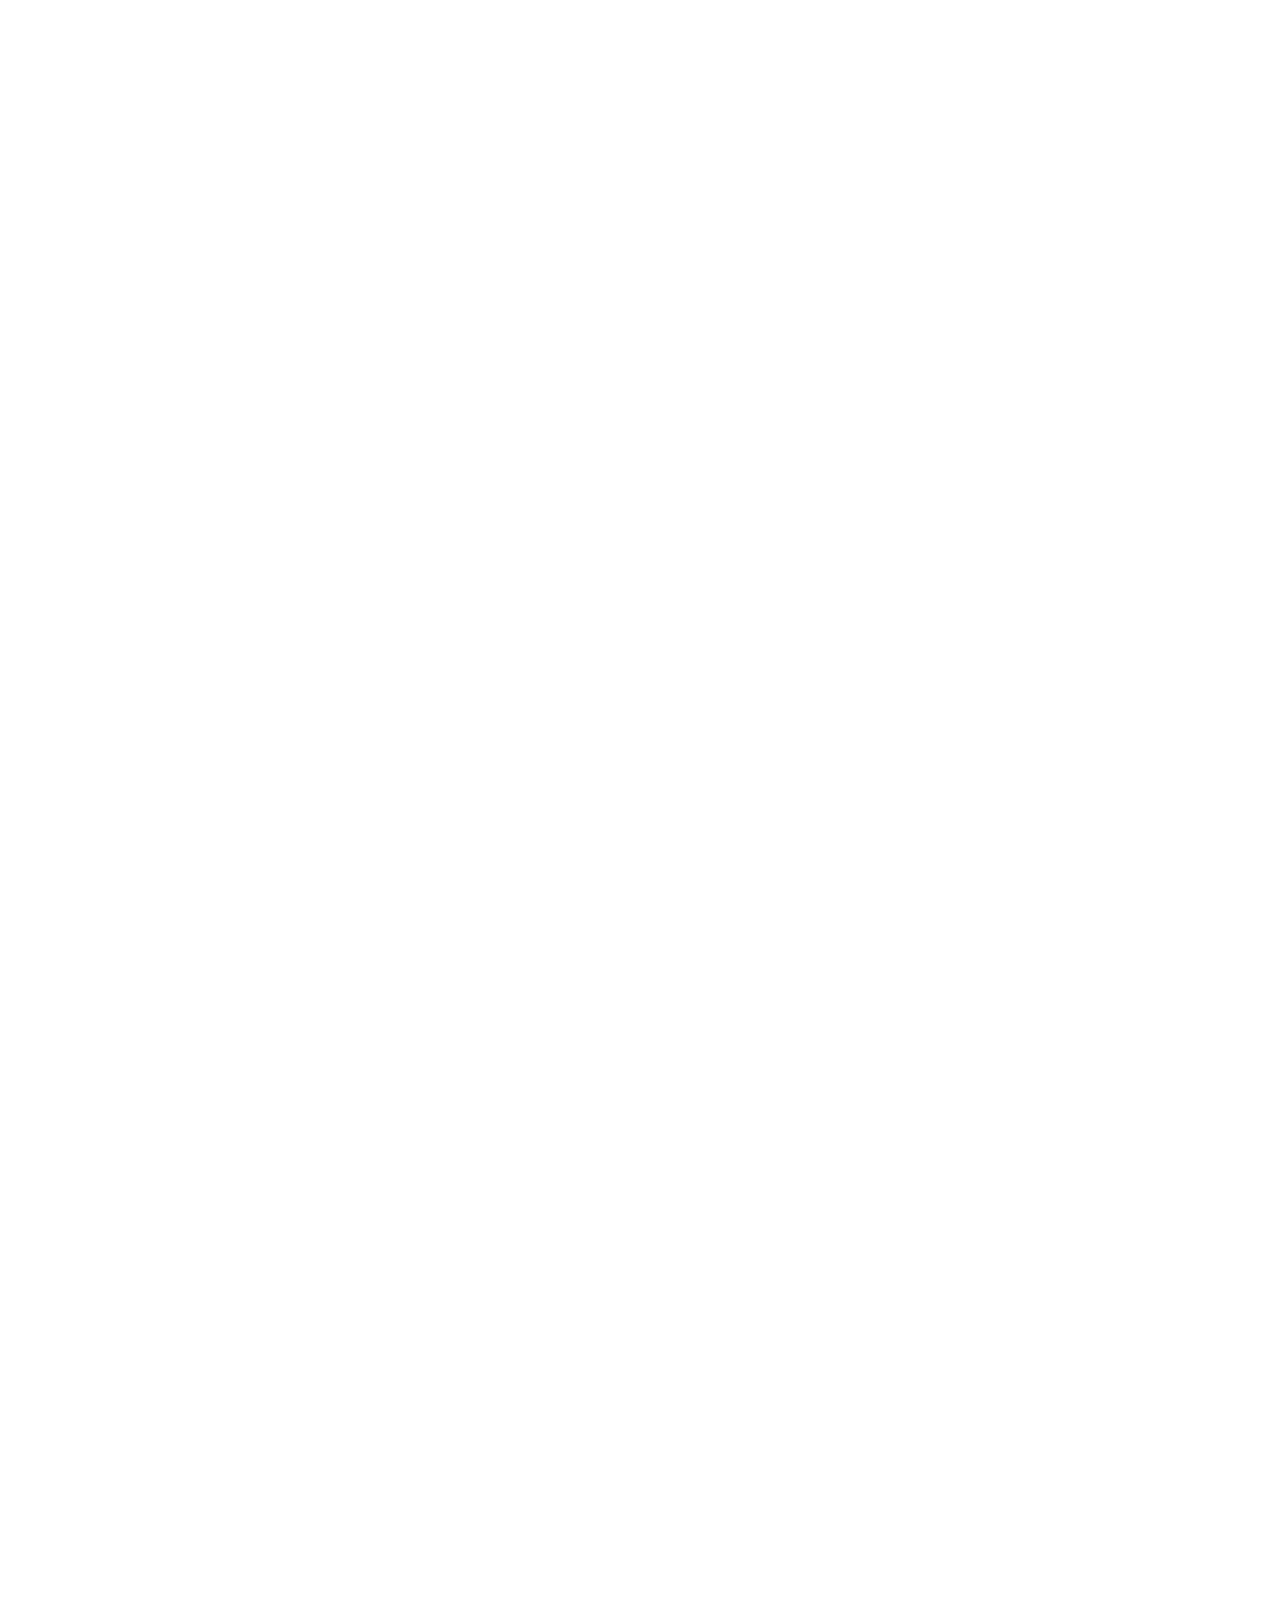
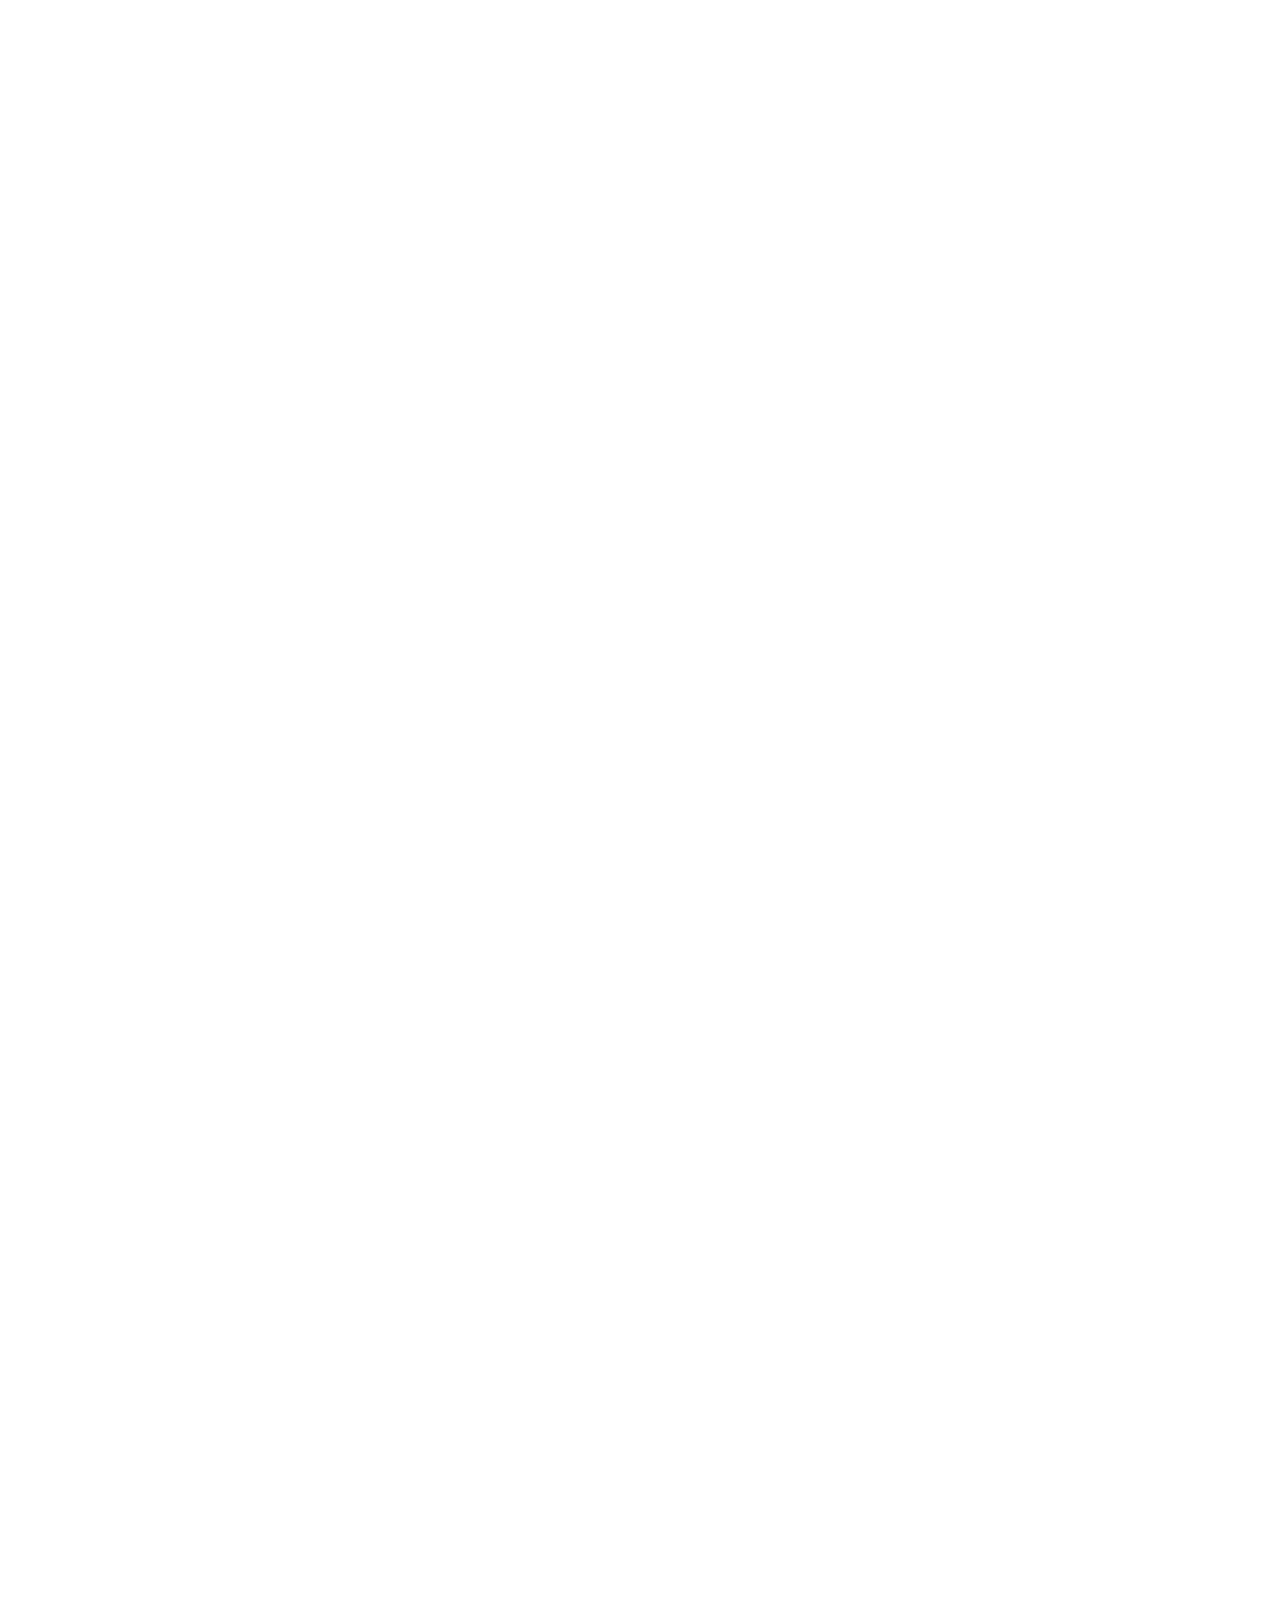
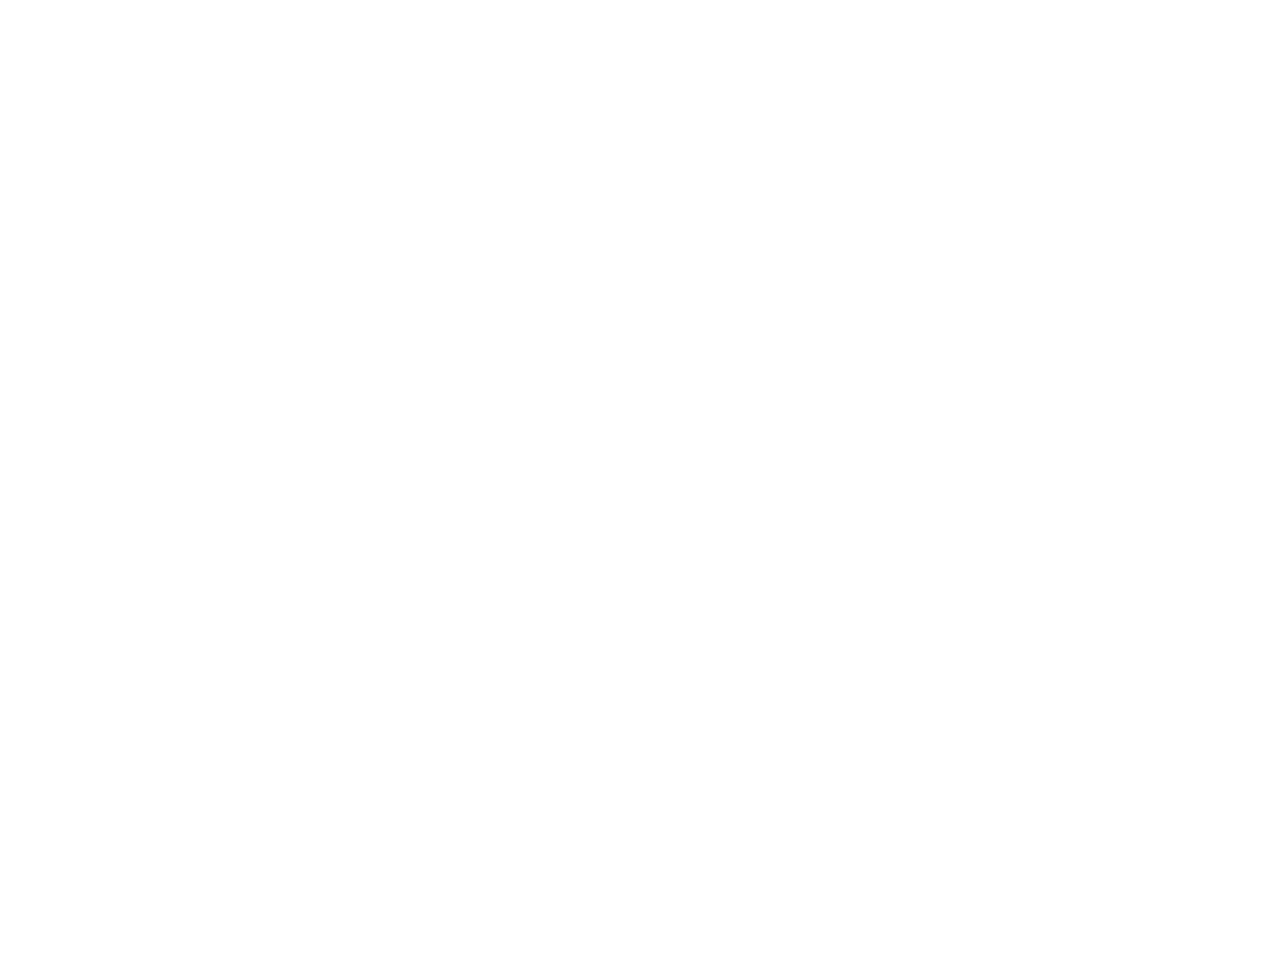
<file: onepageindex.html>
<!DOCTYPE html>
<html lang="en">
<head>
    <meta charset="UTF-8">
    <meta name="viewport" content="width=device-width, initial-scale=1.0">
    <title>TechShastrarth® - Enabling Digital Bharat</title> 
    <style>
        * {
            margin: 0;
            padding: 0;
            box-sizing: border-box;
        }

        body {
            font-family: 'Segoe UI', Tahoma, Geneva, Verdana, sans-serif;
            line-height: 1.6;
            color: #333;
            overflow-x: hidden;
        }

        /* Navigation */
        nav {
/*            background: rgba(107, 31, 31, 0.95);*/
            background: linear-gradient(135deg, #8b2f2f 0%, #6b1f1f 50%, #4a1515 100%);;
            backdrop-filter: blur(10px);
            padding: 1rem 0;
            position: fixed;
            width: 100%;
            top: 0;
            z-index: 1000;
            box-shadow: 0 0 20px rgba(0,0,0,0.1);
            transition: all 0.3s ease;
        }

        nav.scrolled {
            padding: 0.7rem 0;
            background: rgba(107, 31, 31, 0.98);
        }

        .nav-container {
            max-width: 1200px;
            margin: 0 auto;
            display: flex;
            justify-content: space-between;
            align-items: center;
            padding: 0 2rem;
        }

        .logo {
            font-size: 1.5rem;
            font-weight: bold;
            color: #d4af37;
            text-shadow: 0 2px 4px rgba(0,0,0,0.3);
            animation: fadeInLeft 0.8s ease;
            display: flex;
            align-items: center;
            gap: 0.5rem;
        }

        .logo-icon {
            width: 40px;
            height: 40px;
            background: linear-gradient(135deg, #d4af37, #f4d03f);
            border-radius: 8px;
            display: flex;
            align-items: center;
            justify-content: center;
            font-size: 1.5rem;
            box-shadow: 0 2px 8px rgba(212, 175, 55, 0.4);
        }

        .tagline {
            font-size: 0.85rem;
            color: #f5f5f5;
            font-weight: 300;
            letter-spacing: 0.5px;
        }

        .nav-links {
            display: flex;
            gap: 2rem;
            list-style: none;
            animation: fadeInRight 0.8s ease;
        }

        .nav-links a {
            color: #f5f5f5;
            text-decoration: none;
            transition: all 0.3s;
            font-weight: 500;
            position: relative;
            padding: 5px 0;
        }

        .nav-links a::after {
            content: '';
            position: absolute;
            bottom: 0;
            left: 50%;
            width: 0;
            height: 2px;
            background: #d4af37;
            transition: all 0.3s;
            transform: translateX(-50%);
        }

        .nav-links a:hover::after {
            width: 100%;
        }

        .nav-links a:hover {
            color: #d4af37;
        }

        /* Hero Section */
        .hero {
            background: linear-gradient(135deg, #8b2f2f 0%, #6b1f1f 50%, #4a1515 100%);
            max-width: 100%;
            color: white;
            padding: 10rem 2rem 5rem;
            text-align: center;
            margin-top: 60px;
            position: relative;
            overflow: hidden;
        }

        .hero::before {
            content: '';
            position: absolute;
            top: 0;
            left: 0;
            right: 0;
            bottom: 0;
            background: url('data:image/svg+xml,<svg width="100" height="100" xmlns="http://www.w3.org/2000/svg"><rect width="2" height="2" fill="rgba(212,175,55,0.1)"/></svg>');
            opacity: 0.3;
            animation: float 20s linear infinite;
        }

        @keyframes float {
            0% { transform: translate(0, 0); }
            100% { transform: translate(100px, 100px); }
        }

        .hero-content {
            position: relative;
            z-index: 1;
        }

        .hero h1 {
            font-size: 3rem;
            margin-bottom: 1.5rem;
            font-weight: 700;
            line-height: 1.2;
            animation: fadeInUp 1s ease;
            text-shadow: 0 4px 8px rgba(0,0,0,0.3);
        }

        .hero p {
            font-size: 1.2rem;
            max-width: 900px;
            margin: 0 auto 4rem;
            line-height: 1.8;
            color: #f5f5f5;
            animation: fadeInUp 1s ease 0.2s both;
        }

        .highlights {
            display: grid;
            grid-template-columns: repeat(auto-fit, minmax(300px, 1fr));
            gap: 2rem;
            max-width: 1200px;
            margin: 0 auto;
            padding: 0 2rem;
        }

        .highlight-box {
            background: rgba(255, 255, 255, 0.98);
            padding: 2.5rem;
            border-radius: 12px;
            box-shadow: 0 8px 30px rgba(0,0,0,0.15);
            transition: all 0.4s cubic-bezier(0.4, 0, 0.2, 1);
            position: relative;
            overflow: hidden;
            animation: fadeInUp 1s ease both;
        }

        .highlight-box:nth-child(1) { animation-delay: 0.3s; }
        .highlight-box:nth-child(2) { animation-delay: 0.4s; }
        .highlight-box:nth-child(3) { animation-delay: 0.5s; }

        .highlight-box::before {
            content: '';
            position: absolute;
            top: 0;
            left: 0;
            width: 100%;
            height: 4px;
            background: linear-gradient(90deg, #d4af37, #f4d03f);
            transform: scaleX(0);
            transition: transform 0.4s;
        }

        .highlight-box::after {
            content: '';
            position: absolute;
            top: -50%;
            right: -50%;
            width: 200%;
            height: 200%;
            background: radial-gradient(circle, rgba(212, 175, 55, 0.15) 0%, transparent 70%);
            opacity: 0;
            transition: opacity 0.4s;
        }

        .highlight-box:hover::before {
            transform: scaleX(1);
        }

        .highlight-box:hover::after {
            opacity: 1;
        }

        .highlight-box:hover {
            transform: translateY(-10px) scale(1.02);
            box-shadow: 0 15px 40px rgba(212, 175, 55, 0.3);
        }

        .highlight-icon {
            font-size: 3.5rem;
            margin-bottom: 1.5rem;
            display: block;
            background: linear-gradient(135deg, #6b1f1f, #8b2f2f);
            width: 80px;
            height: 80px;
            border-radius: 50%;
            display: flex;
            align-items: center;
            justify-content: center;
            margin: 0 auto 1.5rem;
            box-shadow: 0 4px 15px rgba(107, 31, 31, 0.3);
            transition: all 0.3s;
        }

        .highlight-box:hover .highlight-icon {
            transform: scale(1.1) rotate(5deg);
            box-shadow: 0 6px 20px rgba(212, 175, 55, 0.5);
        }

        .highlight-icon svg {
            width: 45px;
            height: 45px;
            fill: #d4af37;
        }

        .highlight-box h3 {
            color: #6b1f1f;
            margin-bottom: 1rem;
            font-size: 1.4rem;
            font-weight: 600;
        }

        .highlight-box p {
            color: #555;
            font-size: 1rem;
            line-height: 1.7;
        }

        /* Section Styles */
        section {
            padding: 5rem 2rem;
            max-width: 1200px;
            margin: 0 auto;
            opacity: 0;
            animation: fadeIn 0.8s ease forwards;
        }

        .section-alt {
            background: linear-gradient(to bottom, #f9f9f9, #ffffff);
            margin: 0;
            max-width: 100%;
            padding: 5rem 2rem;
            position: relative;
        }

        .section-dark {
            background: linear-gradient(135deg, #6b1f1f 0%, #8b2f2f 50%, #6b1f1f 100%);
            color: white;
            margin: 0;
            max-width: 100%;
            padding: 5rem 2rem;
            position: relative;
            overflow: hidden;
        }

        .section-dark::before {
            content: '';
            position: absolute;
            top: -50%;
            right: -50%;
            width: 100%;
            height: 100%;
            background: radial-gradient(circle, rgba(212, 175, 55, 0.1) 0%, transparent 70%);
        }

        h2 {
            font-size: 2.5rem;
            margin-bottom: 3rem;
            color: #6b1f1f;
            text-align: center;
            font-weight: 700;
            position: relative;
            display: inline-block;
            left: 50%;
            transform: translateX(-50%);
        }

        h2::after {
            content: '';
            position: absolute;
            bottom: -10px;
            left: 50%;
            transform: translateX(-50%);
            width: 80px;
            height: 4px;
            background: linear-gradient(90deg, transparent, #d4af37, transparent);
            border-radius: 2px;
        }

        .section-dark h2 {
            color: #d4af37;
        }

        /* About Content */
        .about-grid {
            display: grid;
            grid-template-columns: repeat(auto-fit, minmax(250px, 1fr));
            gap: 2rem;
            margin-top: 3rem;
        }

        .about-card {
            background: white;
            padding: 2.5rem;
            border-radius: 12px;
            box-shadow: 0 5px 20px rgba(0,0,0,0.08);
            transition: all 0.3s;
            border-left: 4px solid transparent;
        }

        .about-card:hover {
            transform: translateY(-5px);
            box-shadow: 0 10px 30px rgba(0,0,0,0.15);
            border-left-color: #d4af37;
        }

        .about-card h3 {
            color: #6b1f1f;
            margin-bottom: 1rem;
            font-size: 1.5rem;
        }

        .about-card p {
            color: #555;
            line-height: 1.8;
        }

        .edge-list {
            list-style: none;
            margin-top: 1rem;
        }

        .edge-list li {
            padding: 0.7rem 0;
            padding-left: 2.5rem;
            position: relative;
            font-size: 1.05rem;
            color: #555;
            transition: all 0.3s;
        }

        .edge-list li:hover {
            color: #6b1f1f;
            padding-left: 3rem;
        }

        .edge-list li:before {
            content: "✓";
            position: absolute;
            left: 0;
            color: #d4af37;
            font-weight: bold;
            font-size: 1.5rem;
            transition: all 0.3s;
        }

        .edge-list li:hover:before {
            transform: scale(1.2);
        }

        /* Founder Message */
        .founder-message {
            background: linear-gradient(135deg, #ffffff 0%, #f9f9f9 100%);
            padding: 3.5rem;
            border-left: 6px solid #d4af37;
            border-radius: 12px;
            box-shadow: 0 8px 30px rgba(0,0,0,0.1);
            max-width: 900px;
            margin: 0 auto;
            font-style: italic;
            line-height: 2;
            color: #444;
            position: relative;
            transition: all 0.3s;
        }

        .founder-message:hover {
            box-shadow: 0 12px 40px rgba(0,0,0,0.15);
            transform: scale(1.01);
        }

        .founder-message::before {
            content: '"';
            position: absolute;
            top: 20px;
            left: 20px;
            font-size: 5rem;
            color: rgba(212, 175, 55, 0.2);
            font-family: Georgia, serif;
        }

        .founder-name {
            margin-top: 2rem;
            font-weight: 600;
            color: #6b1f1f;
            font-style: normal;
            font-size: 1.1rem;
        }

        /* Solutions Grid */
        .solutions-intro {
            text-align: center;
            font-size: 1.3rem;
            margin-bottom: 3rem;
            color: #f5f5f5;
            max-width: 800px;
            margin-left: auto;
            margin-right: auto;
        }

        .solutions-grid {
            display: grid;
            gap: 2.5rem;
            margin-top: 3rem;
        }

        .solution-card {
            background: white;
            padding: 3rem;
            border-radius: 12px;
            box-shadow: 0 8px 30px rgba(0,0,0,0.1);
            transition: all 0.4s cubic-bezier(0.4, 0, 0.2, 1);
            position: relative;
            overflow: hidden;
        }

        .solution-card::before {
            content: '';
            position: absolute;
            top: 0;
            left: -100%;
            width: 100%;
            height: 100%;
            background: linear-gradient(90deg, transparent, rgba(212, 175, 55, 0.1), transparent);
            transition: left 0.5s;
        }

        .solution-card:hover::before {
            left: 100%;
        }

        .solution-card:hover {
            transform: translateX(10px);
            box-shadow: 0 15px 50px rgba(0,0,0,0.2);
        }

        .solution-card h3 {
            color: #6b1f1f;
            margin-bottom: 0.8rem;
            font-size: 1.6rem;
            display: flex;
            align-items: center;
            gap: 0.5rem;
        }

        .solution-number {
            background: linear-gradient(135deg, #d4af37, #f4d03f);
            width: 35px;
            height: 35px;
            border-radius: 50%;
            display: flex;
            align-items: center;
            justify-content: center;
            font-size: 1rem;
            color: white;
            font-weight: bold;
        }

        .solution-card h4 {
            color: #d4af37;
            margin-bottom: 1.2rem;
            font-size: 1.15rem;
            font-weight: 500;
        }

        .solution-card p {
            color: #555;
            line-height: 1.8;
        }

        /* Value Table */
        .why-grid {
    display: grid;
    grid-template-columns: repeat(auto-fit, minmax(250px, 1fr)); /* automatically fit cards */
    gap: 2rem;
    margin-top: 3rem;
}
.why-card {
    display: flex;
    flex-direction: column; /* stack content vertically */
    align-items: center;    /* center horizontally */
    justify-content: flex-start; /* start from top */
    background: white;
    padding: 2.5rem;
    border-radius: 12px;
    box-shadow: 0 8px 30px rgba(0,0,0,0.1);
    transition: all 0.4s;
    position: relative;
    overflow: hidden;
    text-align: center; /* center text */
}


/*        .why-grid {
            display: grid;
            flex-wrap: nowrap;
            justify-content: space-between;
            grid-template-columns: repeat(auto-fit, minmax(300px, 1fr));
            gap: 2rem;
            margin-top: 3rem;
        }

        .why-card {
            background: white;
            padding: 2.5rem;
            border-radius: 12px;
            box-shadow: 0 8px 30px rgba(0,0,0,0.1);
            transition: all 0.4s;
            position: relative;
            overflow: hidden;
        }*/

        .why-card::before {
            content: '';
            position: absolute;
            top: 0;
            left: 0;
            width: 4px;
            height: 0;
            background: linear-gradient(to bottom, #d4af37, #f4d03f);
            transition: height 0.4s;
        }

        .why-card:hover::before {
            height: 100%;
        }

        .why-card:hover {
            transform: translateY(-8px);
            box-shadow: 0 15px 50px rgba(212, 175, 55, 0.3);
        }

        .why-icon {
            width: 70px;
            height: 70px;
            margin-bottom: 1.5rem;
            display: inline-flex;
            align-items: center;
            justify-content: center;
            background: linear-gradient(135deg, #6b1f1f, #8b2f2f);
            border-radius: 50%;
            box-shadow: 0 4px 15px rgba(107, 31, 31, 0.3);
            transition: all 0.3s;
        }

        .why-icon svg {
            width: 40px;
            height: 40px;
            fill: #d4af37;
        }

        .why-card:hover .why-icon {
            transform: scale(1.15) rotate(5deg);
            box-shadow: 0 6px 20px rgba(212, 175, 55, 0.5);
        }

        .why-content h3 {
            color: #6b1f1f;
            font-size: 1.3rem;
            margin-bottom: 1rem;
        }

        .challenge {
            background: linear-gradient(135deg, #ffe5e5, #ffd5d5);
            padding: 1rem;
            border-radius: 8px;
            color: #6b1f1f;
            font-weight: 500;
            margin: 1rem 0;
            border-left: 3px solid #8b2f2f;
        }

        .arrow {
            text-align: center;
            font-size: 2rem;
            color: #d4af37;
            margin: 1rem 0;
            font-weight: bold;
            animation: bounce 2s infinite;
        }

        @keyframes bounce {
            0%, 100% { transform: translateX(0); }
            50% { transform: translateX(10px); }
        }

        .solution {
            background: linear-gradient(135deg, #fff8e5, #fff0cc);
            padding: 1rem;
            border-radius: 8px;
            color: #6b1f1f;
            font-weight: 500;
            margin: 1rem 0;
            border-left: 3px solid #d4af37;
        }

        .value-badge {
            background: linear-gradient(135deg, #6b1f1f, #8b2f2f);
            color: white;
            padding: 0.8rem 1.2rem;
            border-radius: 25px;
            text-align: center;
            margin-top: 1.5rem;
            font-weight: 600;
            box-shadow: 0 4px 15px rgba(107, 31, 31, 0.3);
        }

        .table-container {
            overflow-x: auto;
            margin-top: 3rem;
        }

        .value-table {
            width: 100%;
            background: white;
            border-radius: 12px;
            overflow: hidden;
            box-shadow: 0 8px 30px rgba(0,0,0,0.1);
        }

        .value-table thead {
            background: linear-gradient(135deg, #6b1f1f, #8b2f2f);
            color: white;
        }

        .value-table th {
            padding: 1.5rem;
            text-align: left;
            font-weight: 600;
            font-size: 1.1rem;
        }

        .value-table td {
            padding: 1.5rem;
            border-bottom: 1px solid #eee;
            transition: all 0.3s;
        }

        .value-table tbody tr {
            transition: all 0.3s;
        }

        .value-table tbody tr:hover {
            background: linear-gradient(90deg, rgba(212, 175, 55, 0.05), transparent);
            transform: scale(1.01);
        }

        .value-table tbody tr:hover td {
            color: #6b1f1f;
            font-weight: 500;
        }

        /* Testimonial */
        .testimonial {
            background: linear-gradient(135deg, #ffffff, #f9f9f9);
            padding: 3.5rem;
            border-radius: 12px;
            box-shadow: 0 8px 30px rgba(0,0,0,0.1);
            max-width: 800px;
            margin: 3rem auto;
            text-align: center;
            font-size: 1.3rem;
            font-style: italic;
            color: #444;
            line-height: 1.9;
            position: relative;
            transition: all 0.3s;
        }

        .testimonial:hover {
            transform: scale(1.02);
            box-shadow: 0 12px 40px rgba(212, 175, 55, 0.2);
        }

        .testimonial::before {
            content: '★★★★★';
            display: block;
            color: #d4af37;
            font-size: 1.5rem;
            margin-bottom: 1rem;
            font-style: normal;
        }

.client-logos {
  text-align: center;
  margin-top: 3rem;
  padding: 3rem;
  background: linear-gradient(to right, transparent, rgba(212, 175, 55, 0.1), transparent);
  border-radius: 8px;
  overflow: hidden;
}

.client-logos h3 {
  color: #6b1f1f;
  font-size: 1.3rem;
  margin-bottom: 2rem;
}

/* ✅ Smooth horizontal scroll container */
.logo-track {
  display: flex;
  align-items: center;
  gap: 2rem;
  width: max-content;
  animation: scroll-left 30s linear infinite;
}

/* ✅ Individual logo cards (your same style) */
.client-logo-item {
  background: white;
  padding: 2rem 1.5rem;
  border-radius: 8px;
  box-shadow: 0 4px 15px rgba(0,0,0,0.08);
  display: flex;
  align-items: center;
  justify-content: center;
  min-width: 180px;
  text-align: center;
  flex-shrink: 0;
  transition: all 0.3s;
}

.client-logo-item:hover {
  transform: translateY(-5px);
  box-shadow: 0 8px 25px rgba(212, 175, 55, 0.3);
}

/* ✅ Logo image size */
.client-logo-item img {
  width: 140px;
  height: 80px;
  object-fit: contain;
  filter: grayscale(100%);
  transition: transform 0.3s ease, filter 0.3s ease;
}

.client-logo-item img:hover {
  transform: scale(1.05);
  filter: grayscale(0%);
}

/* ✅ The key to smooth infinite scrolling */
@keyframes scroll-left {
  0% {
    transform: translateX(0);
  }
  100% {
    transform: translateX(-50%);
  }
}

/* Optional: pause on hover */
.client-logos:hover .logo-track {
  animation-play-state: paused;
}


/* ✅ Logo cards (your original style kept) */
.client-logo-item {
  background: white;
  padding: 2rem 1.5rem;
  border-radius: 8px;
  box-shadow: 0 4px 15px rgba(0,0,0,0.08);
  transition: all 0.3s;
  display: flex;
  align-items: center;
  justify-content: center;
  min-width: 180px;
  text-align: center;
  flex-shrink: 0; /* prevents shrinking when many logos are added */
}

.client-logo-item:hover {
  transform: translateY(-5px);
  box-shadow: 0 8px 25px rgba(212, 175, 55, 0.3);
}

/* ✅ Uniform logo image sizing */
.client-logo-item img {
  width: 140px;
  height: 80px;
  object-fit: contain;
  transition: transform 0.3s ease, filter 0.3s ease;
  filter: grayscale(100%);
}

.client-logo-item img:hover {
  transform: scale(1.05);
  filter: grayscale(0%);
}

/* ✅ Continuous horizontal scroll animation */
@keyframes scroll-left {
  0% { transform: translateX(0); }
  100% { transform: translateX(-50%); }
}

/* Optional: pause when hovered */
.client-logos:hover .logo-track {
  animation-play-state: paused;
}

        /* Contact Section */
        .contact-wrapper {
            max-width: 900px;
            margin: 3rem auto 0;
            background: white;
            border-radius: 12px;
            padding: 3rem;
            box-shadow: 0 8px 30px rgba(0,0,0,0.15);
        }

        .contact-grid {
            display: grid;
            gap: 2rem;
        }

        .contact-row {
            display: flex;
            align-items: center;
            gap: 1.5rem;
            padding: 1.5rem;
            background: linear-gradient(to right, rgba(212, 175, 55, 0.05), transparent);
            border-radius: 8px;
            border-left: 4px solid #d4af37;
            transition: all 0.3s;
        }

        .contact-row:hover {
            background: linear-gradient(to right, rgba(212, 175, 55, 0.1), transparent);
            transform: translateX(5px);
        }

        .contact-icon-box {
            width: 60px;
            height: 60px;
            background: linear-gradient(135deg, #6b1f1f, #8b2f2f);
            border-radius: 50%;
            display: flex;
            align-items: center;
            justify-content: center;
            flex-shrink: 0;
            box-shadow: 0 4px 15px rgba(107, 31, 31, 0.3);
        }

        .contact-icon-box svg {
            width: 30px;
            height: 30px;
            fill: #d4af37;
        }

        .contact-details {
            flex: 1;
        }

        .contact-label {
            font-size: 0.9rem;
            color: #888;
            margin-bottom: 0.3rem;
            text-transform: uppercase;
            letter-spacing: 0.5px;
        }

        .contact-value {
            font-size: 1.2rem;
            color: #6b1f1f;
            font-weight: 600;
        }

        .contact-value a {
            color: #6b1f1f;
            text-decoration: none;
            transition: all 0.3s;
        }

        .contact-value a:hover {
            color: #d4af37;
        }

        .contact-info {
            display: grid;
            grid-template-columns: repeat(auto-fit, minmax(280px, 1fr));
            gap: 2.5rem;
            margin-top: 3rem;
            max-width: 900px;
            margin-left: auto;
            margin-right: auto;
        }

        .contact-item {
            text-align: center;
            padding: 3rem 2rem;
            background: white;
            border-radius: 12px;
            box-shadow: 0 8px 30px rgba(0,0,0,0.1);
            transition: all 0.4s;
            position: relative;
            overflow: hidden;
        }

        .contact-item::before {
            content: '';
            position: absolute;
            top: 0;
            left: 0;
            right: 0;
            height: 4px;
            background: linear-gradient(90deg, #d4af37, #f4d03f);
            transform: scaleX(0);
            transition: transform 0.4s;
        }

        .contact-item:hover::before {
            transform: scaleX(1);
        }

        .contact-item:hover {
            transform: translateY(-10px);
            box-shadow: 0 15px 50px rgba(212, 175, 55, 0.3);
        }

        .contact-item h3 {
            color: #6b1f1f;
            margin-bottom: 1rem;
            font-size: 1.5rem;
        }

        .contact-item p {
            color: #555;
            font-size: 1.1rem;
        }

        .contact-item a {
            color: #d4af37;
            text-decoration: none;
            font-weight: 500;
            transition: all 0.3s;
        }

        .contact-item a:hover {
            color: #6b1f1f;
            text-decoration: underline;
        }

        /* Footer */
        footer {
            background: linear-gradient(135deg, #1a1a1a, #2a2a2a);
            color: white;
            text-align: center;
            padding: 2.5rem;
            margin-top: 0;
            position: relative;
            overflow: hidden;
        }

        footer::before {
            content: '';
            position: absolute;
            top: 0;
            left: 0;
            right: 0;
            height: 2px;
            background: linear-gradient(90deg, transparent, #d4af37, transparent);
        }

        footer p {
            color: #ccc;
            font-size: 1rem;
        }

        /* Animations */
        @keyframes fadeIn {
            from {
                opacity: 0;
            }
            to {
                opacity: 1;
            }
        }

        @keyframes fadeInUp {
            from {
                opacity: 0;
                transform: translateY(30px);
            }
            to {
                opacity: 1;
                transform: translateY(0);
            }
        }

        @keyframes fadeInLeft {
            from {
                opacity: 0;
                transform: translateX(-30px);
            }
            to {
                opacity: 1;
                transform: translateX(0);
            }
        }

        @keyframes fadeInRight {
            from {
                opacity: 0;
                transform: translateX(30px);
            }
            to {
                opacity: 1;
                transform: translateX(0);
            }
        }

        /* Smooth Scroll */
        html {
            scroll-behavior: smooth;
        }

        /* Responsive */
        @media (max-width: 768px) {
            .nav-links {
                display: none;
            }

            .hero h1 {
                font-size: 2rem;
            }

            .hero p {
                font-size: 1rem;
            }

            h2 {
                font-size: 2rem;
            }

            .highlight-box,
            .solution-card,
            .contact-item {
                padding: 2rem;
            }
        }

        /* Scroll Progress Bar */
        .scroll-progress {
            position: fixed;
            top: 0;
            left: 0;
            width: 0%;
            height: 3px;
            background: linear-gradient(90deg, #d4af37, #f4d03f);
            z-index: 10000;
            transition: width 0.1s;
        }
    </style>
</head>
<body>
    <div class="scroll-progress" id="scrollProgress"></div>

    <!-- Navigation -->
    <nav id="navbar">
        <div class="nav-container">
            <div>
                <div class="logo">
                    <div class="logo-icon">
                        <img src="./TS.png" alt="Logo" width="45" height="45">
                    </div>
                    <span>TechShastrarth®</span>
                </div>
                <div class="tagline">Enabling Digital Bharat</div>
            </div>
            <ul class="nav-links">
                <li><a href="#home">Home</a></li>
                <li><a href="#about">About</a></li>
                <li><a href="#founder">Founder</a></li>
                <li><a href="#solutions">Solutions</a></li>
                <li><a href="#why-us">Why Us</a></li>
                <li><a href="#contact">Contact</a></li>
            </ul>
        </div>
    </nav>

    <!-- Hero Section -->
    <section id="home" class="hero">
        <div class="hero-content">
            <h1>Driving Business Growth with Strategy, Process & ERP Advisory</h1>
            <p>At TechShastrarth®, we help MSMEs & Mid-Size enterprises achieve operational excellence and digital transformation through strategic guidance, optimized workflows, and unbiased ERP advisory.</p>
            
            <div class="highlights">
                <div class="highlight-box">
                    <div class="highlight-icon">
                        <svg viewBox="0 0 24 24" xmlns="http://www.w3.org/2000/svg">
                            <path d="M12 2L2 7v10c0 5.55 3.84 10.74 9 12 5.16-1.26 9-6.45 9-12V7l-10-5zm0 18c-4.52 0-8.17-3.58-8.17-8V8.3L12 4.18l8.17 4.12V12c0 4.42-3.65 8-8.17 8zm-1-13h2v6h-2zm0 8h2v2h-2z"/>
                        </svg>
                    </div>
                    <h3>Vendor-Neutral ERP Advisory</h3>
                    <p>Objective, unbiased ERP guidance tailored to your business goals and growth roadmap.</p>
                </div>
                <div class="highlight-box">
                    <div class="highlight-icon">
                        <svg viewBox="0 0 24 24" xmlns="http://www.w3.org/2000/svg">
                            <path d="M12 2C6.48 2 2 6.48 2 12s4.48 10 10 10 10-4.48 10-10S17.52 2 12 2zm-2 15l-5-5 1.41-1.41L10 14.17l7.59-7.59L19 8l-9 9z"/>
                            <circle cx="12" cy="12" r="3"/>
                        </svg>
                    </div>
                    <h3>Process Optimization</h3>
                    <p>Design efficient, future-ready workflows that enhance productivity and scalability.</p>
                </div>
                <div class="highlight-box">
                    <div class="highlight-icon">
                        <svg viewBox="0 0 24 24" xmlns="http://www.w3.org/2000/svg">
                            <path d="M9 11H7v2h2v-2zm4 0h-2v2h2v-2zm4 0h-2v2h2v-2zm2-7h-1V2h-2v2H8V2H6v2H5c-1.11 0-1.99.9-1.99 2L3 20c0 1.1.89 2 2 2h14c1.1 0 2-.9 2-2V6c0-1.1-.9-2-2-2zm0 16H5V9h14v11z"/>
                        </svg>
                    </div>
                    <h3>Governance & Oversight</h3>
                    <p>Governance framework & PMO Setup for smooth, accountable implementation.</p>
                </div>
            </div>
        </div>
    </section>

    <!-- About Us -->
    <section id="about">
        <h2>About Us</h2>
        <div class="about-grid">
            <div class="about-card">
                <h3>Who We Are</h3>
                <p>We act as a trusted partner and strategic advisor, providing vendor-neutral guidance on ERP systems and expert advice on business processes to help organizations optimize operations and align technology with strategy.</p>
            </div>
            <div class="about-card">
                <h3>Vision</h3>
                <p>Enabling Digital Bharat through Smart Processes and Scalable Operations</p>
            </div>
            <div class="about-card">
                <h3>Mission</h3>
                <p>At TechShastrarth®, we help MSMEs & Mid-Size enterprises achieve scalable growth through smart strategies, optimized processes, and technology-driven insights, powered by digital transformation.</p>
            </div>
        </div>
        
        <div class="about-card" style="margin-top: 2rem;">
            <h3>Our Edge</h3>
            <ul class="edge-list">
                <li>Over two decades in technology leadership and strategy</li>
                <li>Expertise in process architecture, ERP strategy & digital transformation</li>
                <li>Vendor-agnostic evaluations and fit-gap analysis</li>
                <li>Proven governance frameworks ensuring accountability and results</li>
            </ul>
        </div>
    </section>

    <!-- Founder Message -->
    <section id="founder" class="section-alt">
        <h2>Message from the Founder</h2>
        <div class="founder-message">
            <p>In today's fast-paced digital landscape, technology alone cannot drive transformation — structured processes and strong governance are what ensure its success. Over the past two decades, I've witnessed numerous digital initiatives fail, not due to lack of innovation, but due to the absence of process clarity and accountability.</p>
            
            <p>At TechShastrarth®, we believe that every digital transformation journey must start with a well-architected process foundation — one that reflects how the business truly operates, not how technology dictates it. Governance then ensures that these processes are followed, monitored, and continuously improved.</p>
            
            <p>Our mission is simple yet powerful — to help organizations build process maturity, institutionalize governance, and enable leaders to make informed, data-driven decisions. This is how enterprises evolve from operational firefighting to strategic foresight.</p>
            
            <p>Digital transformation is not about deploying an ERP or adopting the latest tool — it's about bringing order, clarity, and discipline to how business and technology work together.</p>
            
            <p>That's the philosophy behind TechShastrarth® — "Enabling Digital Bharat through Smart Processes and Scalable Operations."</p>
            
            <div class="founder-name">— Amit Shah<br>Founder & CEO, TechShastrarth®</div>
        </div>
    </section>

    <!-- Our Solutions -->
    <section id="solutions" class="section-dark">
        <h2>Our Solutions</h2>
        <p class="solutions-intro">Helping businesses build structured, scalable, and technology-driven operations.</p>
        
        <div class="solutions-grid">
            <div class="solution-card">
                <h3><span class="solution-number">1</span> Process Audit & Optimization</h3>
                <h4>Unlock efficiency by transforming the way your business operates.</h4>
                <p>We deep-dive into your current ("As-Is") workflows, identify bottlenecks, and design streamlined ("To-Be") processes that enhance productivity and scalability. Our comprehensive audit reports and SOPs lay the foundation for structured, process-driven growth.</p>
            </div>
            
            <div class="solution-card">
                <h3><span class="solution-number">2</span> Targeted Process Digitization</h3>
                <h4>Experience the impact of automation — before you commit.</h4>
                <p>Through our "Demo it to Believe it" approach, we digitize select key workflows to showcase measurable value, boost confidence, and help you visualize the future of your operations.</p>
            </div>
            
            <div class="solution-card">
                <h3><span class="solution-number">3</span> ERP Advisory & Selection</h3>
                <h4>Choose the right ERP — without vendor bias.</h4>
                <p>We conduct neutral evaluations, fit-gap analyses, and provide data-driven recommendation reports to ensure your ERP investment aligns perfectly with your business goals and growth roadmap.</p>
            </div>
            
            <div class="solution-card">
                <h3><span class="solution-number">4</span> Implementation Oversight & PMO Setup</h3>
                <h4>Deliver transformation with confidence.</h4>
                <p>From governance frameworks and real-time dashboards to risk mitigation and progress tracking — we help you stay in control of your ERP implementation, ensuring timelines, quality, and ROI are met.</p>
            </div>
            
            <div class="solution-card">
                <h3><span class="solution-number">5</span> ERP Center of Excellence</h3>
                <h4>Keep your ERP journey strong — long after go-live.</h4>
                <p>We help you establish an ERP Center of Excellence (CoE) that embeds governance, compliance, and internal capability-building — ensuring continuous improvement and sustainable digital maturity.</p>
            </div>
        </div>
    </section>

    <!-- Why Choose Us -->
    <section id="why-us">
        <h2>Why Choose Us</h2>
        <p style="text-align: center; max-width: 800px; margin: 0 auto 3rem; font-size: 1.15rem; color: #555;">Transform your business challenges into growth opportunities with our proven expertise</p>
        
        <div class="why-grid">
            <div class="why-card">
                <div class="why-icon">
                    <svg viewBox="0 0 24 24" xmlns="http://www.w3.org/2000/svg">
                        <path d="M12 2l3.09 6.26L22 9.27l-5 4.87 1.18 6.88L12 17.77l-6.18 3.25L7 14.14 2 9.27l6.91-1.01L12 2z"/>
                    </svg>
                </div>
                <div class="why-content">
                    <h3>ERP Alignment Challenge</h3>
                    <p class="challenge">ERP not aligned to business goals</p>
                    <div class="arrow">→</div>
                    <p class="solution">Vendor-neutral ERP strategy</p>
                    <div class="value-badge">✓ ERP delivers business outcomes</div>
                </div>
            </div>

            <div class="why-card">
                <div class="why-icon">
                    <svg viewBox="0 0 24 24" xmlns="http://www.w3.org/2000/svg">
                        <path d="M13 2.05v3.03c3.39.49 6 3.39 6 6.92 0 .9-.18 1.75-.48 2.54l2.6 1.53c.56-1.24.88-2.62.88-4.07 0-5.18-3.95-9.45-9-9.95zM12 19c-3.87 0-7-3.13-7-7 0-3.53 2.61-6.43 6-6.92V2.05c-5.06.5-9 4.76-9 9.95 0 5.52 4.47 10 9.99 10 3.31 0 6.24-1.61 8.06-4.09l-2.6-1.53C16.17 17.98 14.21 19 12 19z"/>
                    </svg>
                </div>
                <div class="why-content">
                    <h3>Efficiency Bottlenecks</h3>
                    <!-- <p class="challenge">Inefficient processes holding you back</p> -->
                    <p class="challenge">Processes slowing performance</p>
                    <div class="arrow">→</div>
                    <p class="solution">Process optimization & restructuring</p>
                    <div class="value-badge">✓ Improved efficiency and scalability</div>
                </div>
            </div>

            <div class="why-card">
                <div class="why-icon">
                    <svg viewBox="0 0 24 24" xmlns="http://www.w3.org/2000/svg">
                        <path d="M11.99 2C6.47 2 2 6.48 2 12s4.47 10 9.99 10C17.52 22 22 17.52 22 12S17.52 2 11.99 2zM12 20c-4.42 0-8-3.58-8-8s3.58-8 8-8 8 3.58 8 8-3.58 8-8 8zm.5-13H11v6l5.25 3.15.75-1.23-4.5-2.67z"/>
                    </svg>
                </div>
                <div class="why-content">
                    <h3>Project<br> Overruns</h3>
                    <p class="challenge">Delays and budget overruns</p>
                    <div class="arrow">→</div>
                    <p class="solution">Governance & PMO oversight</p>
                    <div class="value-badge">✓ On-time, on-budget delivery</div>
                </div>
            </div>

            <div class="why-card">
                <div class="why-icon">
                    <svg viewBox="0 0 24 24" xmlns="http://www.w3.org/2000/svg">
                        <path d="M16 11c1.66 0 2.99-1.34 2.99-3S17.66 5 16 5c-1.66 0-3 1.34-3 3s1.34 3 3 3zm-8 0c1.66 0 2.99-1.34 2.99-3S9.66 5 8 5C6.34 5 5 6.34 5 8s1.34 3 3 3zm0 2c-2.33 0-7 1.17-7 3.5V19h14v-2.5c0-2.33-4.67-3.5-7-3.5zm8 0c-.29 0-.62.02-.97.05 1.16.84 1.97 1.97 1.97 3.45V19h6v-2.5c0-2.33-4.67-3.5-7-3.5z"/>
                    </svg>
                </div>
                <div class="why-content">
                    <h3>Adoption <br> Issues</h3>
                    <p class="challenge">Low user adoption rates</p>
                    <div class="arrow">→</div>
                    <p class="solution">Comprehensive training & engagement</p>
                    <div class="value-badge">✓ Higher ROI and smoother adoption</div>
                </div>
            </div>
        </div>
    </section>

    <!-- Clients -->
    <section class="section-alt">
        <h2>Our Clients</h2>
        <div class="testimonial">
            "TechShastrarth® helped us streamline operations, define clear governance, and achieve full ERP adoption within timeline and budget."
        </div>
        <div class="client-logos">
          <h3>Trusted by Leading Enterprises</h3>
          <div class="logo-track">
            <div class="client-logo-item">
              <img src="c1.png" alt="WASCO">
            </div>
            <div class="client-logo-item">
              <img src="c2.png" alt="StarOrigin Pvt Ltd">
            </div>
            <div class="client-logo-item">
              <img src="c4.png" alt="Brand Foundry">
            </div>
            <div class="client-logo-item">
              <img src="c6.png" alt="Shah & Anchor Kutchhi Engineering College">
            </div>
            <div class="client-logo-item">
              <img src="c3.jpg" alt="Mannasrekha Enterprises">
            </div>
            <div class="client-logo-item">
              <img src="c5.png" alt="NSR Libya Technical Systems">
            </div>
          </div>
        </div>
    </section>

    <!-- Contact -->
    <section id="contact" class="section-dark">
        <h2>Let's Discuss Your Process Transformation Journey</h2>
        <div class="contact-info">
            <div class="contact-item">
                <h3>📧 Email</h3>
                <p><a href="mailto:contact@techshastrarth.com">contact@techshastrarth.com</a></p>
            </div>
            <div class="contact-item">
                <h3>🌐 Website</h3>
                <p><a href="http://www.techshastrarth.com" target="_blank">www.techshastrarth.com</a></p>
            </div>
            <div class="contact-item">
                <h3>📍 Location</h3>
                <p>Mumbai, India</p>
            </div>
        </div>
    </section>
</file>
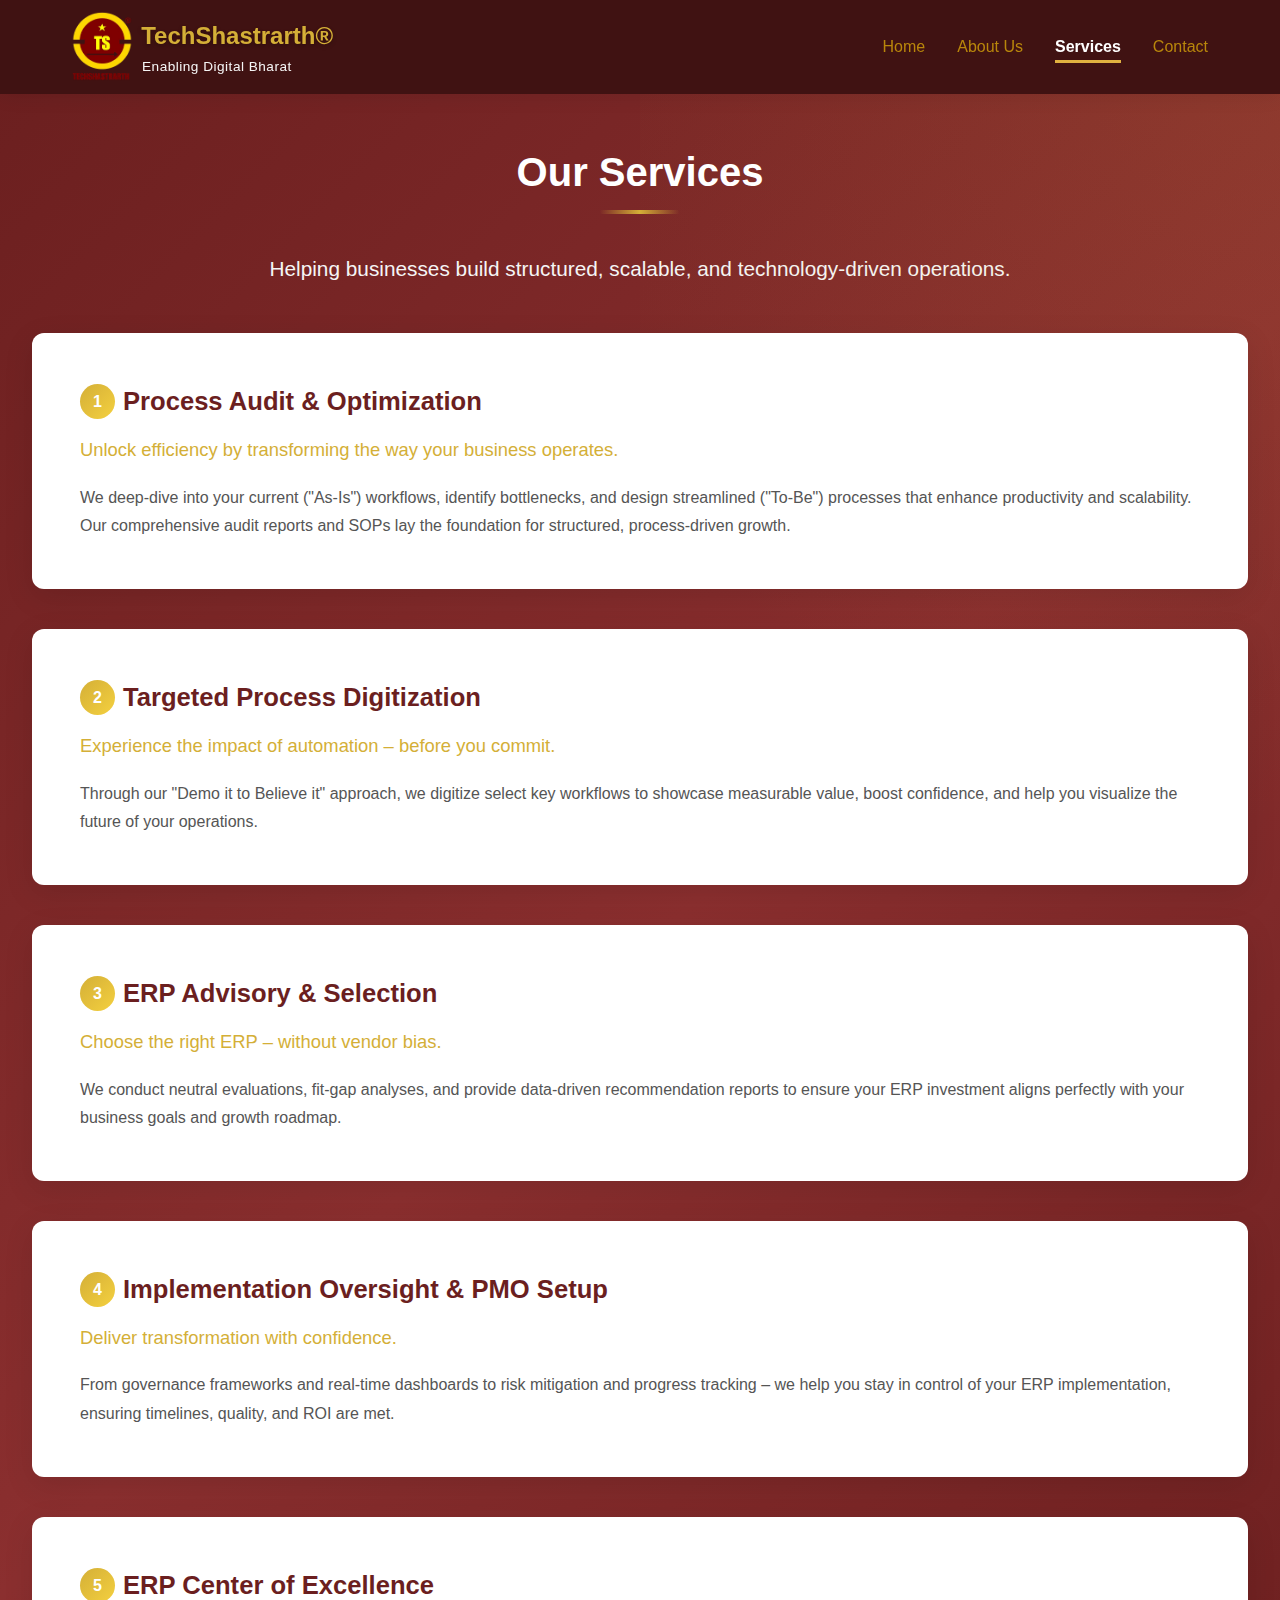
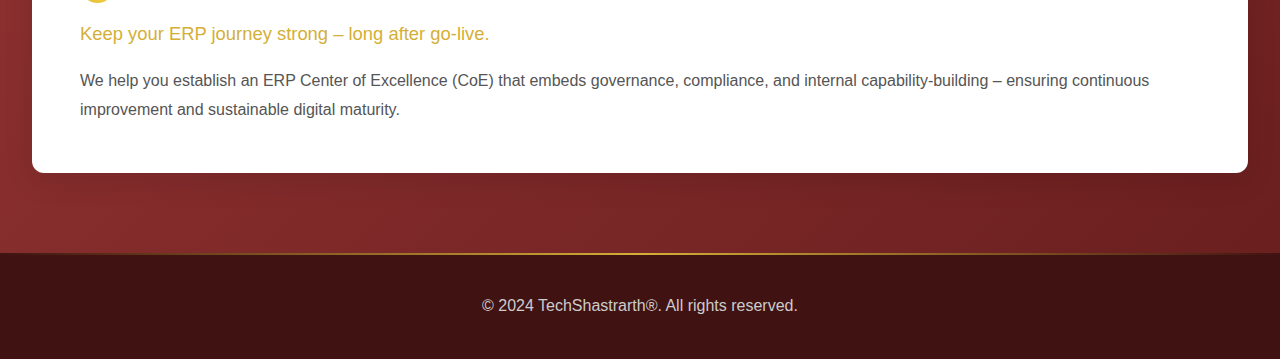
<file: solutions.html>
<!DOCTYPE html>
<html lang="en">
<head>
    <meta charset="UTF-8">
    <meta name="viewport" content="width=device-width, initial-scale=1.0">
    <link rel="icon" type="image/png" href="TS.png">
    <title>Our Services - TechShastrarth®</title>
    <link rel="stylesheet" href="styles.css">
</head>
<body>
    <div class="scroll-progress" id="scrollProgress"></div>

    <!-- Navigation -->
    <nav id="navbar">
        <div class="nav-container">
            <div>
                <div class="logo">
                    <div class="logo-icon">
                        <img src="TS.png" alt="Logo" width="70" height="70">
                    </div>
                    <span>TechShastrarth®</span>
                </div>
                <div class="tagline">Enabling Digital Bharat</div>
            </div>
            <ul class="nav-links">
                <li><a href="index.html">Home</a></li>
                <!-- <li><a href="about.html">About</a></li> -->
                <li class="has-submenu">
                  <a href="" class="about-link">About Us</a>
                  <ul class="submenu">
                    <li><a href="about.html">Who Are We</a></li>
                    <li><a href="why-us.html">Why Us</a></li>
                    <li><a href="founder.html">Founder's Message</a></li>
                    <li><a href="team.html">Our Team</a></li>
                  </ul>
                </li>
                <!-- <li><a href="founder.html">Founder's Message</a></li> -->
                <li><a href="solutions.html">Services</a></li>
                <!-- <li><a href="why-us.html">Why Us</a></li> -->
                <li><a href="contact.html">Contact</a></li>
            </ul>
            <div class="mobile-menu-toggle">
                <span></span>
                <span></span>
                <span></span>
            </div>
        </div>
    </nav>

    <!-- Mobile Menu -->
    <div class="mobile-menu">
        <ul>
            <li><a href="index.html">Home</a></li>
            <!-- <li><a href="about.html">About</a></li> -->
            <li class="has-submenu">
              <a href="" class="about-link">About Us</a>
              <ul class="submenu">
                <li><a href="about.html">Who Are We</a></li>
                <li><a href="why-us.html">Why Us</a></li>
                <li><a href="founder.html">Founder's Message</a></li>
                <li><a href="team.html">Our Team</a></li>x
              </ul>
            </li>
            <!-- <li><a href="founder.html">Founder's Message</a></li> -->
            <li><a href="solutions.html">Services</a></li>
            <!-- <li><a href="why-us.html">Why Us</a></li> -->
            <li><a href="contact.html">Contact</a></li>
        </ul>
    </div>

    <!-- Our Solutions Section -->
    <section id="solutions" class="section-dark" style="margin-top: 60px;">
        <h2>Our Services</h2>
        <p class="solutions-intro">Helping businesses build structured, scalable, and technology-driven operations.</p>
        
        <div class="solutions-grid">
            <div class="solution-card">
                <h3><span class="solution-number">1</span> Process Audit & Optimization</h3>
                <h4>Unlock efficiency by transforming the way your business operates.</h4>
                <p>We deep-dive into your current ("As-Is") workflows, identify bottlenecks, and design streamlined ("To-Be") processes that enhance productivity and scalability. Our comprehensive audit reports and SOPs lay the foundation for structured, process-driven growth.</p>
            </div>
            
            <div class="solution-card">
                <h3><span class="solution-number">2</span> Targeted Process Digitization</h3>
                <h4>Experience the impact of automation – before you commit.</h4>
                <p>Through our "Demo it to Believe it" approach, we digitize select key workflows to showcase measurable value, boost confidence, and help you visualize the future of your operations.</p>
            </div>
            
            <div class="solution-card">
                <h3><span class="solution-number">3</span> ERP Advisory & Selection</h3>
                <h4>Choose the right ERP – without vendor bias.</h4>
                <p>We conduct neutral evaluations, fit-gap analyses, and provide data-driven recommendation reports to ensure your ERP investment aligns perfectly with your business goals and growth roadmap.</p>
            </div>
            
            <div class="solution-card">
                <h3><span class="solution-number">4</span> Implementation Oversight & PMO Setup</h3>
                <h4>Deliver transformation with confidence.</h4>
                <p>From governance frameworks and real-time dashboards to risk mitigation and progress tracking – we help you stay in control of your ERP implementation, ensuring timelines, quality, and ROI are met.</p>
            </div>
            
            <div class="solution-card">
                <h3><span class="solution-number">5</span> ERP Center of Excellence</h3>
                <h4>Keep your ERP journey strong – long after go-live.</h4>
                <p>We help you establish an ERP Center of Excellence (CoE) that embeds governance, compliance, and internal capability-building – ensuring continuous improvement and sustainable digital maturity.</p>
            </div>
        </div>
    </section>

    <!-- Footer -->
    <footer>
        <p>&copy; 2024 TechShastrarth®. All rights reserved.</p>
    </footer>

    <script src="script.js"></script>
</body>
</html>
</file>
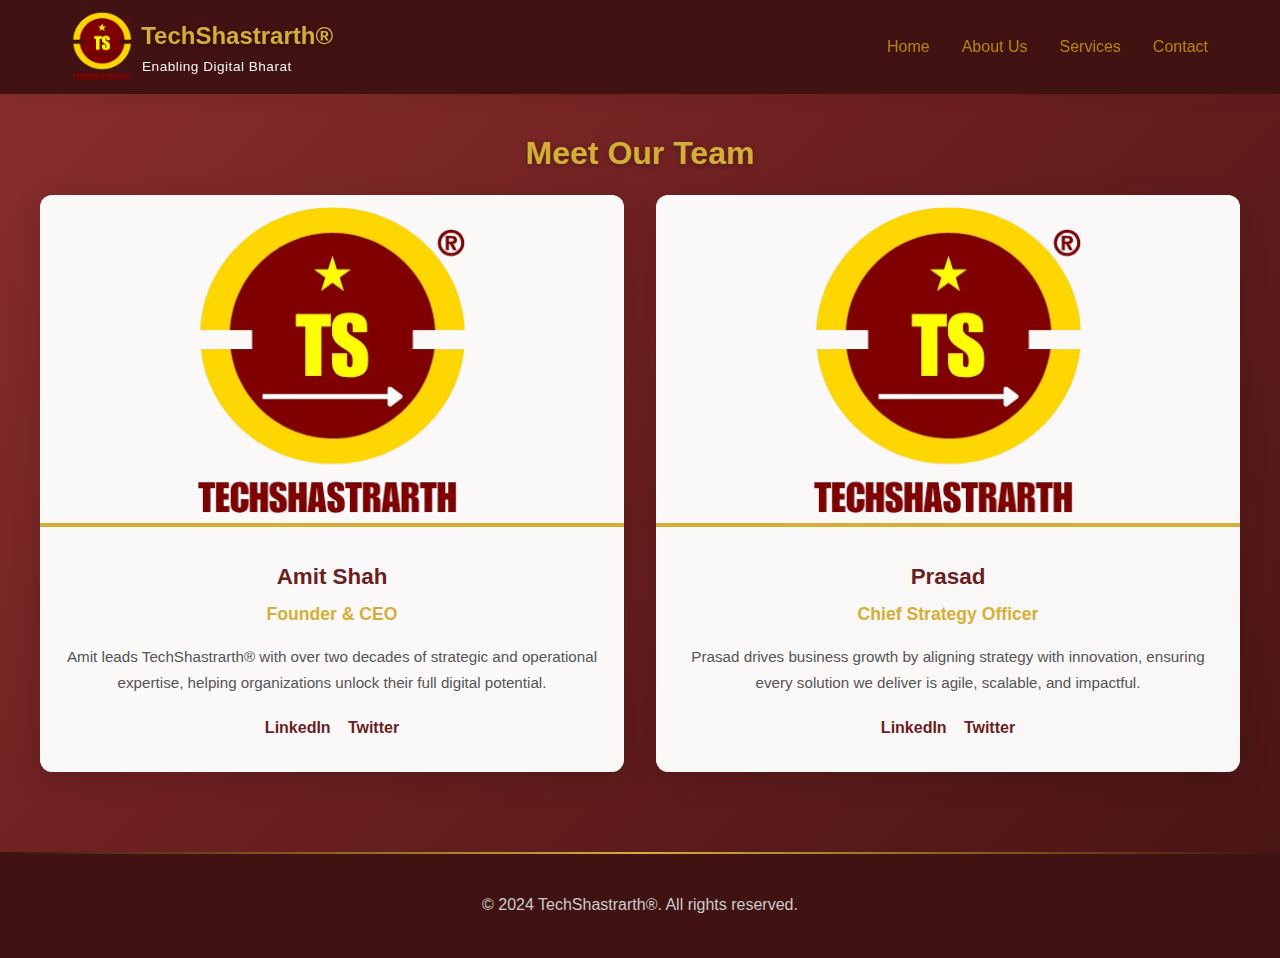
<file: team.html>
<!DOCTYPE html>
<html lang="en">
<head>
  <meta charset="UTF-8">
  <meta name="viewport" content="width=device-width, initial-scale=1.0">
  <link rel="icon" type="image/png" href="TS.png">
  <title>Our Team - TechShastrarth®</title>
  <link rel="stylesheet" href="styles.css">
</head>

<body>
  <div class="scroll-progress" id="scrollProgress"></div>

  <!-- Navigation -->
  <nav id="navbar">
    <div class="nav-container">
      <div>
        <div class="logo">
          <div class="logo-icon">
            <img src="TS.png" alt="Logo" width="70" height="70">
          </div>
          <span>TechShastrarth®</span>
        </div>
        <div class="tagline">Enabling Digital Bharat</div>
      </div>
      <ul class="nav-links">
        <li><a href="index.html">Home</a></li>
        <li class="has-submenu">
          <a href="#" class="about-link">About Us</a>
          <ul class="submenu">
            <li><a href="about.html">Who Are We</a></li>
            <li><a href="why-us.html">Why Us</a></li>
            <li><a href="founder.html">Founder's Message</a></li>
            <li><a href="team.html" class="active">Our Team</a></li>
          </ul>
        </li>
        <li><a href="solutions.html">Services</a></li>
        <li><a href="contact.html">Contact</a></li>
      </ul>
      <div class="mobile-menu-toggle">
        <span></span><span></span><span></span>
      </div>
    </div>
  </nav>

  <!-- Mobile Menu -->
  <div class="mobile-menu">
    <ul>
      <li><a href="index.html">Home</a></li>
      <li class="has-submenu">
        <a href="#" class="about-link">About Us</a>
        <ul class="submenu">
          <li><a href="about.html">Who Are We</a></li>
          <li><a href="why-us.html">Why Us</a></li>
          <li><a href="founder.html">Founder's Message</a></li>
          <li><a href="team.html" class="active">Our Team</a></li>
        </ul>
      </li>
      <li><a href="solutions.html">Services</a></li>
      <li><a href="contact.html">Contact</a></li>
    </ul>
  </div>

  <!-- Team Section -->
  <section id="team">
    <h1>Meet Our Team</h1>
    <!-- <p>Driven by vision, collaboration, and excellence — our team brings experience and innovation together to empower digital transformation for our clients.</p> -->

    <div class="team-container">
      <div class="team-card">
        <img src="TS.png" alt="Amit Shah" class="team-image">
        <div class="team-info">
          <div class="team-name">Amit Shah</div>
          <div class="team-role">Founder & CEO</div>
          <div class="team-bio">Amit leads TechShastrarth® with over two decades of strategic and operational expertise, helping organizations unlock their full digital potential.</div>
          <div class="team-social">
            <a href="https://www.linkedin.com/in/amitsshah82/">LinkedIn</a>
            <a href="#">Twitter</a>
          </div>
        </div>
      </div>

      <div class="team-card">
        <img src="TS.png" alt="Prasad" class="team-image">
        <div class="team-info">
          <div class="team-name">Prasad</div>
          <div class="team-role">Chief Strategy Officer</div>
          <div class="team-bio">Prasad drives business growth by aligning strategy with innovation, ensuring every solution we deliver is agile, scalable, and impactful.</div>
          <div class="team-social">
            <a href="#">LinkedIn</a>
            <a href="#">Twitter</a>
          </div>
        </div>
      </div>

  <!--     <div class="team-card">
        <img src="https://via.placeholder.com/400x300" alt="Rohit Nair" class="team-image">
        <div class="team-info">
          <div class="team-name">Rohit Nair</div>
          <div class="team-role">Head of Technology</div>
          <div class="team-bio">Rohit leads our technology initiatives, architecting ERP and digital systems that optimize performance and resilience.</div>
          <div class="team-social">
            <a href="#">LinkedIn</a>
            <a href="#">GitHub</a>
          </div>
        </div>
      </div>
    </div>
 -->  </section>

  <footer>
    <p>&copy; 2024 TechShastrarth®. All rights reserved.</p>
  </footer>

  <script src="script.js"></script>
</body>
</html>
</file>
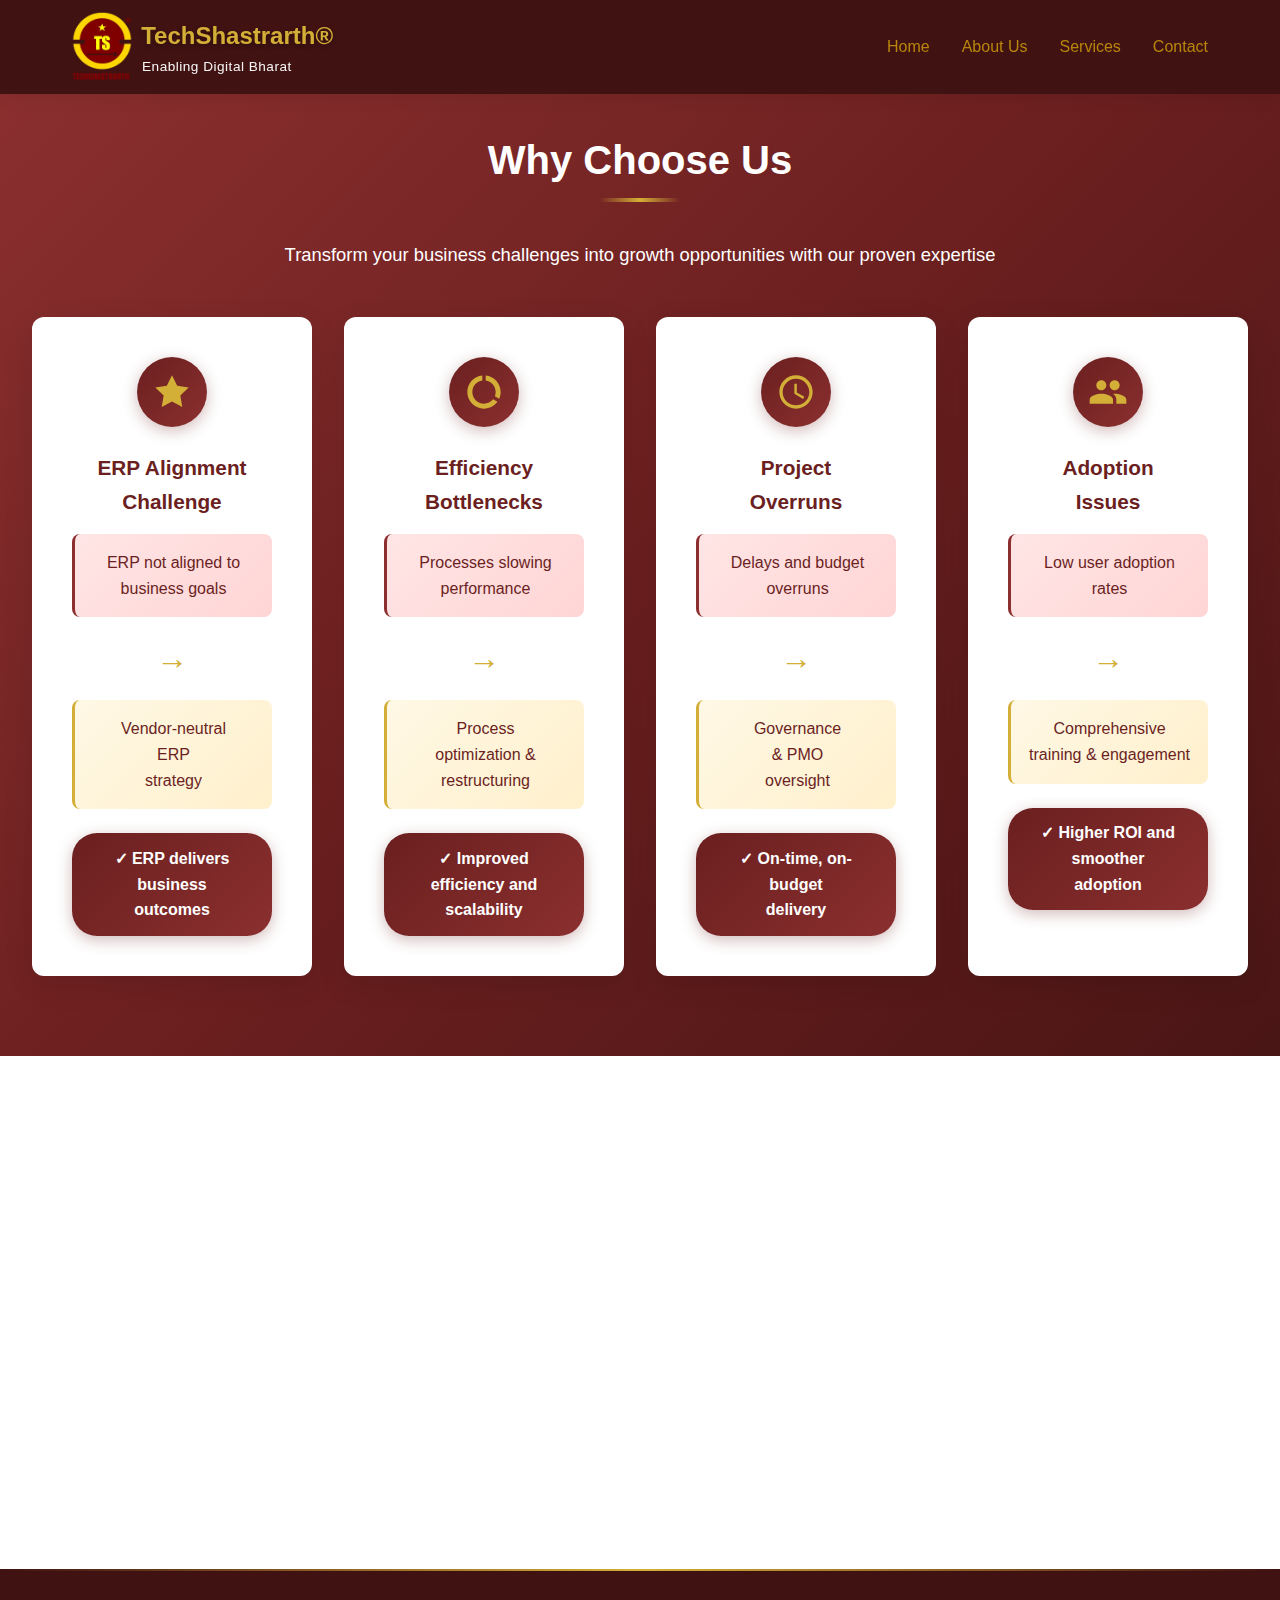
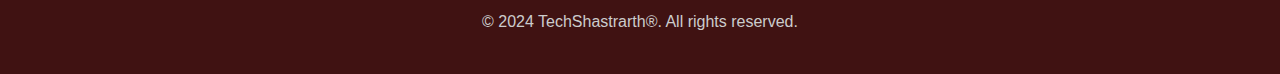
<file: why-us.html>
<!DOCTYPE html>
<html lang="en">
<head>
    <meta charset="UTF-8">
    <meta name="viewport" content="width=device-width, initial-scale=1.0">
    <link rel="icon" type="image/png" href="TS.png">
    <title>Why Choose Us - TechShastrarth®</title>
    <link rel="stylesheet" href="styles.css">
</head>
<body>
    <div class="scroll-progress" id="scrollProgress"></div>

    <!-- Navigation -->
    <nav id="navbar">
        <div class="nav-container">
            <div>
                <div class="logo">
                    <div class="logo-icon">
                        <img src="TS.png" alt="Logo" width="70" height="70">
                    </div>
                    <span>TechShastrarth®</span>
                </div>
                <div class="tagline">Enabling Digital Bharat</div>
            </div>
            <ul class="nav-links">
                <li><a href="index.html">Home</a></li>
                <!-- <li><a href="about.html">About</a></li> -->
                <li class="has-submenu">
                  <a href="" class="about-link">About Us</a>
                  <ul class="submenu">
                    <li><a href="about.html">Who Are We</a></li>
                    <li><a href="why-us.html">Why Us</a></li>
                    <li><a href="founder.html">Founder's Message</a></li>
                    <li><a href="team.html">Our Team</a></li>
                  </ul>
                </li>
                <!-- <li><a href="founder.html">Founder's Message</a></li> -->
                <li><a href="solutions.html">Services</a></li>
                <!-- <li><a href="why-us.html">Why Us</a></li> -->
                <li><a href="contact.html">Contact</a></li>
            </ul>
            <div class="mobile-menu-toggle">
                <span></span>
                <span></span>
                <span></span>
            </div>
        </div>
    </nav>

    <!-- Mobile Menu -->
    <div class="mobile-menu">
        <ul>
            <li><a href="index.html">Home</a></li>
            <!-- <li><a href="about.html">About</a></li> -->
            <li class="has-submenu">
              <a href="" class="about-link">About Us</a>
              <ul class="submenu">
                <li><a href="about.html">Who Are We</a></li>
                <li><a href="why-us.html">Why Us</a></li>
                <li><a href="founder.html">Founder's Message</a></li>
                <li><a href="team.html">Our Team</a></li>x
              </ul>
            </li>
            <!-- <li><a href="founder.html">Founder's Message</a></li> -->
            <li><a href="solutions.html">Services</a></li>
            <!-- <li><a href="why-us.html">Why Us</a></li> -->
            <li><a href="contact.html">Contact</a></li>
        </ul>
    </div>

    <!-- Why Choose Us Section -->
    <section id="why-us" style="margin-top: 80px; padding-top: 3rem;">
        <h2>Why Choose Us</h2>
        <p style="text-align: center; max-width: 800px; margin: 0 auto 3rem; font-size: 1.15rem; color: #ffffff;">Transform your business challenges into growth opportunities with our proven expertise</p>
        
        <div class="why-grid">
            <div class="why-card">
                <div class="why-icon">
                    <svg viewBox="0 0 24 24" xmlns="http://www.w3.org/2000/svg">
                        <path d="M12 2l3.09 6.26L22 9.27l-5 4.87 1.18 6.88L12 17.77l-6.18 3.25L7 14.14 2 9.27l6.91-1.01L12 2z"/>
                    </svg>
                </div>
                <div class="why-content">
                    <h3>ERP Alignment Challenge</h3>
                    <p class="challenge">ERP not aligned to business goals</p>
                    <div class="arrow">→</div>
                    <p class="solution">Vendor-neutral <br>ERP <br>strategy</p>
                    <div class="value-badge">✓ ERP delivers business <br>outcomes</div>
                </div>
            </div>

            <div class="why-card">
                <div class="why-icon">
                    <svg viewBox="0 0 24 24" xmlns="http://www.w3.org/2000/svg">
                        <path d="M13 2.05v3.03c3.39.49 6 3.39 6 6.92 0 .9-.18 1.75-.48 2.54l2.6 1.53c.56-1.24.88-2.62.88-4.07 0-5.18-3.95-9.45-9-9.95zM12 19c-3.87 0-7-3.13-7-7 0-3.53 2.61-6.43 6-6.92V2.05c-5.06.5-9 4.76-9 9.95 0 5.52 4.47 10 9.99 10 3.31 0 6.24-1.61 8.06-4.09l-2.6-1.53C16.17 17.98 14.21 19 12 19z"/>
                    </svg>
                </div>
                <div class="why-content">
                    <h3>Efficiency Bottlenecks</h3>
                    <p class="challenge">Processes slowing performance</p>
                    <div class="arrow">→</div>
                    <p class="solution">Process <br>optimization & restructuring</p>
                    <div class="value-badge">✓ Improved efficiency and scalability</div>
                </div>
            </div>

            <div class="why-card">
                <div class="why-icon">
                    <svg viewBox="0 0 24 24" xmlns="http://www.w3.org/2000/svg">
                        <path d="M11.99 2C6.47 2 2 6.48 2 12s4.47 10 9.99 10C17.52 22 22 17.52 22 12S17.52 2 11.99 2zM12 20c-4.42 0-8-3.58-8-8s3.58-8 8-8 8 3.58 8 8-3.58 8-8 8zm.5-13H11v6l5.25 3.15.75-1.23-4.5-2.67z"/>
                    </svg>
                </div>
                <div class="why-content">
                    <h3>Project <br> Overruns</h3>
                    <p class="challenge">Delays and budget overruns</p>
                    <div class="arrow">→</div>
                    <p class="solution">Governance <br>& PMO <br>oversight</p>
                    <div class="value-badge">✓ On-time, on-budget <br>delivery</div>
                </div>
            </div>

            <div class="why-card">
                <div class="why-icon">
                    <svg viewBox="0 0 24 24" xmlns="http://www.w3.org/2000/svg">
                        <path d="M16 11c1.66 0 2.99-1.34 2.99-3S17.66 5 16 5c-1.66 0-3 1.34-3 3s1.34 3 3 3zm-8 0c1.66 0 2.99-1.34 2.99-3S9.66 5 8 5C6.34 5 5 6.34 5 8s1.34 3 3 3zm0 2c-2.33 0-7 1.17-7 3.5V19h14v-2.5c0-2.33-4.67-3.5-7-3.5zm8 0c-.29 0-.62.02-.97.05 1.16.84 1.97 1.97 1.97 3.45V19h6v-2.5c0-2.33-4.67-3.5-7-3.5z"/>
                    </svg>
                </div>
                <div class="why-content">
                    <h3>Adoption <br> Issues</h3>
                    <p class="challenge">Low user adoption rates</p>
                    <div class="arrow">→</div>
                    <p class="solution">Comprehensive training & engagement</p>
                    <div class="value-badge">✓ Higher ROI and smoother <br>adoption</div>
                </div>
            </div>
        </div>
    </section>

    <!-- Clients Section -->
    <section class="section-alt">
        <!-- <h2>Our Clients</h2> -->
        <!-- <div class="testimonial">
            "TechShastrarth® helped us streamline operations, define clear governance, and achieve full ERP adoption within timeline and budget."
        </div> -->
        <div class="client-logos">
          <h3>Trusted by Leading Enterprises</h3>
          <div class="logo-track">
            <div class="client-logo-item">
              <img src="c9.png" alt="Meshcraft">
            </div>
            <div class="client-logo-item">
              <img src="c2.png" alt="StarOrigin Pvt Ltd">
            </div>
            <div class="client-logo-item">
              <img src="c4.png" alt="Brand Foundry">
            </div>
            <div class="client-logo-item">
              <img src="c6.png" alt="Shah & Anchor Kutchhi Engineering College">
            </div>
            <div class="client-logo-item">
              <img src="c3.jpg" alt="Mannasrekha Enterprises">
            </div>
            <div class="client-logo-item">
              <img src="c5.png" alt="NSR Libya Technical Systems">
            </div>
            <!-- Duplicate for seamless loop -->
            <div class="client-logo-item">
              <img src="c9.png" alt="Meshcraft">
            </div>
            <div class="client-logo-item">
              <img src="c2.png" alt="StarOrigin Pvt Ltd">
            </div>
            <div class="client-logo-item">
              <img src="c4.png" alt="Brand Foundry">
            </div>
            <div class="client-logo-item">
              <img src="c6.png" alt="Shah & Anchor Kutchhi Engineering College">
            </div>
            <div class="client-logo-item">
              <img src="c3.jpg" alt="Mannasrekha Enterprises">
            </div>
            <div class="client-logo-item">
              <img src="c5.png" alt="NSR Libya Technical Systems">
            </div>
          </div>
        </div>
    </section>

    <!-- Footer -->
    <footer>
        <p>&copy; 2024 TechShastrarth®. All rights reserved.</p>
    </footer>

    <script src="script.js"></script>
</body>
</html>
</file>
<file: styles.css>
* {
    margin: 0;
    padding: 0;
    box-sizing: border-box;
}

body {
    font-family: 'Segoe UI', Tahoma, Geneva, Verdana, sans-serif;
    line-height: 1.6;
    color: #333;
    overflow-x: hidden;
}

/* Navigation */
nav {
/*    background: linear-gradient(135deg, #8b2f2f 0%, #6b1f1f 50%, #4a1515 100%);*/
/*    background: #B8860B;*/
    background: #401212;
    backdrop-filter: blur(10px);
    padding: 1rem 0;
    position: fixed;
    width: 100%;
    top: 0;
    z-index: 1000;
    box-shadow: 0 0 20px rgba(0,0,0,0.1);
    transition: all 0.3s ease;
}

nav.scrolled {
    padding: 0.7rem 0;
/*    background: rgba(107, 31, 31, 0.98);*/
    background: #401212;
}

.nav-container {
    max-width: 1200px;
    margin: 0 auto;
    display: flex;
    justify-content: space-between;
    align-items: center;
    padding: 0 2rem;
    position: relative;
}

.logo {
    font-size: 1.5rem;
    font-weight: bold;
    color: #d4af37;
/*    color: #4a1515;*/
    text-shadow: 0 2px 4px rgba(0,0,0,0.3);
    animation: fadeInLeft 0.8s ease;
    display: flex;
    align-items: center;
    gap: 1.2rem;
}

.logo-icon {
    padding-top: 20px;
    padding-right: 20px;
    padding-left: 30px;
    width: 40px;
    height: 40px;
/*    background: linear-gradient(135deg, #d4af37, #f4d03f);*/
    border-radius: 8px;
    display: flex;
    align-items: center;
    justify-content: center;
    font-size: 1.5rem;
/*    box-shadow: 0 2px 8px rgba(212, 175, 55, 0.4);*/
}

.tagline {
    font-size: 0.85rem;
    animation: fadeInLeft 0.8s ease;
    color: #f5f5f5;
    font-weight: 300;
    letter-spacing: 0.5px;
    padding-left: 70px;

}

.nav-links {
    display: flex;
    gap: 2rem;
    list-style: none;
    animation: fadeInRight 0.8s ease;
}

.nav-links a {
/*    color: #f5f5f5;*/
    color: #B8860B;
    text-decoration: none;
    transition: all 0.3s;
    font-weight: 500;
    position: relative;
    padding: 5px 0;
}

.nav-links a::after {
    content: '';
    position: absolute;
    bottom: 0;
    left: 50%;
    width: 0;
    height: 2px;
    background: #d4af37;    
    transition: all 0.3s;
    transform: translateX(-50%);
}

.nav-links a:hover::after {
    width: 100%;
}

.nav-links a:hover {
    color: #F5EFD3;
}

/*.nav-links a.active {
  color: #fff; /* or your highlight color */
  /*border-bottom: 3px solid #E0B240; /* golden underline */
  /*font-weight: 600;
}*/


  .nav-links a.active {
    color: #fff;
    border-bottom: 3px solid #E0B240;
    font-weight: 600;
  }



/* Mobile Menu Toggle */
.mobile-menu-toggle {
    display: none;
    flex-direction: column;
    gap: 5px;
    cursor: pointer;
    padding: 5px;
    z-index: 1001;
}

.mobile-menu-toggle span {
    width: 25px;
    height: 3px;
    background: #d4af37;
    transition: all 0.3s;
    border-radius: 2px;
}

.mobile-menu-toggle.active span:nth-child(1) {
    transform: rotate(45deg) translate(8px, 8px);
}

.mobile-menu-toggle.active span:nth-child(2) {
    opacity: 0;
}

.mobile-menu-toggle.active span:nth-child(3) {
    transform: rotate(-45deg) translate(7px, -7px);
}

/* Mobile Menu Overlay */
.mobile-menu {
    display: none;
    position: fixed;
    top: 60px;
    left: 0;
    right: 0;
    background: linear-gradient(135deg, #8b2f2f 0%, #6b1f1f 100%);
    padding: 2rem;
    z-index: 999;
    box-shadow: 0 10px 30px rgba(0,0,0,0.3);
    transform: translateY(-100%);
    transition: transform 0.3s ease;
}

.mobile-menu.active {
    transform: translateY(0);
}

.mobile-menu ul {
    list-style: none;
    display: flex;
    flex-direction: column;
    gap: 1.5rem;
}

.mobile-menu ul li a {
    color: #f5f5f5;
    text-decoration: none;
    font-size: 1.2rem;
    font-weight: 500;
    display: block;
    padding: 0.8rem 1rem;
    border-radius: 8px;
    transition: all 0.3s;
}

.mobile-menu ul li a:hover {
    background: rgba(212, 175, 55, 0.2);
    color: #d4af37;
    padding-left: 1.5rem;
}

/*.mobile-menu ul li a.active {
  color: #fff; /* or your highlight color */
  /*border-bottom: 3px solid #E0B240; /* golden underline */
  /*font-weight: 600;
}*/

  .mobile-menu ul li a.active {
    color: #fff;
    border-bottom: 3px solid #E0B240;
    font-weight: 600;
  }



/* Hero Section */
.hero {
    background: linear-gradient(135deg, #8b2f2f 0%, #6b1f1f 50%, #4a1515 100%);
    max-width: 100%;
    color: white;
    padding: 10rem 2rem 5rem;
    text-align: center;
    margin-top: 6px;
    position: relative;
    overflow: hidden;
}

.hero::before {
    content: '';
    position: absolute;
    top: 0;
    left: 0;
    right: 0;
    bottom: 0;
    background: url('data:image/svg+xml,<svg width="100" height="100" xmlns="http://www.w3.org/2000/svg"><rect width="2" height="2" fill="rgba(212,175,55,0.1)"/></svg>');
    opacity: 0.3;
    animation: float 20s linear infinite;
}

.hero .hero-content p{
    color: #d4af37;
}

@keyframes float {
    0% { transform: translate(0, 0); }
    100% { transform: translate(100px, 100px); }
}

.hero-content {
    position: relative;
    z-index: 1;
}

.hero h1 {
    font-size: 3rem;
    margin-bottom: 1.5rem;
    font-weight: 700;
    line-height: 1.2;
    animation: fadeInUp 1s ease;
    text-shadow: 0 4px 8px rgba(0,0,0,0.3);
}

.hero p {
    font-size: 1.2rem;
    max-width: 900px;
    margin: 0 auto 4rem;
    line-height: 1.8;
    color: #f5f5f5;
    animation: fadeInUp 1s ease 0.2s both;
}

.highlights {
    display: grid;
    grid-template-columns: repeat(auto-fit, minmax(300px, 1fr));
    gap: 2rem;
    max-width: 1200px;
    margin: 0 auto;
    padding: 0 2rem;
}

.highlight-box {
    background: rgba(255, 255, 255, 0.98);
    padding: 2.5rem;
    border-radius: 12px;
    box-shadow: 0 8px 30px rgba(0,0,0,0.15);
    transition: all 0.4s cubic-bezier(0.4, 0, 0.2, 1);
    position: relative;
    overflow: hidden;
    animation: fadeInUp 1s ease both;
}

.highlight-box:nth-child(1) { animation-delay: 0.3s; }
.highlight-box:nth-child(2) { animation-delay: 0.4s; }
.highlight-box:nth-child(3) { animation-delay: 0.5s; }

.highlight-box::before {
    content: '';
    position: absolute;
    top: 0;
    left: 0;
    width: 100%;
    height: 4px;
    background: linear-gradient(90deg, #d4af37, #f4d03f);
    transform: scaleX(0);
    transition: transform 0.4s;
}

.highlight-box::after {
    content: '';
    position: absolute;
    top: -50%;
    right: -50%;
    width: 200%;
    height: 200%;
    background: radial-gradient(circle, rgba(212, 175, 55, 0.15) 0%, transparent 70%);
    opacity: 0;
    transition: opacity 0.4s;
}

.highlight-box:hover::before {
    transform: scaleX(1);
}

.highlight-box:hover::after {
    opacity: 1;
}

.highlight-box:hover {
    transform: translateY(-10px) scale(1.02);
    box-shadow: 0 15px 40px rgba(212, 175, 55, 0.3);
}

.highlight-icon {
    font-size: 3.5rem;
    margin-bottom: 1.5rem;
    display: block;
    background: linear-gradient(135deg, #6b1f1f, #8b2f2f);
    width: 80px;
    height: 80px;
    border-radius: 50%;
    display: flex;
    align-items: center;
    justify-content: center;
    margin: 0 auto 1.5rem;
    box-shadow: 0 4px 15px rgba(107, 31, 31, 0.3);
    transition: all 0.3s;
}

.highlight-box:hover .highlight-icon {
    transform: scale(1.1) rotate(5deg);
    box-shadow: 0 6px 20px rgba(212, 175, 55, 0.5);
}

.highlight-icon svg {
    width: 45px;
    height: 45px;
    fill: #d4af37;
}

.highlight-box h3 {
    color: #6b1f1f;
    margin-bottom: 1rem;
    font-size: 1.4rem;
    font-weight: 600;
}

.highlight-box p {
    color: #555;
    font-size: 1rem;
    line-height: 1.7;
}

/* Section Styles */
section {
    padding: 5rem 2rem;
    max-width: 1200px;
    margin: 0 auto;
    opacity: 0;
    animation: fadeIn 0.8s ease forwards;
}

/*.section-alt {
    background: linear-gradient(to bottom, #f9f9f9, #ffffff);
    margin: 0;
    max-width: 100%;
    padding: 5rem 2rem;
    position: relative;
}*/

.section-dark {
    background: linear-gradient(135deg, #6b1f1f 0%, #8b2f2f 50%, #6b1f1f 100%);
    color: white;
    margin: 0;
    max-width: 100%;
    padding: 5rem 2rem;
    position: relative;
    overflow: hidden;
}

.section-dark::before {
    content: '';
    position: absolute;
    top: -50%;
    right: -50%;
    width: 100%;
    height: 100%;
    background: radial-gradient(circle, rgba(212, 175, 55, 0.1) 0%, transparent 70%);
}

h2 {
    font-size: 2.5rem;
    margin-bottom: 3rem;
/*    color: #6b1f1f;*/
    color: white;
    text-align: center;
    font-weight: 700;
    position: relative;
    display: inline-block;
    left: 50%;
    transform: translateX(-50%);
}

h2::after {
    content: '';
    position: absolute;
    bottom: -10px;
    left: 50%;
    transform: translateX(-50%);
    width: 80px;
    height: 4px;
    background: linear-gradient(90deg, transparent, #d4af37, transparent);
    border-radius: 2px;
}

.section-dark h2 {
/*    color: #d4af37;*/
    color: white;
}

/* About Content */

.core-values-accordion { padding:1.5rem; background:#fff; border-radius:12px; box-shadow:0 6px 18px rgba(0,0,0,0.06); }
.core-values-accordion h3 { text-align:center; color:#7b1b1b; margin-bottom:1rem; }

.accordion .acc-item { border-top:1px solid #eee; }
.acc-btn {
  width:100%;
  text-align:left;
  padding:0.65rem 0.8rem;
  background:transparent;
  border:0;
  font-weight:700;
  color:#4a1010;
  font-size:0.98rem;
  cursor:pointer;
  display:flex;
  justify-content:space-between;
  align-items:center;
}
.acc-btn:after { content:'+'; font-weight:700; color:#b06b2e; }
.acc-btn[aria-expanded="true"]:after { content:'−'; }

.acc-panel { padding:0.6rem 0.8rem 1rem 0.8rem; color:#333; font-size:0.92rem; line-height:1.55; }
@media (min-width:992px) {
  .core-values-accordion { max-height:420px; overflow:auto; }  
}

.mission-accordion {
  padding: 1.5rem;
  background: #fff;
  border-radius: 12px;
  box-shadow: 0 6px 18px rgba(0,0,0,0.06);
}
.mission-accordion h3 {
  text-align: center;
  color: #7b1b1b;
  margin-bottom: 1rem;
}



#about {
    background: linear-gradient(135deg, #8b2f2f 0%, #6b1f1f 50%, #4a1515 100%);
    max-width: 100%;
    /*padding: 10rem 2rem 5rem;
    text-align: center;
    margin-top: 60px;
    position: relative;
    overflow: hidden;*/
}

.about-grid {
    display: grid;
    grid-template-columns: repeat(auto-fit, minmax(250px, 1fr));
    gap: 2rem;
    margin-top: 3rem;
}

.about-card {
    background: white;
    padding: 2.5rem;
    border-radius: 12px;
    box-shadow: 0 5px 20px rgba(0,0,0,0.08);
    transition: all 0.3s;
    border-left: 4px solid transparent;
}

.about-card:hover {
    transform: translateY(-5px);
    box-shadow: 0 10px 30px rgba(0,0,0,0.15);
    border-left-color: #d4af37;
}

.about-card h3 {
    color: #6b1f1f;
    margin-bottom: 1rem;
    font-size: 1.5rem;
    text-align: center;
}

.about-card p {
    color: #555;
    line-height: 1.8;
}

.edge-list {
    list-style: none;
    margin-top: 1rem;
}

.edge-list li {
    padding: 0.7rem 0;
    padding-left: 2.5rem;
    position: relative;
    font-size: 1.05rem;
    color: #555;
    transition: all 0.3s;
}

/*.edge-list li:hover {
    color: #6b1f1f;
    padding-left: 3rem;
}*/

.edge-list li:before {
    content: "✓";
    position: absolute;
    left: 0;
    color: #d4af37;
    font-weight: bold;
    font-size: 1.5rem;
    transition: all 0.3s;
}

/*.edge-list li:hover:before {
    transform: scale(1.2);
}*/

/* Submenu Styles */
.has-submenu {
  position: relative;
}

/* Desktop submenu */
.submenu {
  display: none;
  position: absolute;
  background: #401212;
  list-style: none;
  padding: 0.4rem 0;
  top: 100%;
  left: 0;
  min-width: 180px;
  border-radius: 8px;
  box-shadow: 0 6px 20px rgba(0, 0, 0, 0.25);
  z-index: 999;
  transition: all 0.25s ease;
}

.has-submenu:hover {
    color: #fff;
    border-bottom: 3px solid #E0B240;
    font-weight: 600;
  }

/* Mobile submenu: stack inside parent */
@media (max-width: 768px) {
  .submenu {
    position: static;
    box-shadow: none;
    padding-left: 1rem;
  }
}

.submenu li a {
  display: block;
  color: #d4af37;
  padding: 0.6rem 1rem;
  text-decoration: none;
  font-weight: 500;
  transition: background 0.3s, padding-left 0.3s;
}

.submenu li a:hover {
  background: rgba(212, 175, 55, 0.15);
  padding-left: 1.3rem;
  color: #fff;
}

.submenu {
  display: none; /* hide by default */
}

.has-submenu.active > .submenu {
  display: block; /* show when active */
}


/* --- Mobile submenu improvements --- */

/* row wrapper inside mobile menu so text and toggle align */
.mobile-menu .mobile-link-row {
  display: flex;
  align-items: center;
  justify-content: space-between;
  gap: 0.5rem;
}

/* hide the desktop 'hover' caret (you already removed it) — keep for safety */
.has-submenu > a::after { content: none; }

/* submenu basics for mobile */
.mobile-menu .submenu {
  display: none; /* toggled by JS */
  list-style: none;
  margin: 0.35rem 0 0;
  padding: 0.25rem 0 0.5rem 0.6rem; /* left padding for indentation */
  background: rgba(64,18,18,0.95);
  border-radius: 6px;
}

/* make submenu items nicely tappable */
.mobile-menu .submenu li a {
  display: block;
  padding: 0.55rem 0.6rem;
  text-decoration: none;
  color: #f5f5f5;
  font-size: 1rem;
  border-radius: 6px;
}

/* subtle hover/active for mobile items */
.mobile-menu .submenu li a:hover,
.mobile-menu .submenu li a:focus {
  background: rgba(212,175,55,0.12);
  color: #d4af37;
  outline: none;
}

/* toggle button (mobile only) */
.submenu-toggle {
  appearance: none;
  border: 0;
  background: transparent;
  color: #d4af37;
  font-weight: 700;
  font-size: 1.05rem;
  width: 34px;
  height: 34px;
  display: inline-flex;
  align-items: center;
  justify-content: center;
  border-radius: 6px;
  cursor: pointer;
  transition: transform 0.18s ease, background 0.18s;
}

/* small press visual */
.submenu-toggle:active { transform: scale(0.96); }

/* toggle button hover in case user uses pointer on mobile emulator */
.submenu-toggle:hover { background: rgba(212,175,55,0.06); }

/* when expanded, show minus symbol */
.has-submenu.mobile-only.active > .mobile-link-row .submenu-toggle { content: "−"; }

/* we'll swap text with JS; keep visual alignment */
.mobile-menu .has-submenu .mobile-link-row a {
  color: #f5f5f5;
  text-decoration: none;
  font-weight: 600;
  padding-right: 0.5rem; /* ensures space between text and button */
}

/* ensure global mobile sizes are respected */
@media (max-width: 768px) {
  .mobile-menu .submenu li a { font-size: 1rem; }
}


/* Founder Image */
.founder-image {
    text-align: center;
    margin-bottom: 3rem;
    animation: fadeInUp 0.8s ease;
}

.founder-image img {
    width: 180px;
    height: 180px;
    border-radius: 50%;
    object-fit: cover;
    border: 5px solid #d4af37;
    box-shadow: 0 8px 30px rgba(107, 31, 31, 0.3);
    transition: all 0.4s;
}

.founder-image img:hover {
    transform: scale(1.05);
    box-shadow: 0 12px 40px rgba(212, 175, 55, 0.4);
    border-color: #6b1f1f;
}

.founder-image h3 {
    color: #6b1f1f;
    font-size: 1.8rem;
    margin-top: 1.5rem;
    font-weight: 600;
}

.founder-image p {
    color: #666;
    font-size: 1.1rem;
    margin-top: 0.5rem;
    font-weight: 500;
}

/* Responsive */
@media (max-width: 768px) {
    .founder-image img {
        width: 150px;
        height: 150px;
    }
    
    .founder-image h3 {
        font-size: 1.5rem;
    }
    
    .founder-image p {
        font-size: 1rem;
    }
    .tagline{
        padding-left: 104px;
    }
}

@media (max-width: 480px) {
    .founder-image img {
        width: 120px;
        height: 120px;
    }
    
    .founder-image h3 {
        font-size: 1.3rem;
    }
}


/* Founder Message */
#founder {
    background: linear-gradient(135deg, #8b2f2f 0%, #6b1f1f 50%, #4a1515 100%);
    max-width: 100%;
/*    color: white;*/
    }
.founder-image h3 {
        color: #EFBF04;
    }
.founder-image p {
        color: #ffffff;
    }
.founder-message {
    background: linear-gradient(135deg, #ffffff 0%, #f9f9f9 100%);
    padding: 3.5rem;
    border-left: 6px solid #d4af37;
    border-radius: 12px;
    box-shadow: 0 8px 30px rgba(0,0,0,0.1);
    max-width: 900px;
    margin: 0 auto;
    font-style: italic;
    line-height: 2;
    color: #444;
    position: relative;
    transition: all 0.3s;
}

.founder-message:hover {
    box-shadow: 0 12px 40px rgba(0,0,0,0.15);
    transform: scale(1.01);
}

.founder-message::before {
    content: '"';
    position: absolute;
    top: 20px;
    left: 20px;
    font-size: 5rem;
    color: rgba(212, 175, 55, 0.2);
    font-family: Georgia, serif;
}

.founder-name {
    margin-top: 2rem;
    font-weight: 600;
    color: #6b1f1f;
    font-style: normal;
    font-size: 1.1rem;
}

/* Solutions Grid */
.solutions-intro {
    text-align: center;
    font-size: 1.3rem;
    margin-bottom: 3rem;
    color: #f5f5f5;
    max-width: 800px;
    margin-left: auto;
    margin-right: auto;
}

.solutions-grid {
    display: grid;
    gap: 2.5rem;
    margin-top: 3rem;
}

.solution-card {
    background: white;
    padding: 3rem;
    border-radius: 12px;
    box-shadow: 0 8px 30px rgba(0,0,0,0.1);
    transition: all 0.4s cubic-bezier(0.4, 0, 0.2, 1);
    position: relative;
    overflow: hidden;
}

.solution-card::before {
    content: '';
    position: absolute;
    top: 0;
    left: -100%;
    width: 100%;
    height: 100%;
    background: linear-gradient(90deg, transparent, rgba(212, 175, 55, 0.1), transparent);
    transition: left 0.5s;
}

.solution-card:hover::before {
    left: 100%;
}

.solution-card:hover {
    transform: translateX(10px);
    box-shadow: 0 15px 50px rgba(0,0,0,0.2);
}

.solution-card h3 {
    color: #6b1f1f;
    margin-bottom: 0.8rem;
    font-size: 1.6rem;
    display: flex;
    align-items: center;
    gap: 0.5rem;
}

.solution-number {
    background: linear-gradient(135deg, #d4af37, #f4d03f);
    width: 35px;
    height: 35px;
    border-radius: 50%;
    display: flex;
    align-items: center;
    justify-content: center;
    font-size: 1rem;
    color: white;
    font-weight: bold;
}

.solution-card h4 {
    color: #d4af37;
    margin-bottom: 1.2rem;
    font-size: 1.15rem;
    font-weight: 500;
}

.solution-card p {
    color: #555;
    line-height: 1.8;
}

/* Why Us Grid */

#why-us{
    background: linear-gradient(135deg, #8b2f2f 0%, #6b1f1f 50%, #4a1515 100%);
    max-width: 100%;
}


.why-grid {
    display: grid;
    grid-template-columns: repeat(auto-fit, minmax(250px, 1fr));
    gap: 2rem;
    margin-top: 3rem;
}

.why-card {
    display: flex;
    flex-direction: column;
    align-items: center;
    justify-content: flex-start;
    background: white;
    padding: 2.5rem;
    border-radius: 12px;
    box-shadow: 0 8px 30px rgba(0,0,0,0.1);
    transition: all 0.4s;
    position: relative;
    overflow: hidden;
    text-align: center;
}

.why-card::before {
    content: '';
    position: absolute;
    top: 0;
    left: 0;
    width: 4px;
    height: 0;
    background: linear-gradient(to bottom, #d4af37, #f4d03f);
    transition: height 0.4s;
}

.why-card:hover::before {
    height: 100%;
}

.why-card:hover {
    transform: translateY(-8px);
    box-shadow: 0 15px 50px rgba(212, 175, 55, 0.3);
}

.why-icon {
    width: 70px;
    height: 70px;
    margin-bottom: 1.5rem;
    display: inline-flex;
    align-items: center;
    justify-content: center;
    background: linear-gradient(135deg, #6b1f1f, #8b2f2f);
    border-radius: 50%;
    box-shadow: 0 4px 15px rgba(107, 31, 31, 0.3);
    transition: all 0.3s;
}

.why-icon svg {
    width: 40px;
    height: 40px;
    fill: #d4af37;
}

.why-card:hover .why-icon {
    transform: scale(1.15) rotate(5deg);
    box-shadow: 0 6px 20px rgba(212, 175, 55, 0.5);
}

.why-content h3 {
    color: #6b1f1f;
    font-size: 1.3rem;
    margin-bottom: 1rem;
}

.challenge {
    background: linear-gradient(135deg, #ffe5e5, #ffd5d5);
    padding: 1rem;
    border-radius: 8px;
    color: #6b1f1f;
    font-weight: 500;
    margin: 1rem 0;
    border-left: 3px solid #8b2f2f;
}

.arrow {
    text-align: center;
    font-size: 2rem;
    color: #d4af37;
    margin: 1rem 0;
    font-weight: bold;
    animation: bounce 2s infinite;
}

@keyframes bounce {
    0%, 100% { transform: translateX(0); }
    50% { transform: translateX(10px); }
}

.solution {
    background: linear-gradient(135deg, #fff8e5, #fff0cc);
    padding: 1rem;
    border-radius: 8px;
    color: #6b1f1f;
    font-weight: 500;
    margin: 1rem 0;
    border-left: 3px solid #d4af37;
}

.value-badge {
    background: linear-gradient(135deg, #6b1f1f, #8b2f2f);
    color: white;
    padding: 0.8rem 1.2rem;
    border-radius: 25px;
    text-align: center;
    margin-top: 1.5rem;
    font-weight: 600;
    box-shadow: 0 4px 15px rgba(107, 31, 31, 0.3);
}

/* Testimonial */
.testimonial {
    background: linear-gradient(135deg, #ffffff, #f9f9f9);
    padding: 3.5rem;
    border-radius: 12px;
    box-shadow: 0 8px 30px rgba(0,0,0,0.1);
    max-width: 800px;
    margin: 3rem auto;
    text-align: center;
    font-size: 1.3rem;
    font-style: italic;
    color: #444;
    line-height: 1.9;
    position: relative;
    transition: all 0.3s;
}

.testimonial:hover {
    transform: scale(1.02);
    box-shadow: 0 12px 40px rgba(212, 175, 55, 0.2);
}

.testimonial::before {
    content: '★★★★★';
    display: block;
    color: #d4af37;
    font-size: 1.5rem;
    margin-bottom: 1rem;
    font-style: normal;
}

/* Client Logos */
.client-logos {
    text-align: center;
    margin-top: 3rem;
    padding: 3rem;
    background: linear-gradient(to right, transparent, rgba(212, 175, 55, 0.1), transparent);
    border-radius: 8px;
    overflow: hidden;
}

.client-logos h3 {
    color: #6b1f1f;
    font-size: 1.3rem;
    margin-bottom: 2rem;
}

.logo-track {
    display: flex;
    align-items: center;
    gap: 2rem;
    width: max-content;
    animation: 30s linear 0s infinite normal none running scroll-left;
/*    animation: scroll-left 30s linear infinite;*/
}

.client-logo-item {
    background: white;
    padding: 2rem 1.5rem;
    border-radius: 8px;
    box-shadow: 0 4px 15px rgba(0,0,0,0.08);
    display: flex;
    align-items: center;
    justify-content: center;
    min-width: 180px;
    text-align: center;
    flex-shrink: 0;
    transition: all 0.3s;
}

.client-logo-item:hover {
    transform: translateY(-5px);
    box-shadow: 0 8px 25px rgba(212, 175, 55, 0.3);
}

.client-logo-item img {
    width: 140px;
    height: 80px;
    object-fit: contain;
    filter: grayscale(100%);
    transition: transform 0.3s ease, filter 0.3s ease;
}

.client-logo-item img:hover {
    transform: scale(1.05);
    filter: grayscale(0%);
}

@keyframes scroll-left {
    0% { transform: translateX(0); }
    100% { transform: translateX(-50%); }
}

.client-logos:hover .logo-track {
    animation-play-state: paused;
}

/* Contact Section */
#contact{
    background: linear-gradient(135deg, #8b2f2f 0%, #6b1f1f 50%, #4a1515 100%);
    max-width: 100%;
}

.contact-info {
    display: grid;
    grid-template-columns: repeat(auto-fit, minmax(280px, 1fr));
    gap: 2.5rem;
    margin-top: 3rem;
    max-width: 900px;
    margin-left: auto;
    margin-right: auto;
}

.contact-item {
    text-align: center;
    padding: 3rem 2rem;
    background: white;
    border-radius: 12px;
    box-shadow: 0 8px 30px rgba(0,0,0,0.1);
    transition: all 0.4s;
    position: relative;
    overflow: hidden;
}

.contact-item::before {
    content: '';
    position: absolute;
    top: 0;
    left: 0;
    right: 0;
    height: 4px;
    background: linear-gradient(90deg, #d4af37, #f4d03f);
    transform: scaleX(0);
    transition: transform 0.4s;
}

.contact-item:hover::before {
    transform: scaleX(1);
}

.contact-item:hover {
    transform: translateY(-10px);
    box-shadow: 0 15px 50px rgba(212, 175, 55, 0.3);
}

.contact-item h3 {
    color: #6b1f1f;
    margin-bottom: 1rem;
    font-size: 1.5rem;
}

.contact-item p {
    color: #555;
    font-size: 1.1rem;
}

.contact-item a {
    color: #d4af37;
    text-decoration: none;
    font-weight: 500;
    transition: all 0.3s;
}

.contact-item a:hover {
    color: #6b1f1f;
    text-decoration: underline;
}

/* Footer */
footer {
/*    background: linear-gradient(135deg, #1a1a1a, #2a2a2a);*/
/*    background: #4A1616;*/
    background: #401212;
    color: white;
    text-align: center;
    padding: 2.5rem;
    margin-top: 0;
    position: relative;
    overflow: hidden;
}

footer::before {
    content: '';
    position: absolute;
    top: 0;
    left: 0;
    right: 0;
    height: 2px;
    background: linear-gradient(90deg, transparent, #d4af37, transparent);
}

footer p {
    color: #ccc;
    font-size: 1rem;
}

/* Animations */
@keyframes fadeIn {
    from { opacity: 0; }
    to { opacity: 1; }
}

@keyframes fadeInUp {
    from {
        opacity: 0;
        transform: translateY(30px);
    }
    to {
        opacity: 1;
        transform: translateY(0);
    }
}

@keyframes fadeInLeft {
    from {
        opacity: 0;
        transform: translateX(-30px);
    }
    to {
        opacity: 1;
        transform: translateX(0);
    }
}

@keyframes fadeInRight {
    from {
        opacity: 0;
        transform: translateX(30px);
    }
    to {
        opacity: 1;
        transform: translateX(0);
    }
}

/* Smooth Scroll */
html {
    scroll-behavior: smooth;
}

/* Responsive */
@media (max-width: 768px) {
    .nav-links {
        display: none;
    }
    .hero h1 {
        font-size: 2rem;
    }
    .hero p {
        font-size: 1rem;
    }
    h2 {
        font-size: 2rem;
    }
    .highlight-box,
    .solution-card,
    .contact-item {
        padding: 2rem;
    }
}

/* Scroll Progress Bar */
.scroll-progress {
    position: fixed;
    top: 0;
    left: 0;
    width: 0%;
    height: 3px;
    background: linear-gradient(90deg, #d4af37, #f4d03f);
    z-index: 10000;
    transition: width 0.1s;
}

/* Contact Hero Section */
.contact-hero {
/*    background: linear-gradient(135deg, #6b1f1f 0%, #8b2f2f 50%, #6b1f1f 100%);*/
    background: linear-gradient(0deg, #8b2f2f 0%, #6b1f1f 50%, #4a1515 100%);
    max-width: 100%;
    color: white;
    padding: 8rem 2rem 4rem;
    text-align: center;
    margin-top: 60px;
    position: relative;
    overflow: hidden;
}

.contact-hero::before {
    content: '';
    position: absolute;
    top: 0;
    left: 0;
    right: 0;
    bottom: 0;
    background: url('data:image/svg+xml,<svg width="100" height="100" xmlns="http://www.w3.org/2000/svg"><rect width="2" height="2" fill="rgba(212,175,55,0.1)"/></svg>');
    opacity: 0.3;
}

.contact-hero-content {
    position: relative;
    z-index: 1;
    max-width: 800px;
    margin: 0 auto;
}

.contact-hero h1 {
    font-size: 2.8rem;
    margin-bottom: 1.5rem;
    font-weight: 700;
    text-shadow: 0 2px 10px rgba(0,0,0,0.3);
}

.contact-hero p {
    font-size: 1.2rem;
    color: #f5f5f5;
    line-height: 1.8;
}

/* Professional Contact Form */
.contact-container {
    max-width: 1200px;
    margin: 0 auto;
    display: grid;
    grid-template-columns: 1.5fr 1fr;
    gap: 4rem;
    align-items: start;
}

.contact-form-wrapper {
    background: white;
    padding: 3rem;
    border-radius: 12px;
    box-shadow: 0 5px 25px rgba(0,0,0,0.08);
}

.professional-contact-form {
    display: flex;
    flex-direction: column;
    gap: 1.5rem;
}

.form-row {
    display: grid;
    grid-template-columns: 1fr 1fr;
    gap: 1.5rem;
}

.form-group {
    display: flex;
    flex-direction: column;
}

.form-group label {
    font-weight: 600;
    color: #6b1f1f;
    margin-bottom: 0.5rem;
    font-size: 0.95rem;
}

.form-group input,
.form-group select,
.form-group textarea {
    padding: 0.9rem 1rem;
    border: 2px solid #e0e0e0;
    border-radius: 8px;
    font-size: 1rem;
    font-family: inherit;
    transition: all 0.3s;
    background: #fafafa;
}

.form-group input:focus,
.form-group select:focus,
.form-group textarea:focus {
    outline: none;
    border-color: #d4af37;
    background: white;
    box-shadow: 0 0 0 3px rgba(212, 175, 55, 0.1);
}

.form-group textarea {
    resize: vertical;
    min-height: 120px;
}

.submit-btn {
    background: linear-gradient(135deg, #6b1f1f, #8b2f2f);
    color: white;
    padding: 1rem 2.5rem;
    border: none;
    border-radius: 8px;
    font-size: 1.1rem;
    font-weight: 600;
    cursor: pointer;
    transition: all 0.3s;
    display: flex;
    align-items: center;
    justify-content: center;
    gap: 0.8rem;
    box-shadow: 0 4px 15px rgba(107, 31, 31, 0.3);
    margin-top: 1rem;
}

.submit-btn:hover {
    transform: translateY(-2px);
    box-shadow: 0 6px 25px rgba(107, 31, 31, 0.4);
    background: linear-gradient(135deg, #8b2f2f, #6b1f1f);
}

.submit-btn svg {
    transition: transform 0.3s;
}

.submit-btn:hover svg {
    transform: translateX(5px);
}

/* Contact Info Sidebar */
.contact-info-sidebar {
    background: linear-gradient(135deg, #f9f9f9, #ffffff);
    padding: 3rem;
    border-radius: 12px;
    box-shadow: 0 5px 25px rgba(0,0,0,0.08);
    position: sticky;
    top: 100px;
}

.contact-info-sidebar h3 {
    color: #6b1f1f;
    font-size: 1.8rem;
    margin-bottom: 1rem;
}

.contact-info-item {
    display: flex;
    gap: 1.2rem;
    padding: 1.5rem 0;
    border-bottom: 1px solid #e8e8e8;
}

.contact-info-item:last-of-type {
    border-bottom: none;
}

.contact-info-icon {
    width: 50px;
    height: 50px;
    background: linear-gradient(135deg, #6b1f1f, #8b2f2f);
    border-radius: 10px;
    display: flex;
    align-items: center;
    justify-content: center;
    flex-shrink: 0;
    box-shadow: 0 4px 10px rgba(107, 31, 31, 0.2);
}

.contact-info-icon svg {
    width: 24px;
    height: 24px;
    stroke: #d4af37;
    fill: #d4af37;
}

.contact-info-item h4 {
    color: #6b1f1f;
    font-size: 1.1rem;
    margin-bottom: 0.3rem;
}

.contact-info-item p,
.contact-info-item a {
    color: #666;
    font-size: 0.95rem;
    line-height: 1.6;
}

.contact-info-item a {
    text-decoration: none;
    color: #d4af37;
    font-weight: 500;
    transition: color 0.3s;
}

.contact-info-item a:hover {
    color: #6b1f1f;
}

.cta-box {
    background: linear-gradient(135deg, #6b1f1f, #8b2f2f);
    padding: 2rem;
    border-radius: 10px;
    margin-top: 2rem;
    text-align: center;
    color: white;
}

.cta-box h4 {
    color: #d4af37;
    font-size: 1.3rem;
    margin-bottom: 0.8rem;
}

.cta-box p {
    color: #f5f5f5;
    margin-bottom: 1.2rem;
    line-height: 1.6;
}

.cta-link {
    display: inline-block;
    background: white;
    color: #6b1f1f;
    padding: 0.8rem 1.8rem;
    border-radius: 25px;
    text-decoration: none;
    font-weight: 600;
    transition: all 0.3s;
    box-shadow: 0 4px 10px rgba(0,0,0,0.2);
}

.cta-link:hover {
    transform: translateY(-2px);
    box-shadow: 0 6px 15px rgba(0,0,0,0.3);
    background: #d4af37;
    color: white;
}

/* Align multiple CTA buttons neatly */
.cta-links {
  display: flex;
  flex-wrap: wrap;
  gap: 1rem;
  justify-content: center;
}

/* LinkedIn-style variant */
/* Container for multiple CTA buttons */
.cta-box {
     display: flex;
  flex-direction: column;
  align-items: center;
  gap: 10px;                /* Adds uniform space between buttons */
  justify-content: center;  /* Centers them nicely */
  margin-top: 1rem;         /* Adds a bit of breathing room from text */
}

/* Buttons already exist — make them consistent in layout */
.cta-link {
  display: inline-flex;     /* Helps align icons/text better */
  align-items: center;
  justify-content: center;
  gap: 0.4rem;              /* Adds small space if icons are added later */
  text-align: center;
}

@media (max-width: 480px) {
  .cta-links {
    flex-direction: column;
    align-items: center;
    gap: 0.8rem; /* slightly tighter for small screens */
  }

  .cta-link {
    width: 100%;
    max-width: 280px; /* keeps buttons from stretching too wide */
  }
}


/* Benefits Grid */
.benefits-grid {
    display: grid;
    grid-template-columns: repeat(auto-fit, minmax(250px, 1fr));
    gap: 2rem;
    margin-top: 3rem;
}

.benefit-item {
    text-align: center;
    padding: 2rem;
    background: white;
    border-radius: 12px;
    box-shadow: 0 5px 20px rgba(0,0,0,0.08);
    transition: all 0.3s;
}

.benefit-item:hover {
    transform: translateY(-5px);
    box-shadow: 0 10px 30px rgba(212, 175, 55, 0.2);
}

.benefit-icon {
    font-size: 3rem;
    margin-bottom: 1rem;
    filter: grayscale(0.3);
}

.benefit-item h3 {
    color: #6b1f1f;
    font-size: 1.3rem;
    margin-bottom: 0.8rem;
}

.benefit-item p {
    color: #666;
    line-height: 1.6;
}

/* Responsive Design - Enhanced for All Devices */

/* Large Tablets and Small Laptops */
@media (max-width: 1024px) {
    .nav-container {
        padding: 0 1.5rem;
    }
    
    .highlights {
        grid-template-columns: repeat(auto-fit, minmax(280px, 1fr));
        padding: 0 1rem;
    }
    
    .contact-container {
        grid-template-columns: 1fr;
        gap: 3rem;
    }
    
    .contact-info-sidebar {
        position: static;
    }
}

/* Tablets */
@media (max-width: 768px) {
    /* Navigation */
    .nav-links {
        display: none;
    }
    
    .mobile-menu-toggle {
        display: flex;
    }
    
    .mobile-menu {
        display: block;
    }
    
    .nav-container {
        padding: 0 1rem;
    }
    
    .logo {
        font-size: 1.2rem;
        padding-left: 30px;
    }
    
    .tagline {
        font-size: 0.75rem;
    }
    
    /* Hero Section */
    .hero {
        padding: 8rem 1.5rem 4rem;
    }
    
    .hero h1 {
        font-size: 2rem;
        line-height: 1.3;
    }
    
    .hero p {
        font-size: 1rem;
        margin-bottom: 3rem;
    }
    
    .highlights {
        grid-template-columns: 1fr;
        gap: 1.5rem;
        padding: 0;
    }
    
    .highlight-box {
        padding: 2rem;
    }
    
    /* Typography */
    h2 {
        font-size: 2rem;
        margin-bottom: 2rem;
    }
    
    /* Sections */
    section {

        padding: 3rem 1.5rem;
    }
    
    .section-alt,
    .section-dark {
        padding: 3rem 1.5rem;
    }
    
    /* About Grid */
    .about-grid {
        grid-template-columns: 1fr;
        gap: 1.5rem;
    }
    
    .about-card {
        padding: 2rem;
    }
    
    /* Solutions */
    .solutions-intro {
        font-size: 1.1rem;
        margin-bottom: 2rem;
    }
    
    .solution-card {
        padding: 2rem;
    }
    
    .solution-card h3 {
        font-size: 1.3rem;
        flex-direction: column;
        align-items: flex-start;
        gap: 1rem;
    }
    
    /* Why Us Grid */
    .why-grid {
        grid-template-columns: 1fr;
        gap: 1.5rem;
    }
    
    .why-card {
        padding: 2rem;
    }
    
    /* Founder Message */
    .founder-message {
        padding: 2.5rem;
    }
    
    .founder-message::before {
        font-size: 3rem;
        top: 10px;
        left: 10px;
    }
    
    /* Client Logos */
    .client-logos {
        padding: 2rem 1rem;
    }
    
    .client-logos h3 {
        font-size: 1.1rem;
    }
    
    .client-logo-item {
        min-width: 150px;
        padding: 1.5rem 1rem;
    }
    
    .client-logo-item img {
        width: 120px;
        height: 70px;
    }
    
    /* Contact Page */
    .contact-hero {
        padding: 6rem 1.5rem 3rem;
    }
    
    .contact-hero h1 {
        font-size: 1.8rem;
    }
    
    .contact-hero p {
        font-size: 1rem;
    }
    
    .form-row {
        grid-template-columns: 1fr;
        gap: 1.5rem;
    }
    
    .contact-form-wrapper,
    .contact-info-sidebar {
        padding: 2rem;
    }
    
    .benefits-grid {
        grid-template-columns: 1fr;
        gap: 1.5rem;
    }
    
    .benefit-item {
        padding: 1.5rem;
    }
    
    /* Testimonial */
    .testimonial {
        padding: 2.5rem;
        font-size: 1.1rem;
    }
    
    /* Contact Info */
    .contact-info {
        grid-template-columns: 1fr;
        gap: 1.5rem;
    }
    
    .contact-item {
        padding: 2rem;
    }
}

/* Mobile Phones */
@media (max-width: 480px) {
    /* Navigation */
    .logo {
        font-size: 1rem;
        gap: 0.3rem;
    }
    
    .logo-icon {
        width: 35px;
        height: 35px;
    }
    
    .logo-icon img {
        width: 35px;
        height: 35px;
    }
    
    .tagline {
        font-size: 0.7rem;
        padding-left: 86px;
    }
    
    /* Hero */
    .hero {
        padding: 7rem 1rem 3rem;
    }
    
    .hero h1 {
        font-size: 1.6rem;
    }
    
    .hero p {
        font-size: 0.95rem;
        margin-bottom: 2.5rem;
    }
    
    .highlight-box {
        padding: 1.5rem;
    }
    
    .highlight-icon {
        width: 60px;
        height: 60px;
    }
    
    .highlight-icon svg {
        width: 35px;
        height: 35px;
    }
    
    .highlight-box h3 {
        font-size: 1.2rem;
    }
    
    .highlight-box p {
        font-size: 0.95rem;
    }
    
    /* Typography */
    h2 {
        font-size: 1.6rem;
        margin-bottom: 1.5rem;
    }
    
    /* Sections */
    section {
        padding: 2.5rem 1rem;
    }
    
    .section-alt,
    .section-dark {
        padding: 2.5rem 1rem;
    }
    
    /* About */
    .about-card {
        padding: 1.5rem;
    }
    
    .about-card h3 {
        font-size: 1.3rem;
    }
    
    .edge-list li {
        font-size: 0.95rem;
        padding-left: 2rem;
    }
    
    .edge-list li:before {
        font-size: 1.2rem;
    }
    
    /* Founder Message */
    .founder-message {
        padding: 2rem;
        line-height: 1.8;
    }
    
    .founder-message::before {
        font-size: 2.5rem;
    }
    
    .founder-name {
        font-size: 1rem;
    }
    
    /* Solutions */
    .solutions-intro {
        font-size: 1rem;
    }
    
    .solution-card {
        padding: 1.5rem;
    }
    
    .solution-card h3 {
        font-size: 1.2rem;
    }
    
    .solution-number {
        width: 30px;
        height: 30px;
        font-size: 0.9rem;
    }
    
    .solution-card h4 {
        font-size: 1rem;
    }
    
    .solution-card p {
        font-size: 0.95rem;
    }
    
    /* Why Us */
    .why-card {
        padding: 1.5rem;
    }
    
    .why-icon {
        width: 60px;
        height: 60px;
    }
    
    .why-icon svg {
        width: 35px;
        height: 35px;
    }
    
    .why-content h3 {
        font-size: 1.2rem;
    }
    
    .challenge,
    .solution {
        font-size: 0.95rem;
        padding: 0.8rem;
    }
    
    .arrow {
        font-size: 1.5rem;
    }
    
    .value-badge {
        font-size: 0.9rem;
        padding: 0.7rem 1rem;
    }
    
    /* Client Logos */
    .client-logos {
        padding: 1.5rem 0.5rem;
    }
    
    .client-logo-item {
        min-width: 130px;
        padding: 1rem;
    }
    
    .client-logo-item img {
        width: 100px;
        height: 60px;
    }
    
    /* Testimonial */
    .testimonial {
        padding: 2rem;
        font-size: 1rem;
    }
    
    /* Contact Page */
    .contact-hero {
        padding: 5rem 1rem 2.5rem;
    }
    
    .contact-hero h1 {
        font-size: 1.5rem;
    }
    
    .contact-hero p {
        font-size: 0.95rem;
    }
    
    .contact-form-wrapper,
    .contact-info-sidebar {
        padding: 1.5rem;
    }
    
    .form-group label {
        font-size: 0.9rem;
    }
    
    .form-group input,
    .form-group select,
    .form-group textarea {
        padding: 0.8rem;
        font-size: 0.95rem;
    }
    
    .submit-btn {
        padding: 0.9rem 2rem;
        font-size: 1rem;
    }
    
    .contact-info-sidebar h3 {
        font-size: 1.5rem;
    }
    
    .contact-info-icon {
        width: 45px;
        height: 45px;
    }
    
    .contact-info-icon svg {
        width: 20px;
        height: 20px;
    }
    
    .contact-info-item h4 {
        font-size: 1rem;
    }
    
    .contact-info-item p,
    .contact-info-item a {
        font-size: 0.9rem;
    }
    
    .cta-box {
        padding: 1.5rem;
    }
    
    .cta-box h4 {
        font-size: 1.2rem;
    }
    
    .cta-link {
        padding: 0.7rem 1.5rem;
        font-size: 0.95rem;
    }
    
    .benefit-item {
        padding: 1.5rem;
    }
    
    .benefit-icon {
        font-size: 2.5rem;
    }
    
    .benefit-item h3 {
        font-size: 1.1rem;
    }
    
    .benefit-item p {
        font-size: 0.9rem;
    }
    
    /* Contact Info Section */
    .contact-item {
        padding: 1.5rem;
    }
    
    .contact-item h3 {
        font-size: 1.3rem;
    }
    
    .contact-item p {
        font-size: 1rem;
    }
    
    /* Footer */
    footer {
        padding: 2rem 1rem;
    }
    
    footer p {
        font-size: 0.9rem;
    }
}

/* Extra Small Devices */
@media (max-width: 360px) {
    .hero h1 {
        font-size: 1.4rem;
    }
    
    h2 {
        font-size: 1.4rem;
    }
    
    .highlight-box,
    .about-card,
    .solution-card,
    .why-card {
        padding: 1.2rem;
    }
    
    .contact-form-wrapper,
    .contact-info-sidebar {
        padding: 1.2rem;
    }
}


    #team {
      background: linear-gradient(135deg, #8b2f2f 0%, #6b1f1f 50%, #4a1515 100%);
      color: #fff;
      max-width: 100%;
      padding: 8rem 2rem 5rem;
      text-align: center;
      position: relative;
      overflow: hidden;
    }

    #team::before {
      content: '';
      position: absolute;
      top: 0; left: 0; right: 0; bottom: 0;
      background: url('data:image/svg+xml,<svg width="100" height="100" xmlns="http://www.w3.org/2000/svg"><rect width="2" height="2" fill="rgba(212,175,55,0.1)"/></svg>');
      opacity: 0.25;
    }

    #team h1 {
      font-size: 2.8rem;
      font-weight: 700;
      color: #d4af37;
      text-shadow: 0 2px 6px rgba(0,0,0,0.3);
      position: relative;
      margin-bottom: 1rem;
    }

    #team p {
      max-width: 700px;
      margin: 0 auto 4rem;
      color: #f5f5f5;
      line-height: 1.8;
      font-size: 1.15rem;
      position: relative;
    }

    .team-container {
      display: grid;
      grid-template-columns: repeat(auto-fit, minmax(260px, 1fr));
      gap: 2rem;
      position: relative;
      z-index: 1;
      max-width: 1200px;
      margin: 0 auto;
    }

    .team-card {

      background: rgba(255, 255, 255, 0.97);
      color: #333;
      border-radius: 12px;
      box-shadow: 0 8px 30px rgba(0, 0, 0, 0.15);
      overflow: hidden;
      transition: all 0.4s ease;
      position: relative;
       min-height: 350px;      /* ensures all cards have at least this height */
  display: flex;          /* allows content alignment */
  flex-direction: column; /* stack content vertically */

    }

    .team-card:hover {
      transform: translateY(-10px);
      box-shadow: 0 15px 45px rgba(212, 175, 55, 0.25);
    }

/*    .team-image {
        padding: 0 50px;
        padding-right: 50px;
        padding-left: 50px;
      width: 100%;
      height: 350px;
      object-fit: cover;
      border-bottom: 4px solid #d4af37;
      transition: transform 0.4s;
      border-top-left-radius: 10px;
  border-top-right-radius: 10px;
  display: block; 

    }*/
.team-image {
  display: block;
  width: 100%;
  height: auto; /* you can make this responsive later */
  object-fit: cover;
  border-bottom: 4px solid #d4af37;
  border-top-left-radius: 10px;
  border-top-right-radius: 10px;
  transition: transform 0.4s;
  margin: 0 auto; /* optional centering */
}


    .team-card:hover .team-image {
      transform: scale(1.05);
    }

    .team-info {
      padding: 2rem 1.5rem;
      text-align: center;
    }

    .team-name {
      color: #6b1f1f;
      font-weight: 700;
      font-size: 1.4rem;
      margin-bottom: 0.3rem;
    }

    .team-role {
      color: #d4af37;
      font-weight: 600;
      font-size: 1.1rem;
      margin-bottom: 1rem;
    }

    .team-bio {
      color: #555;
      font-size: 0.95rem;
      line-height: 1.7;
      margin-bottom: 1.2rem;
      transition: max-height 0.4s ease;
    }

    .team-social a {
      display: inline-block;
      margin: 0 0.4rem;
      color: #6b1f1f;
      text-decoration: none;
      font-weight: 600;
      transition: color 0.3s;
    }

    .team-social a:hover {
      color: #d4af37;
    }
/* Responsive */

@media (max-width: 1800px) {
  #team h1 {
    font-size: 2rem;
  }
  #team p {
    font-size: 1rem;
  }
  .team-image {
    padding: 5px 150px; /* shorthand for left and right padding */
    width: 100%;
    height: auto;
  }
}

@media (max-width: 950px) {
  #team h1 {
    font-size: 2rem;
  }
  #team p {
    font-size: 1rem;
  }
  .team-image {
    padding: 5px 100px;
    width: 100%;
    height: auto;
  }
}

@media (max-width: 650px) {
  #team h1 {
    font-size: 2rem;
  }
  #team p {
    font-size: 1rem;
  }
  .team-image {
    padding: 5px 50px;
    width: 100%;
    height: auto;
  }
}

@media (max-width: 480px) {
  #team {
    padding: 6rem 1rem 3rem;
  }
  .team-card {
    padding: 1rem;
  }
  .team-image {
    padding: 5px 50px;
    width: 100%;
    height: 250px;
  }
}
</file>
